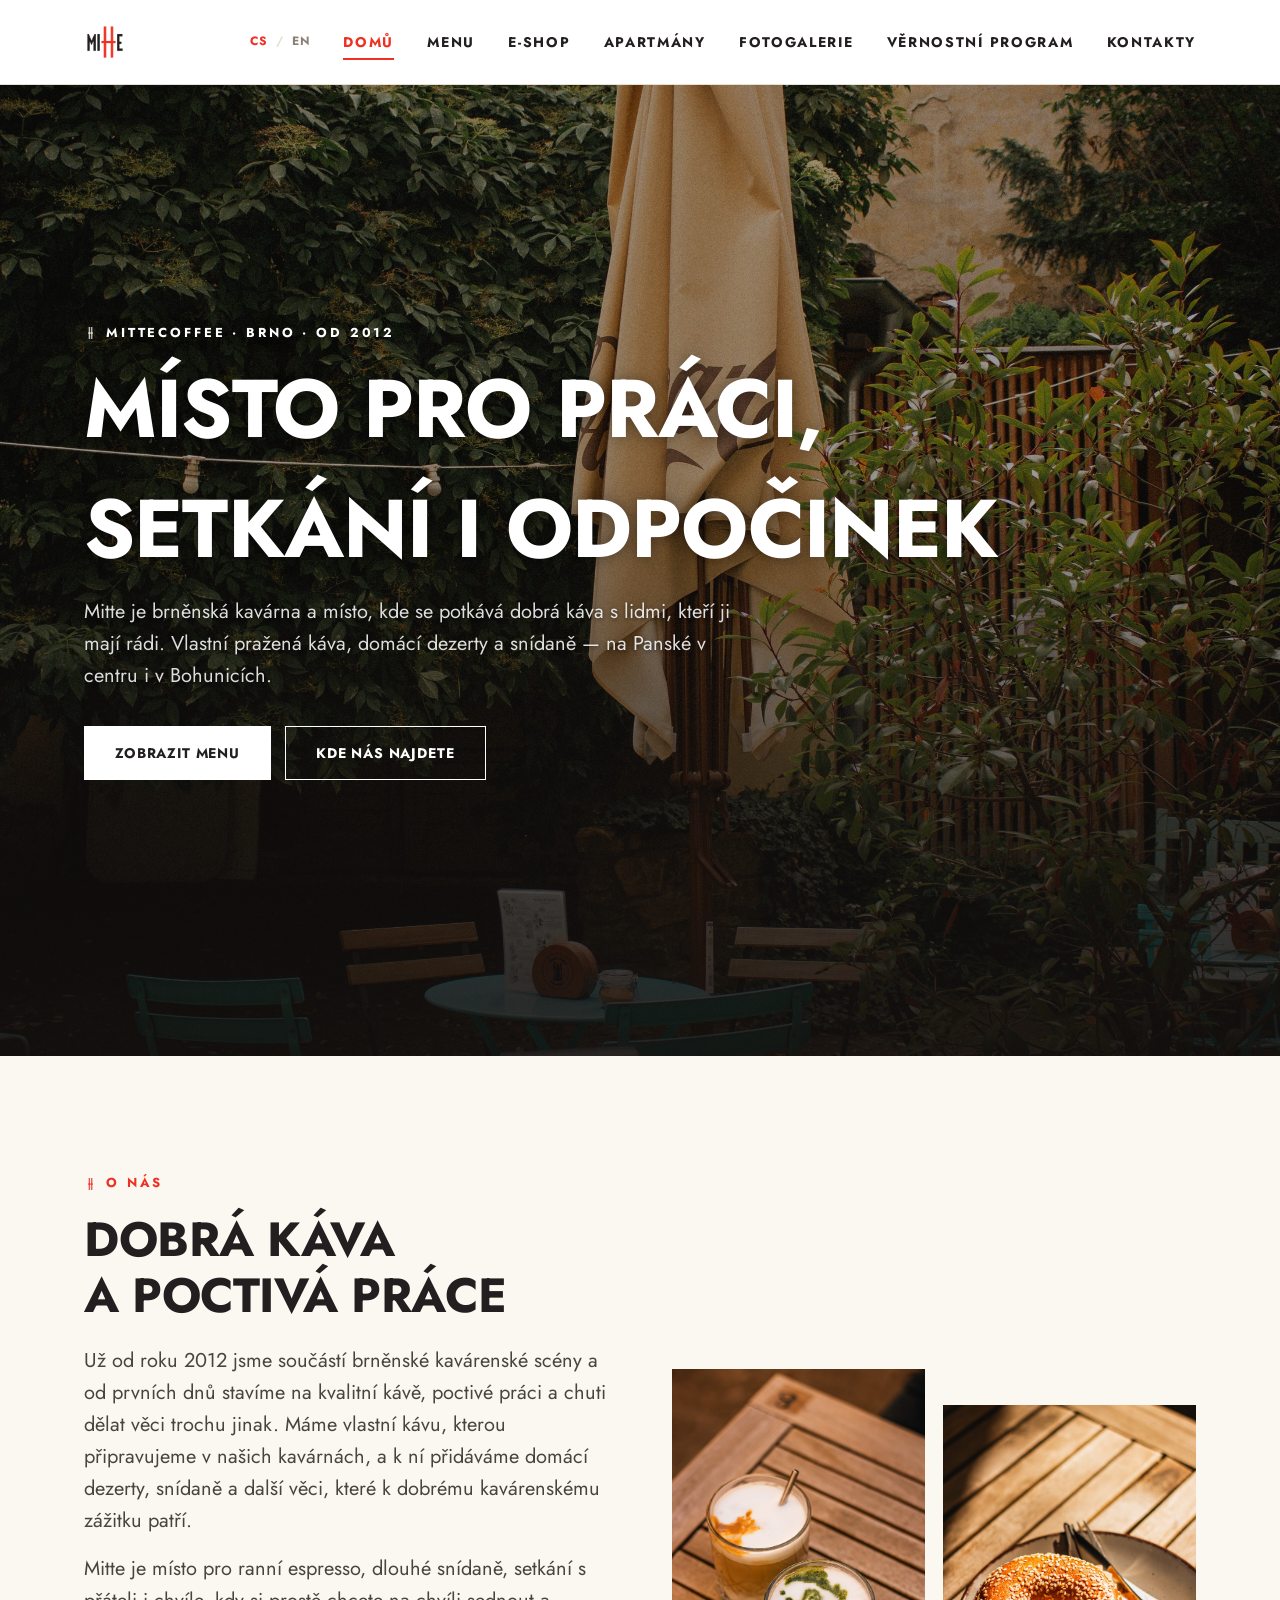
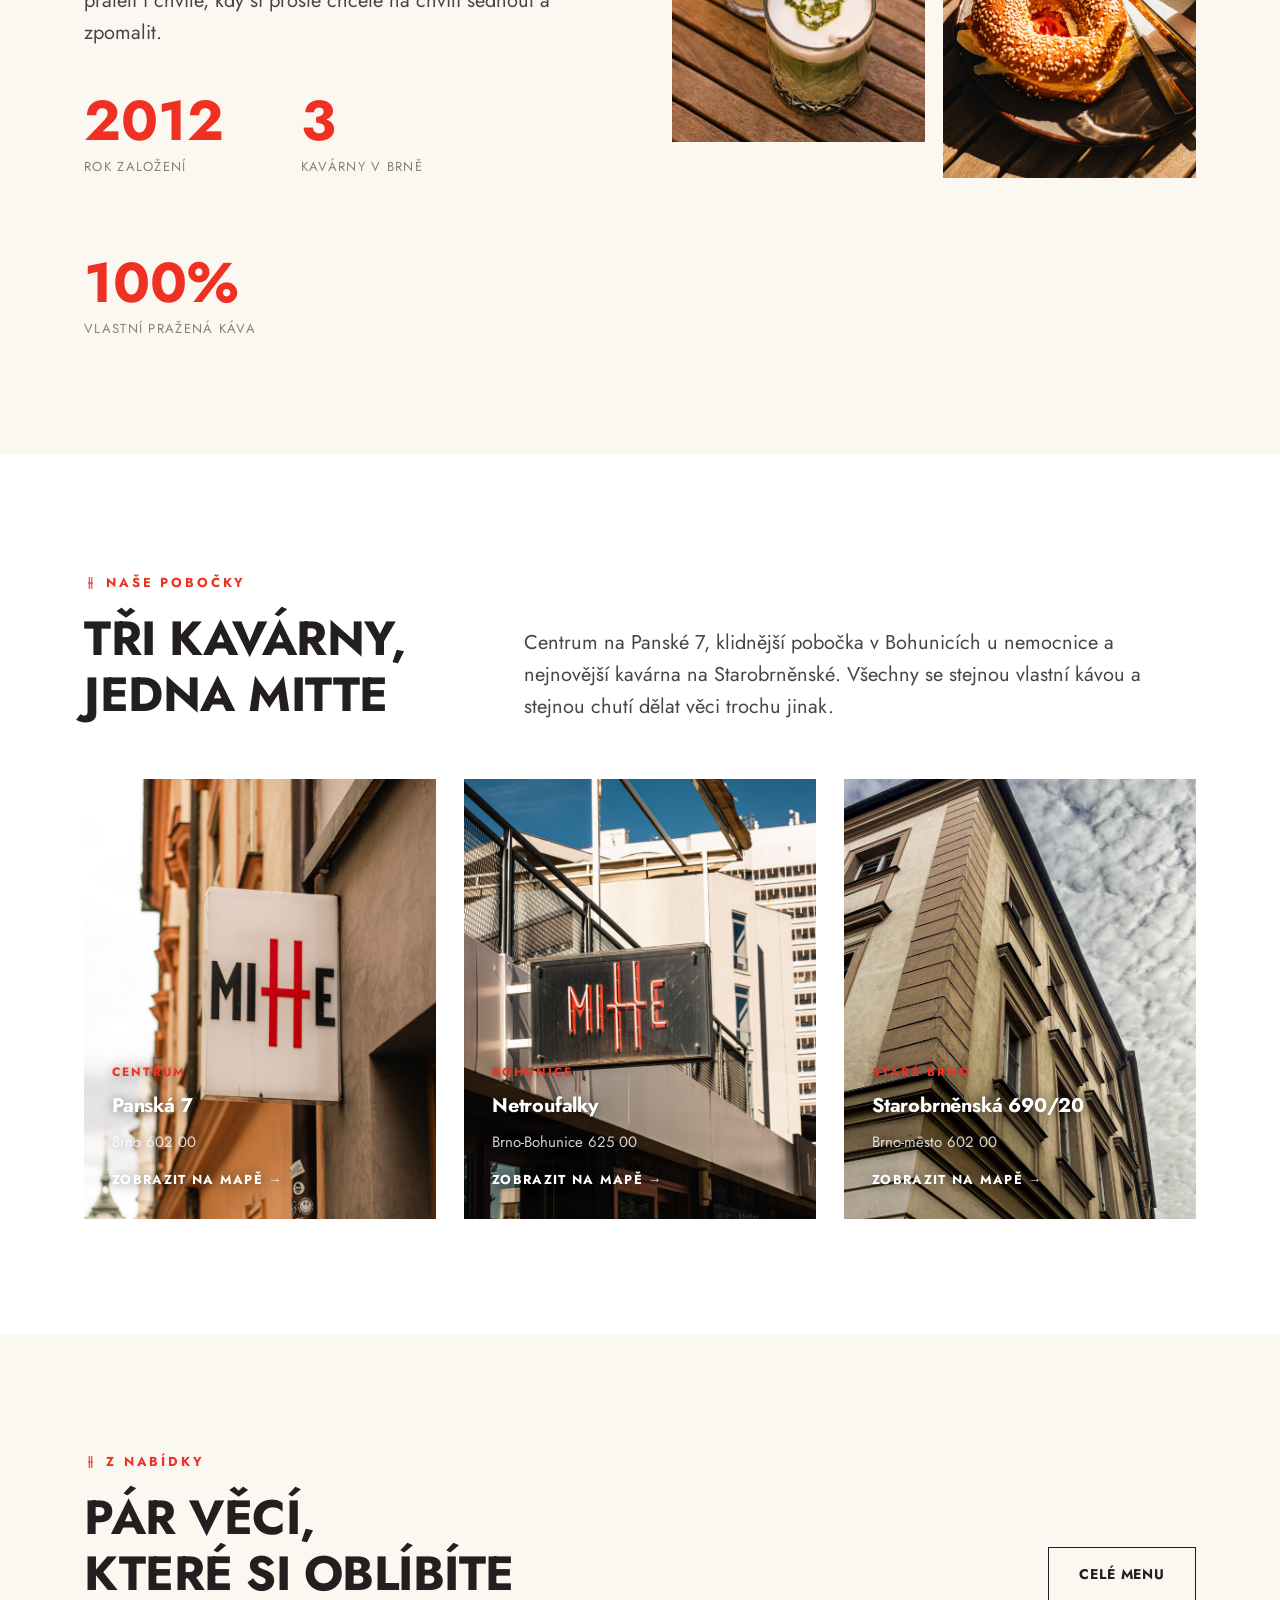
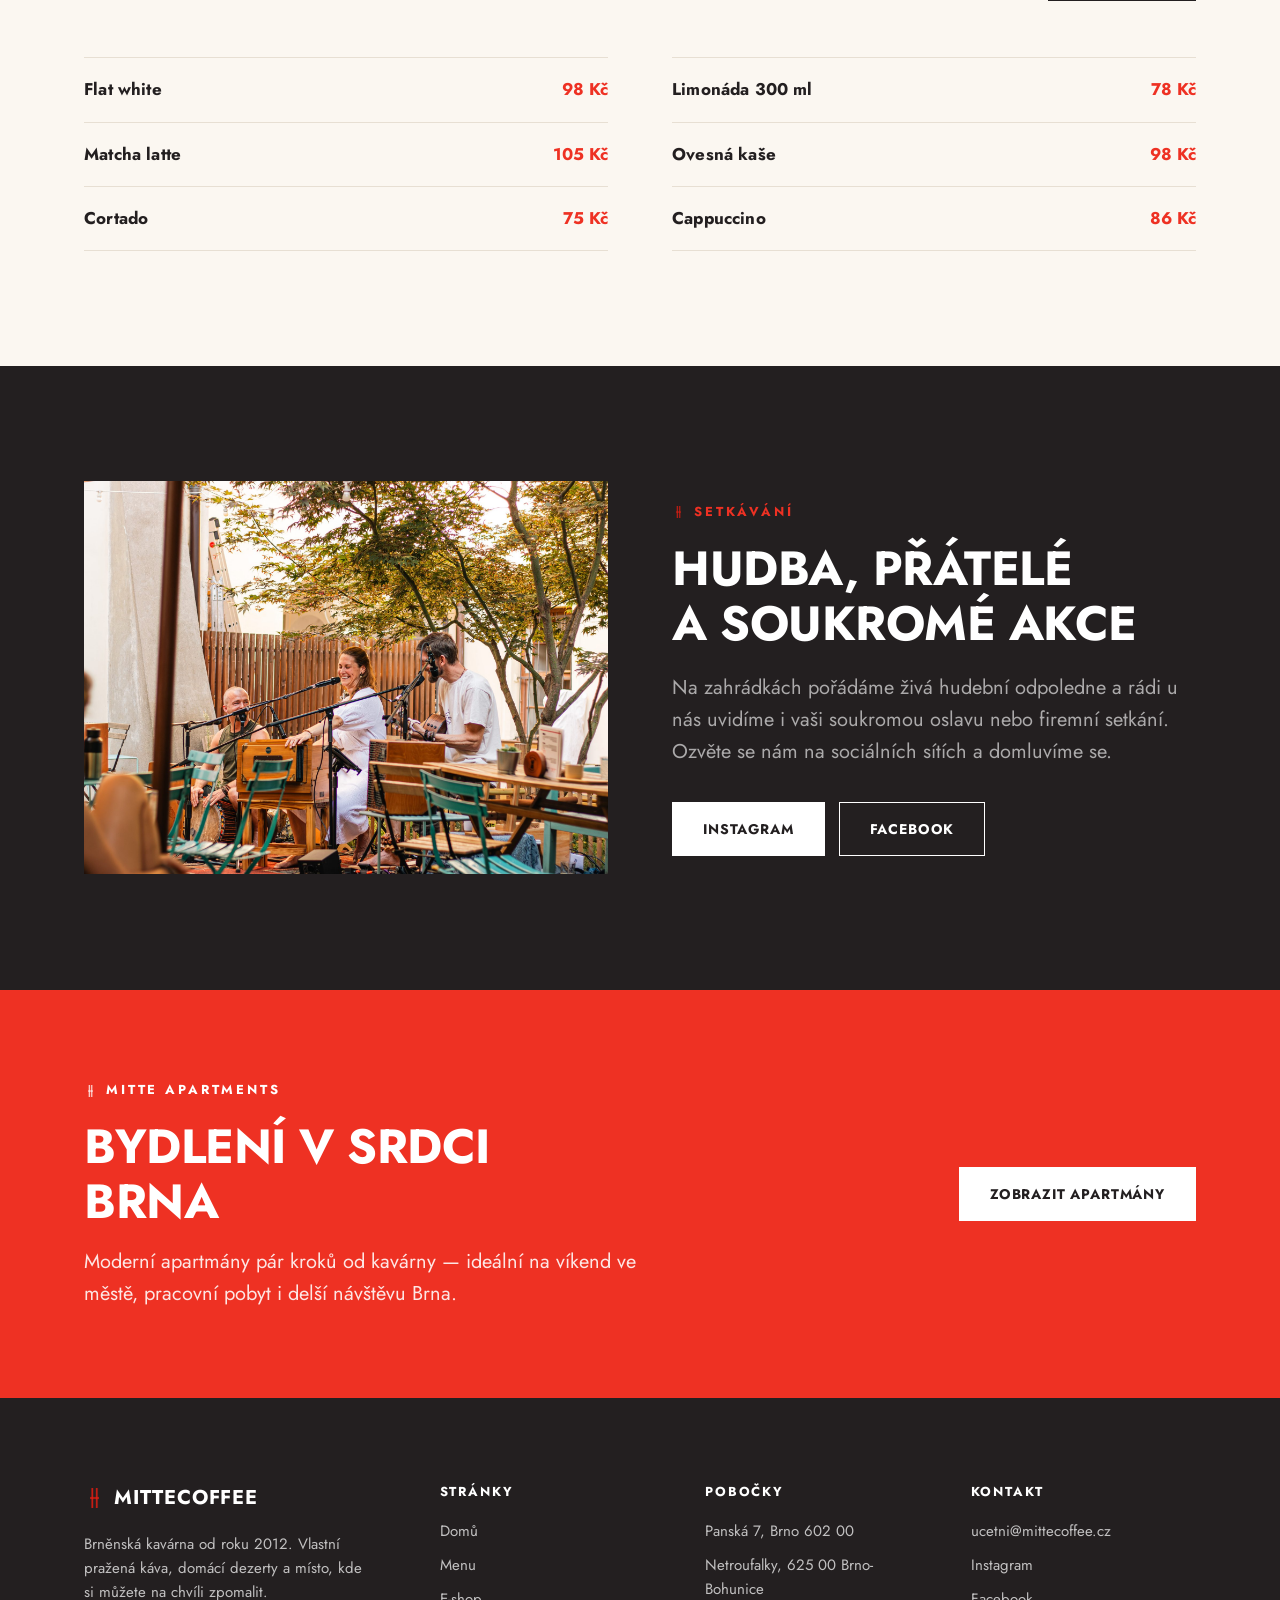
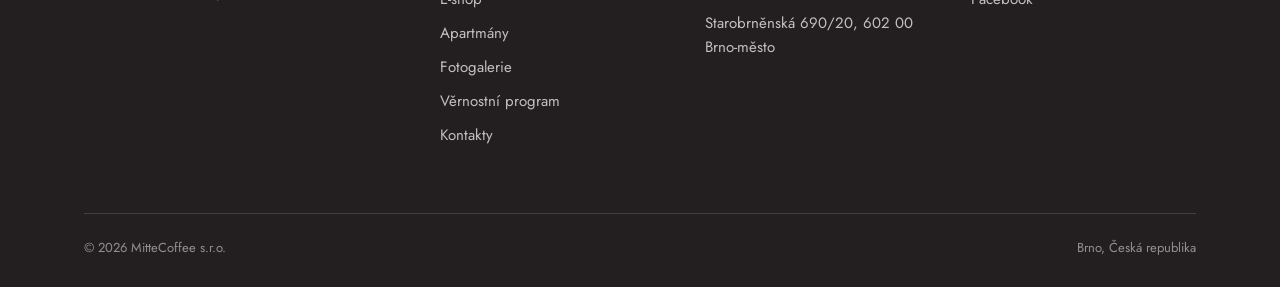
<file: index.html>
<!doctype html>
<html lang="cs">
<head>
<meta charset="UTF-8">
<meta name="viewport" content="width=device-width, initial-scale=1">
<title>MitteCoffee — kavárna v centru Brna | Panská 7 &amp; Bohunice</title>
<meta name="description" content="MitteCoffee je brněnská kavárna od roku 2012. Vlastní pražená káva, domácí dezerty a snídaně na Panské 7 v centru Brna, v Bohunicích u nemocnice a na Starobrněnské.">
<link rel="canonical" href="https://www.mitte.cz/">
<link rel="alternate" hreflang="cs" href="https://www.mitte.cz/">
<link rel="alternate" hreflang="en" href="https://www.mitte.cz/en/index.html">
<link rel="alternate" hreflang="x-default" href="https://www.mitte.cz/">
<link rel="preconnect" href="https://fonts.googleapis.com">
<link rel="preconnect" href="https://fonts.gstatic.com" crossorigin>
<link href="https://fonts.googleapis.com/css2?family=Jost:wght@400;700&display=swap" rel="stylesheet">
<link rel="stylesheet" href="assets/css/style.css">
</head>
<body>

<header class="site-header">
  <div class="wrap">
    <a href="index.html" class="logo"><img src="assets/img/brand/logo_mitte.png" alt="MitteCoffee"></a>
    <div class="nav-right">
      <div class="lang-switch"><a href="#" aria-current="true">CS</a><span class="sep">/</span><a href="en/index.html">EN</a></div>
      <button class="nav-toggle" aria-label="Otevřít menu" aria-expanded="false">
        <svg viewBox="0 0 24 24" fill="none" stroke="currentColor" stroke-width="2"><path d="M3 6h18M3 12h18M3 18h18"/></svg>
      </button>
      <nav class="main-nav">
        <ul>
          <li><a href="index.html" aria-current="page">Domů</a></li>
          <li><a href="menu.html">Menu</a></li>
          <li><a href="eshop.html">E-shop</a></li>
          <li><a href="apartments.html">Apartmány</a></li>
          <li><a href="gallery.html">Fotogalerie</a></li>
          <li><a href="club.html">Věrnostní program</a></li>
          <li><a href="contacts.html">Kontakty</a></li>
        </ul>
      </nav>
    </div>
  </div>
</header>

<main>

  <section class="hero">
    <img src="assets/img/hero/home-hero.jpg" alt="Zahrádka kavárny MitteCoffee v centru Brna, dřevěné stoly a tyrkysové židle mezi zelení">
    <div class="hero-inner wrap">
      <span class="eyebrow"><span class="mark"></span>MitteCoffee · Brno · od 2012</span>
      <h1 class="display hero-h1"><span class="line">Místo pro práci,</span><span class="line">setkání i odpočinek</span></h1>
      <p class="lede">Mitte je brněnská kavárna a místo, kde se potkává dobrá káva s lidmi, kteří ji mají rádi. Vlastní pražená káva, domácí dezerty a snídaně — na Panské v centru i v Bohunicích.</p>
      <div class="hero-cta">
        <a href="menu.html" class="btn on-dark">Zobrazit menu</a>
        <a href="contacts.html" class="btn ghost" style="border-color:#fff;color:#fff;">Kde nás najdete</a>
      </div>
    </div>
  </section>

  <section class="section-cream">
    <div class="wrap">
      <div class="grid grid-2" style="align-items:center; gap:64px;">
        <div data-reveal>
          <span class="eyebrow"><span class="mark"></span>O nás</span>
          <h2 class="display" style="margin-top:14px;">Dobrá káva<br>a poctivá práce</h2>
          <p class="lede" style="margin-top:22px;">Už od roku 2012 jsme součástí brněnské kavárenské scény a od prvních dnů stavíme na kvalitní kávě, poctivé práci a chuti dělat věci trochu jinak. Máme vlastní kávu, kterou připravujeme v našich kavárnách, a k ní přidáváme domácí dezerty, snídaně a další věci, které k dobrému kavárenskému zážitku patří.</p>
          <p class="lede" style="margin-top:16px;">Mitte je místo pro ranní espresso, dlouhé snídaně, setkání s přáteli i chvíle, kdy si prostě chcete na chvíli sednout a zpomalit.</p>
          <div class="stat-row" style="margin-top:44px;">
            <div class="stat"><div class="num">2012</div><div class="label">Rok založení</div></div>
            <div class="stat"><div class="num">3</div><div class="label">Kavárny v Brně</div></div>
            <div class="stat"><div class="num">100%</div><div class="label">Vlastní pražená káva</div></div>
          </div>
        </div>
        <div class="grid grid-2" style="gap:18px;" data-reveal>
          <img src="assets/img/hero/home-drink.jpg" alt="Matcha latte a další káva v MitteCoffee" style="aspect-ratio:3/4; object-fit:cover; height:100%;">
          <img src="assets/img/hero/home-food.jpg" alt="Snídaňový bagel v MitteCoffee" style="aspect-ratio:3/4; object-fit:cover; height:100%; margin-top:36px;">
        </div>
      </div>
    </div>
  </section>

  <section>
    <div class="wrap">
      <div class="section-head" data-reveal>
        <div>
          <span class="eyebrow"><span class="mark"></span>Naše pobočky</span>
          <h2 class="display" style="margin-top:14px;">Tři kavárny,<br>jedna Mitte</h2>
        </div>
        <p class="lede">Centrum na Panské 7, klidnější pobočka v Bohunicích u nemocnice a nejnovější kavárna na Starobrněnské. Všechny se stejnou vlastní kávou a stejnou chutí dělat věci trochu jinak.</p>
      </div>
      <div class="grid grid-3" data-reveal>
        <a href="contacts.html#centrum" class="loc-card">
          <img src="assets/img/gallery/centrum/IMG_9508.jpg" alt="Interiér kavárny MitteCoffee Centrum, Panská 7">
          <span class="tag">Centrum</span>
          <h3>Panská 7</h3>
          <span class="addr">Brno 602 00</span>
          <span class="go">Zobrazit na mapě →</span>
        </a>
        <a href="contacts.html#bohunice" class="loc-card">
          <img src="assets/img/gallery/spital/IMG_9941.jpg" alt="Cedule MITTE na budově kavárny Bohunice, Netroufalky, u Nemocnice Bohunice">
          <span class="tag">Bohunice</span>
          <h3>Netroufalky</h3>
          <span class="addr">Brno-Bohunice 625 00</span>
          <span class="go">Zobrazit na mapě →</span>
        </a>
        <a href="contacts.html#starobrnenska" class="loc-card">
          <img src="assets/img/gallery/starobrnenska/IMG_2099.jpg" alt="Budova kavárny MitteCoffee na Starobrněnské">
          <span class="tag">Staré Brno</span>
          <h3>Starobrněnská 690/20</h3>
          <span class="addr">Brno-město 602 00</span>
          <span class="go">Zobrazit na mapě →</span>
        </a>
      </div>
    </div>
  </section>

  <section class="section-cream">
    <div class="wrap">
      <div class="section-head" data-reveal>
        <div>
          <span class="eyebrow"><span class="mark"></span>Z nabídky</span>
          <h2 class="display" style="margin-top:14px;">Pár věcí,<br>které si oblíbíte</h2>
        </div>
        <a href="menu.html" class="btn ghost">Celé menu</a>
      </div>
      <div class="grid grid-2" style="column-gap:64px;" data-reveal>
        <ul class="item-list">
          <li class="item-card"><span class="name">Flat white</span><span class="price">98 Kč</span></li>
          <li class="item-card"><span class="name">Matcha latte</span><span class="price">105 Kč</span></li>
          <li class="item-card"><span class="name">Cortado</span><span class="price">75 Kč</span></li>
        </ul>
        <ul class="item-list">
          <li class="item-card"><span class="name">Limonáda 300 ml</span><span class="price">78 Kč</span></li>
          <li class="item-card"><span class="name">Ovesná kaše</span><span class="price">98 Kč</span></li>
          <li class="item-card"><span class="name">Cappuccino</span><span class="price">86 Kč</span></li>
        </ul>
      </div>
    </div>
  </section>

  <section class="section-ink">
    <div class="wrap">
      <div class="grid grid-2" style="align-items:center; gap:64px;">
        <img src="assets/img/hero/gallery-hero.jpg" alt="Živá hudba na zahrádce MitteCoffee" data-reveal style="aspect-ratio:4/3; object-fit:cover;">
        <div data-reveal>
          <span class="eyebrow"><span class="mark"></span>Setkávání</span>
          <h2 class="display" style="margin-top:14px; color:#fff;">Hudba, přátelé<br>a soukromé akce</h2>
          <p class="lede muted" style="margin-top:20px;">Na zahrádkách pořádáme živá hudební odpoledne a rádi u nás uvidíme i vaši soukromou oslavu nebo firemní setkání. Ozvěte se nám na sociálních sítích a domluvíme se.</p>
          <div class="hero-cta">
            <a href="https://www.instagram.com/mittecoffee.brno/" target="_blank" rel="noopener" class="btn on-dark">Instagram</a>
            <a href="https://www.facebook.com/profile.php?id=61590465910133" target="_blank" rel="noopener" class="btn ghost" style="border-color:#fff;color:#fff;">Facebook</a>
          </div>
        </div>
      </div>
    </div>
  </section>

  <section class="promo">
    <div class="wrap promo-inner">
      <div data-reveal>
        <span class="eyebrow" style="color:#fff;"><span class="mark" style="filter:brightness(0) invert(1);"></span>Mitte Apartments</span>
        <h2 class="display" style="margin-top:14px;">Bydlení v srdci<br>Brna</h2>
        <p class="lede" style="margin-top:16px; max-width:46ch;">Moderní apartmány pár kroků od kavárny — ideální na víkend ve městě, pracovní pobyt i delší návštěvu Brna.</p>
      </div>
      <a href="apartments.html" class="btn on-dark">Zobrazit apartmány</a>
    </div>
  </section>

</main>

<footer class="site-footer">
  <div class="wrap">
    <div class="footer-grid">
      <div>
        <div class="footer-brand"><span class="mark"></span>MitteCoffee</div>
        <p style="max-width:32ch; font-size:15px;">Brněnská kavárna od roku 2012. Vlastní pražená káva, domácí dezerty a místo, kde si můžete na chvíli zpomalit.</p>
      </div>
      <div>
        <h4>Stránky</h4>
        <ul class="footer-list">
          <li><a href="index.html">Domů</a></li>
          <li><a href="menu.html">Menu</a></li>
          <li><a href="eshop.html">E-shop</a></li>
          <li><a href="apartments.html">Apartmány</a></li>
          <li><a href="gallery.html">Fotogalerie</a></li>
          <li><a href="club.html">Věrnostní program</a></li>
          <li><a href="contacts.html">Kontakty</a></li>
        </ul>
      </div>
      <div>
        <h4>Pobočky</h4>
        <ul class="footer-list">
          <li>Panská 7, Brno 602 00</li>
          <li>Netroufalky, 625 00 Brno-Bohunice</li>
          <li>Starobrněnská 690/20, 602 00 Brno-město</li>
        </ul>
      </div>
      <div>
        <h4>Kontakt</h4>
        <ul class="footer-list">
          <li><a href="mailto:ucetni@mittecoffee.cz">ucetni@mittecoffee.cz</a></li>
          <li><a href="https://www.instagram.com/mittecoffee.brno/" target="_blank" rel="noopener">Instagram</a></li>
          <li><a href="https://www.facebook.com/profile.php?id=61590465910133" target="_blank" rel="noopener">Facebook</a></li>
        </ul>
      </div>
    </div>
    <div class="footer-bottom">
      <span>© <span data-year>2026</span> MitteCoffee s.r.o.</span>
      <span>Brno, Česká republika</span>
    </div>
  </div>
</footer>

<script src="assets/js/main.js"></script>
</body>
</html>
</file>
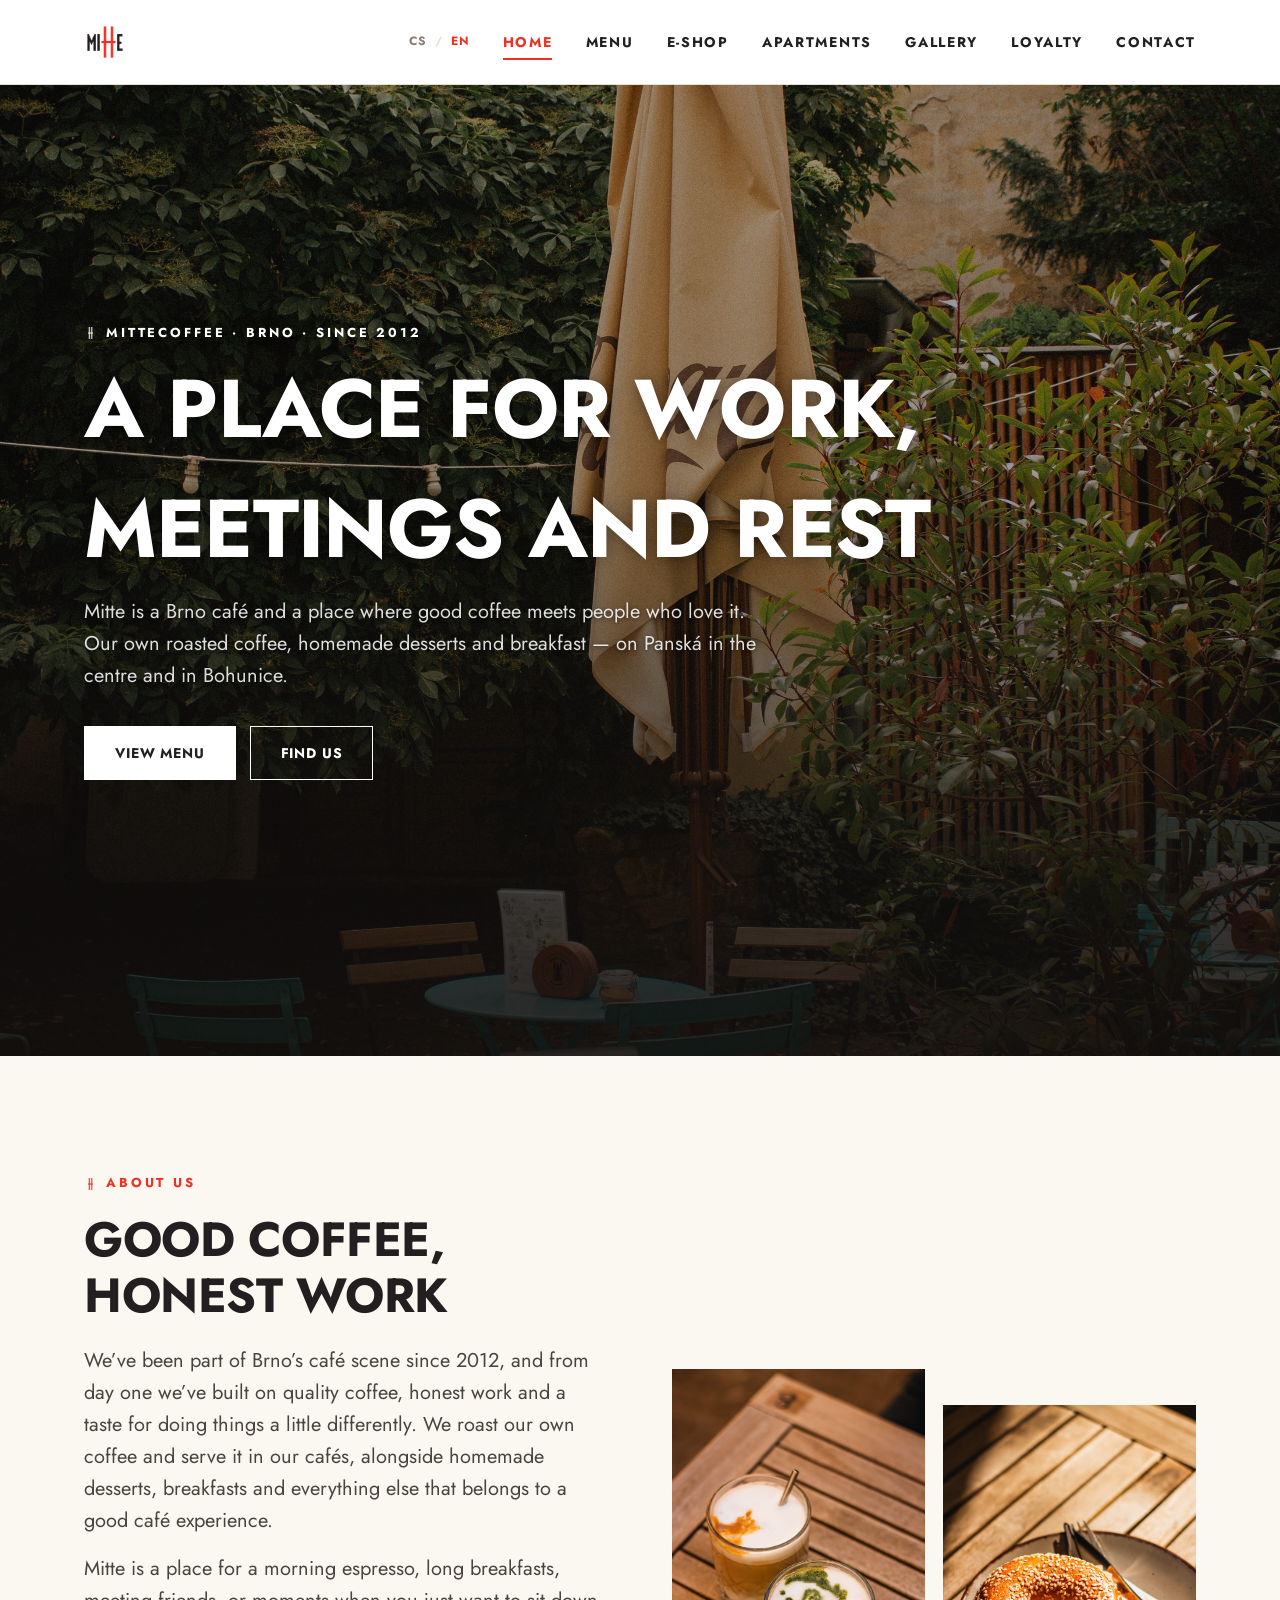
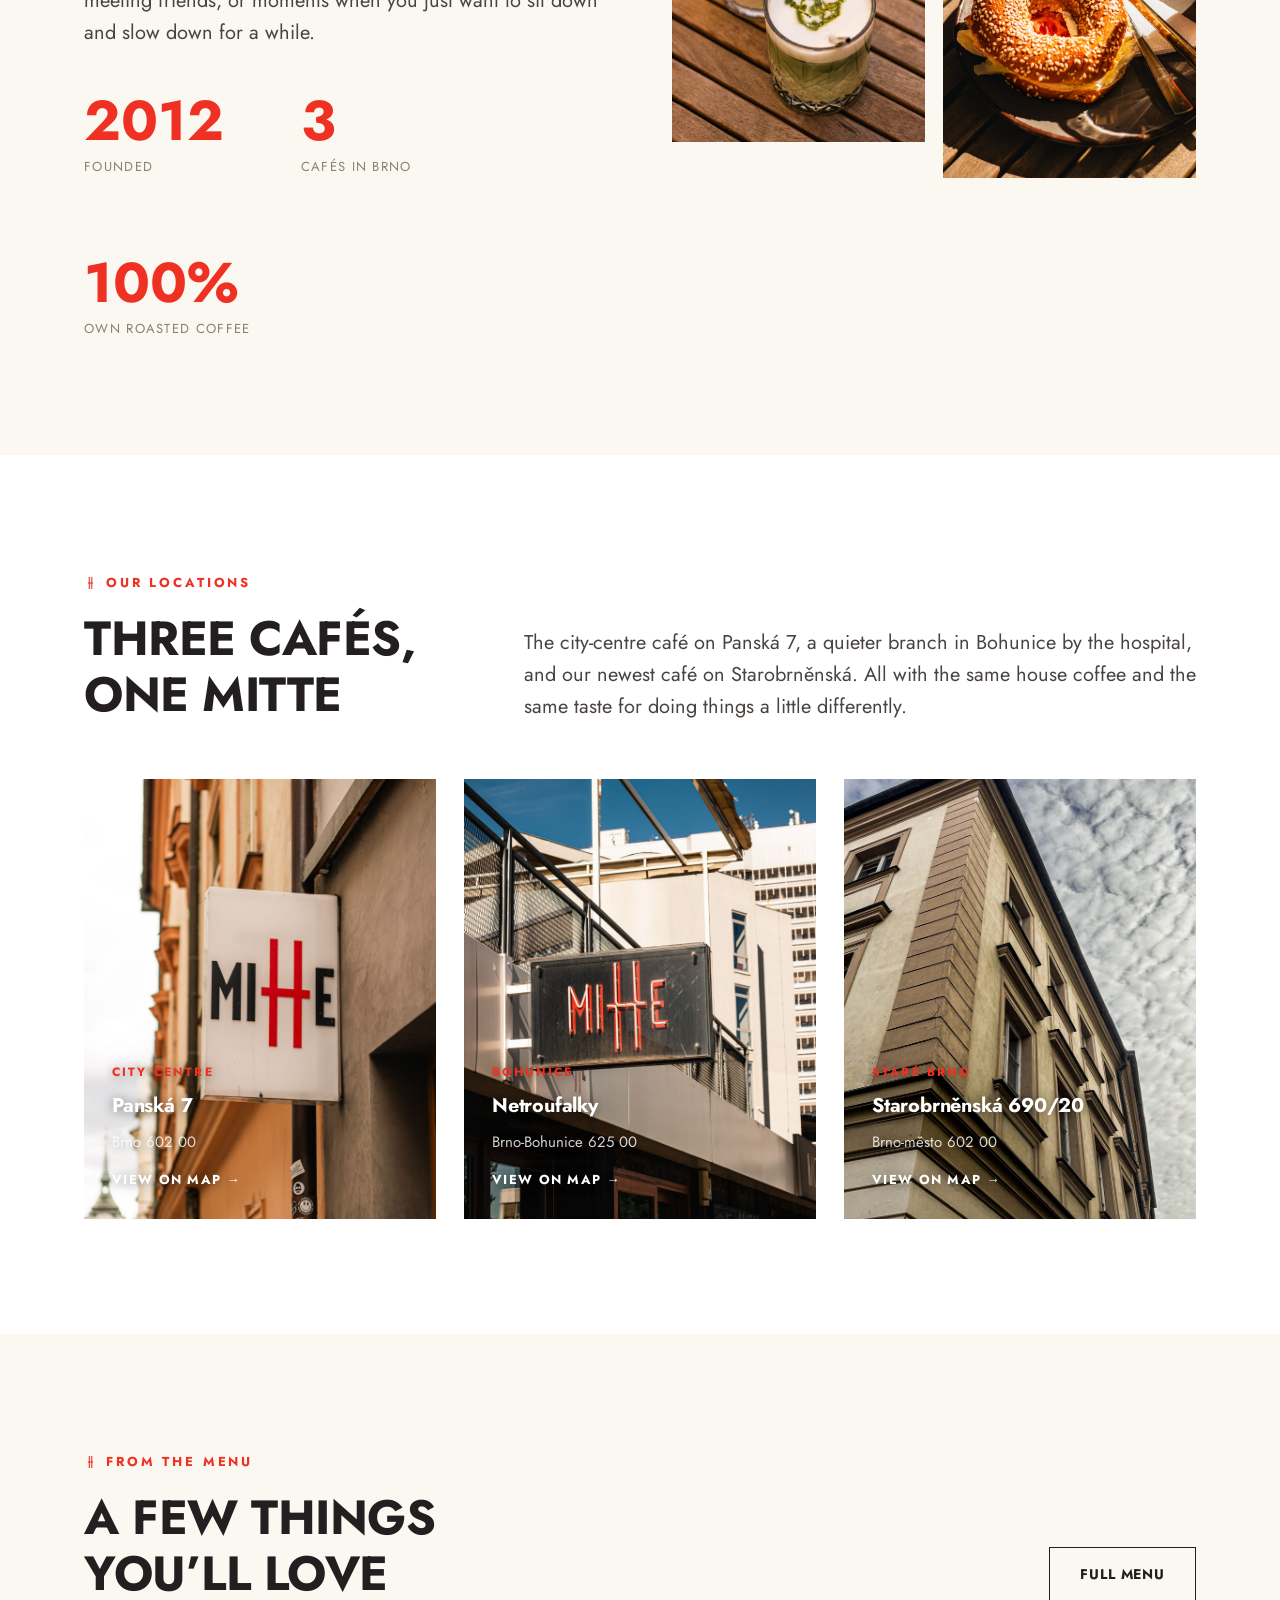
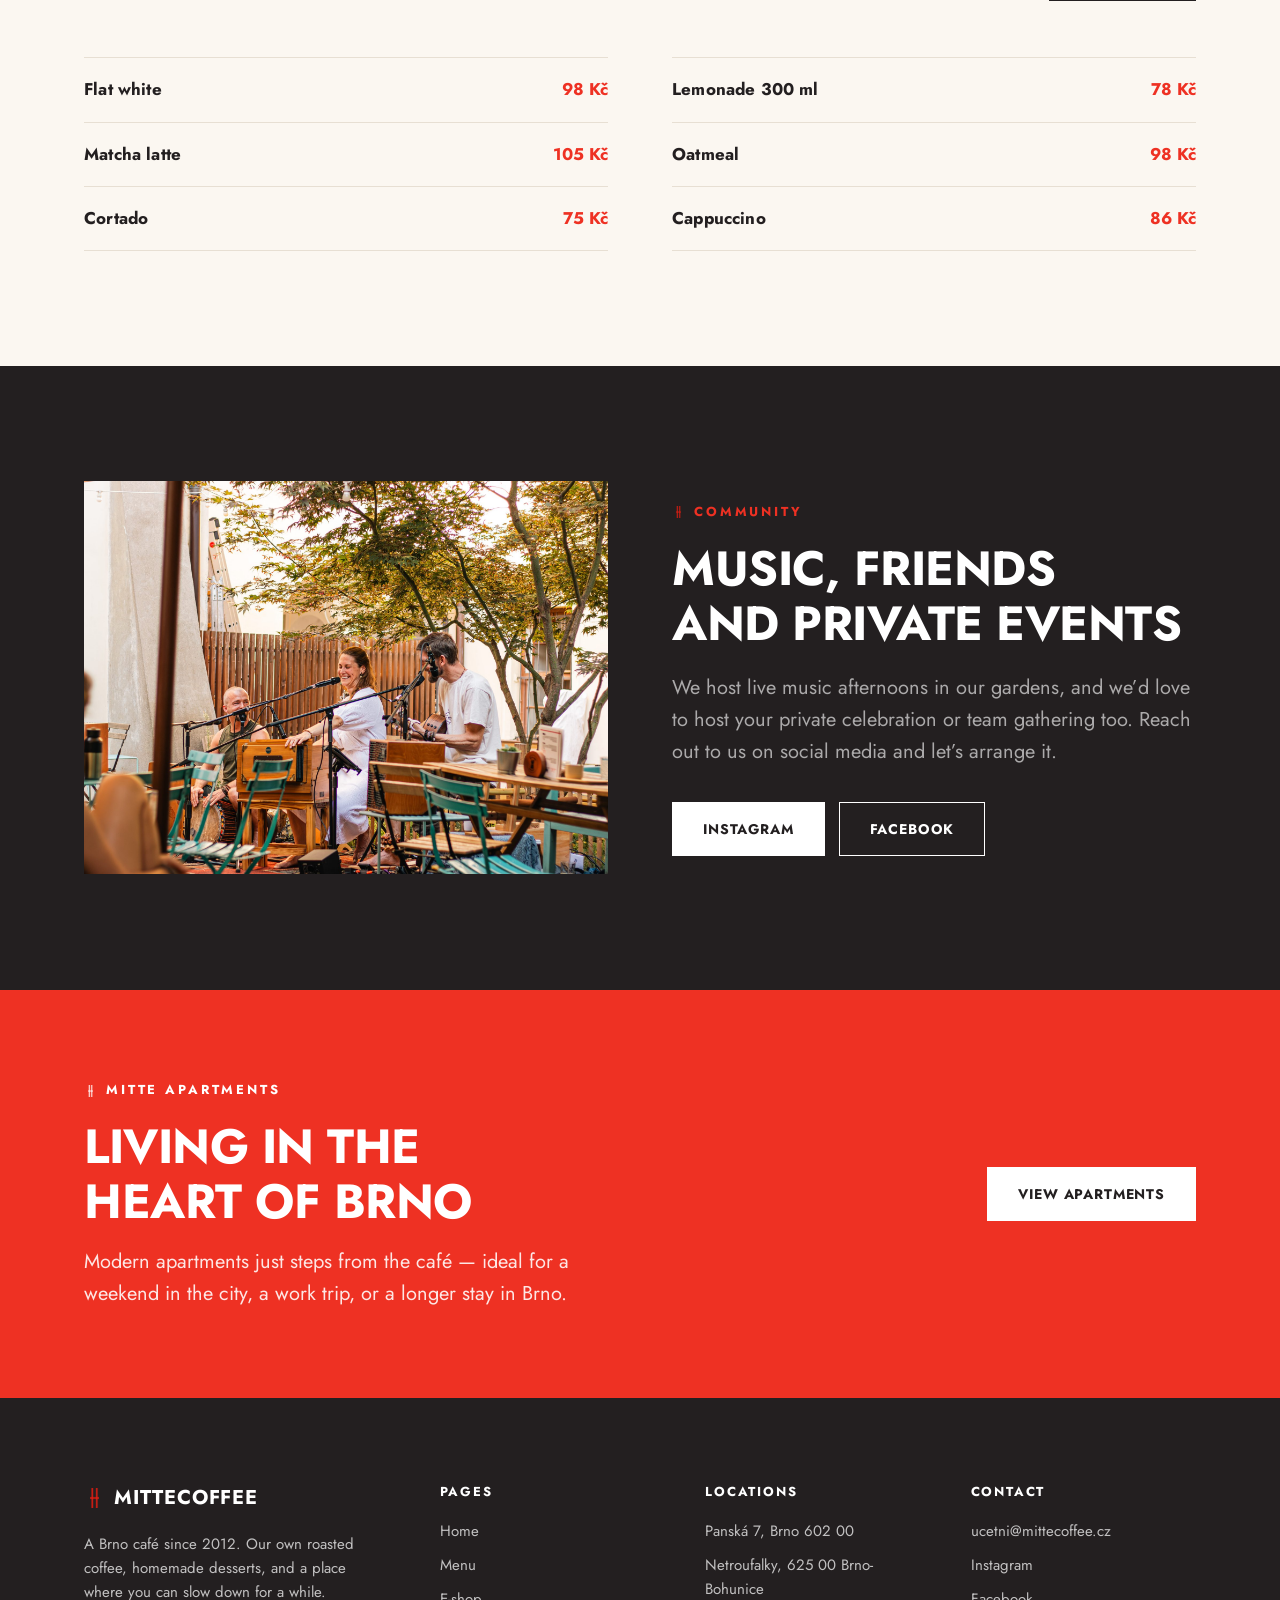
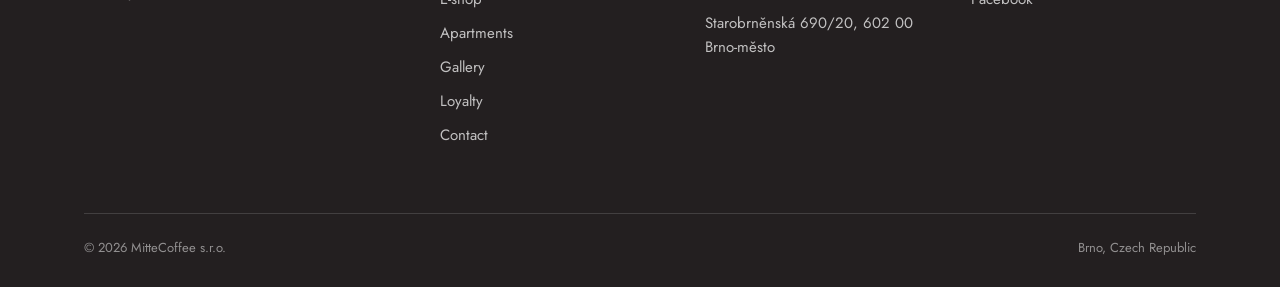
<file: en/index.html>
<!doctype html>
<html lang="en">
<head>
<meta charset="UTF-8">
<meta name="viewport" content="width=device-width, initial-scale=1">
<title>MitteCoffee — café in central Brno | Panská 7 &amp; Bohunice</title>
<meta name="description" content="MitteCoffee is a Brno café since 2012. Our own roasted coffee, homemade desserts and breakfast on Panská 7 in central Brno, in Bohunice by the hospital, and on Starobrněnská.">
<link rel="canonical" href="https://www.mitte.cz/en/index.html">
<link rel="alternate" hreflang="cs" href="https://www.mitte.cz/">
<link rel="alternate" hreflang="en" href="https://www.mitte.cz/en/index.html">
<link rel="alternate" hreflang="x-default" href="https://www.mitte.cz/">
<link rel="preconnect" href="https://fonts.googleapis.com">
<link rel="preconnect" href="https://fonts.gstatic.com" crossorigin>
<link href="https://fonts.googleapis.com/css2?family=Jost:wght@400;700&display=swap" rel="stylesheet">
<link rel="stylesheet" href="../assets/css/style.css">
</head>
<body>

<header class="site-header">
  <div class="wrap">
    <a href="index.html" class="logo"><img src="../assets/img/brand/logo_mitte.png" alt="MitteCoffee"></a>
    <div class="nav-right">
      <div class="lang-switch"><a href="../index.html">CS</a><span class="sep">/</span><a href="#" aria-current="true">EN</a></div>
      <button class="nav-toggle" aria-label="Open menu" aria-expanded="false">
        <svg viewBox="0 0 24 24" fill="none" stroke="currentColor" stroke-width="2"><path d="M3 6h18M3 12h18M3 18h18"/></svg>
      </button>
      <nav class="main-nav">
        <ul>
          <li><a href="index.html" aria-current="page">Home</a></li>
          <li><a href="menu.html">Menu</a></li>
          <li><a href="eshop.html">E-shop</a></li>
          <li><a href="apartments.html">Apartments</a></li>
          <li><a href="gallery.html">Gallery</a></li>
          <li><a href="club.html">Loyalty</a></li>
          <li><a href="contacts.html">Contact</a></li>
        </ul>
      </nav>
    </div>
  </div>
</header>

<main>

  <section class="hero">
    <img src="../assets/img/hero/home-hero.jpg" alt="Garden seating at MitteCoffee in central Brno, wooden tables and turquoise chairs among greenery">
    <div class="hero-inner wrap">
      <span class="eyebrow"><span class="mark"></span>MitteCoffee · Brno · since 2012</span>
      <h1 class="display hero-h1"><span class="line">A place for work,</span><span class="line">meetings and rest</span></h1>
      <p class="lede">Mitte is a Brno café and a place where good coffee meets people who love it. Our own roasted coffee, homemade desserts and breakfast — on Panská in the centre and in Bohunice.</p>
      <div class="hero-cta">
        <a href="menu.html" class="btn on-dark">View menu</a>
        <a href="contacts.html" class="btn ghost" style="border-color:#fff;color:#fff;">Find us</a>
      </div>
    </div>
  </section>

  <section class="section-cream">
    <div class="wrap">
      <div class="grid grid-2" style="align-items:center; gap:64px;">
        <div data-reveal>
          <span class="eyebrow"><span class="mark"></span>About us</span>
          <h2 class="display" style="margin-top:14px;">Good coffee,<br>honest work</h2>
          <p class="lede" style="margin-top:22px;">We&rsquo;ve been part of Brno&rsquo;s café scene since 2012, and from day one we&rsquo;ve built on quality coffee, honest work and a taste for doing things a little differently. We roast our own coffee and serve it in our cafés, alongside homemade desserts, breakfasts and everything else that belongs to a good café experience.</p>
          <p class="lede" style="margin-top:16px;">Mitte is a place for a morning espresso, long breakfasts, meeting friends, or moments when you just want to sit down and slow down for a while.</p>
          <div class="stat-row" style="margin-top:44px;">
            <div class="stat"><div class="num">2012</div><div class="label">Founded</div></div>
            <div class="stat"><div class="num">3</div><div class="label">Cafés in Brno</div></div>
            <div class="stat"><div class="num">100%</div><div class="label">Own roasted coffee</div></div>
          </div>
        </div>
        <div class="grid grid-2" style="gap:18px;" data-reveal>
          <img src="../assets/img/hero/home-drink.jpg" alt="Matcha latte and coffee at MitteCoffee" style="aspect-ratio:3/4; object-fit:cover; height:100%;">
          <img src="../assets/img/hero/home-food.jpg" alt="Breakfast bagel at MitteCoffee" style="aspect-ratio:3/4; object-fit:cover; height:100%; margin-top:36px;">
        </div>
      </div>
    </div>
  </section>

  <section>
    <div class="wrap">
      <div class="section-head" data-reveal>
        <div>
          <span class="eyebrow"><span class="mark"></span>Our locations</span>
          <h2 class="display" style="margin-top:14px;">Three cafés,<br>one Mitte</h2>
        </div>
        <p class="lede">The city-centre café on Panská 7, a quieter branch in Bohunice by the hospital, and our newest café on Starobrněnská. All with the same house coffee and the same taste for doing things a little differently.</p>
      </div>
      <div class="grid grid-3" data-reveal>
        <a href="contacts.html#centrum" class="loc-card">
          <img src="../assets/img/gallery/centrum/IMG_9508.jpg" alt="Interior of MitteCoffee city-centre café, Panská 7">
          <span class="tag">City centre</span>
          <h3>Panská 7</h3>
          <span class="addr">Brno 602 00</span>
          <span class="go">View on map →</span>
        </a>
        <a href="contacts.html#bohunice" class="loc-card">
          <img src="../assets/img/gallery/spital/IMG_9941.jpg" alt="Moss MITTE logo on the wall of the Bohunice café, Netroufalky">
          <span class="tag">Bohunice</span>
          <h3>Netroufalky</h3>
          <span class="addr">Brno-Bohunice 625 00</span>
          <span class="go">View on map →</span>
        </a>
        <a href="contacts.html#starobrnenska" class="loc-card">
          <img src="../assets/img/gallery/starobrnenska/IMG_2099.jpg" alt="Building front of the MitteCoffee café on Starobrněnská">
          <span class="tag">Staré Brno</span>
          <h3>Starobrněnská 690/20</h3>
          <span class="addr">Brno-město 602 00</span>
          <span class="go">View on map →</span>
        </a>
      </div>
    </div>
  </section>

  <section class="section-cream">
    <div class="wrap">
      <div class="section-head" data-reveal>
        <div>
          <span class="eyebrow"><span class="mark"></span>From the menu</span>
          <h2 class="display" style="margin-top:14px;">A few things<br>you&rsquo;ll love</h2>
        </div>
        <a href="menu.html" class="btn ghost">Full menu</a>
      </div>
      <div class="grid grid-2" style="column-gap:64px;" data-reveal>
        <ul class="item-list">
          <li class="item-card"><span class="name">Flat white</span><span class="price">98 Kč</span></li>
          <li class="item-card"><span class="name">Matcha latte</span><span class="price">105 Kč</span></li>
          <li class="item-card"><span class="name">Cortado</span><span class="price">75 Kč</span></li>
        </ul>
        <ul class="item-list">
          <li class="item-card"><span class="name">Lemonade 300 ml</span><span class="price">78 Kč</span></li>
          <li class="item-card"><span class="name">Oatmeal</span><span class="price">98 Kč</span></li>
          <li class="item-card"><span class="name">Cappuccino</span><span class="price">86 Kč</span></li>
        </ul>
      </div>
    </div>
  </section>

  <section class="section-ink">
    <div class="wrap">
      <div class="grid grid-2" style="align-items:center; gap:64px;">
        <img src="../assets/img/hero/gallery-hero.jpg" alt="Live music in the MitteCoffee garden" data-reveal style="aspect-ratio:4/3; object-fit:cover;">
        <div data-reveal>
          <span class="eyebrow"><span class="mark"></span>Community</span>
          <h2 class="display" style="margin-top:14px; color:#fff;">Music, friends<br>and private events</h2>
          <p class="lede muted" style="margin-top:20px;">We host live music afternoons in our gardens, and we&rsquo;d love to host your private celebration or team gathering too. Reach out to us on social media and let&rsquo;s arrange it.</p>
          <div class="hero-cta">
            <a href="https://www.instagram.com/mittecoffee.brno/" target="_blank" rel="noopener" class="btn on-dark">Instagram</a>
            <a href="https://www.facebook.com/profile.php?id=61590465910133" target="_blank" rel="noopener" class="btn ghost" style="border-color:#fff;color:#fff;">Facebook</a>
          </div>
        </div>
      </div>
    </div>
  </section>

  <section class="promo">
    <div class="wrap promo-inner">
      <div data-reveal>
        <span class="eyebrow" style="color:#fff;"><span class="mark" style="filter:brightness(0) invert(1);"></span>Mitte Apartments</span>
        <h2 class="display" style="margin-top:14px;">Living in the<br>heart of Brno</h2>
        <p class="lede" style="margin-top:16px; max-width:46ch;">Modern apartments just steps from the café — ideal for a weekend in the city, a work trip, or a longer stay in Brno.</p>
      </div>
      <a href="apartments.html" class="btn on-dark">View apartments</a>
    </div>
  </section>

</main>

<footer class="site-footer">
  <div class="wrap">
    <div class="footer-grid">
      <div>
        <div class="footer-brand"><span class="mark"></span>MitteCoffee</div>
        <p style="max-width:32ch; font-size:15px;">A Brno café since 2012. Our own roasted coffee, homemade desserts, and a place where you can slow down for a while.</p>
      </div>
      <div>
        <h4>Pages</h4>
        <ul class="footer-list">
          <li><a href="index.html">Home</a></li>
          <li><a href="menu.html">Menu</a></li>
          <li><a href="eshop.html">E-shop</a></li>
          <li><a href="apartments.html">Apartments</a></li>
          <li><a href="gallery.html">Gallery</a></li>
          <li><a href="club.html">Loyalty</a></li>
          <li><a href="contacts.html">Contact</a></li>
        </ul>
      </div>
      <div>
        <h4>Locations</h4>
        <ul class="footer-list">
          <li>Panská 7, Brno 602 00</li>
          <li>Netroufalky, 625 00 Brno-Bohunice</li>
          <li>Starobrněnská 690/20, 602 00 Brno-město</li>
        </ul>
      </div>
      <div>
        <h4>Contact</h4>
        <ul class="footer-list">
          <li><a href="mailto:ucetni@mittecoffee.cz">ucetni@mittecoffee.cz</a></li>
          <li><a href="https://www.instagram.com/mittecoffee.brno/" target="_blank" rel="noopener">Instagram</a></li>
          <li><a href="https://www.facebook.com/profile.php?id=61590465910133" target="_blank" rel="noopener">Facebook</a></li>
        </ul>
      </div>
    </div>
    <div class="footer-bottom">
      <span>© <span data-year>2026</span> MitteCoffee s.r.o.</span>
      <span>Brno, Czech Republic</span>
    </div>
  </div>
</footer>

<script src="../assets/js/main.js"></script>
</body>
</html>
</file>
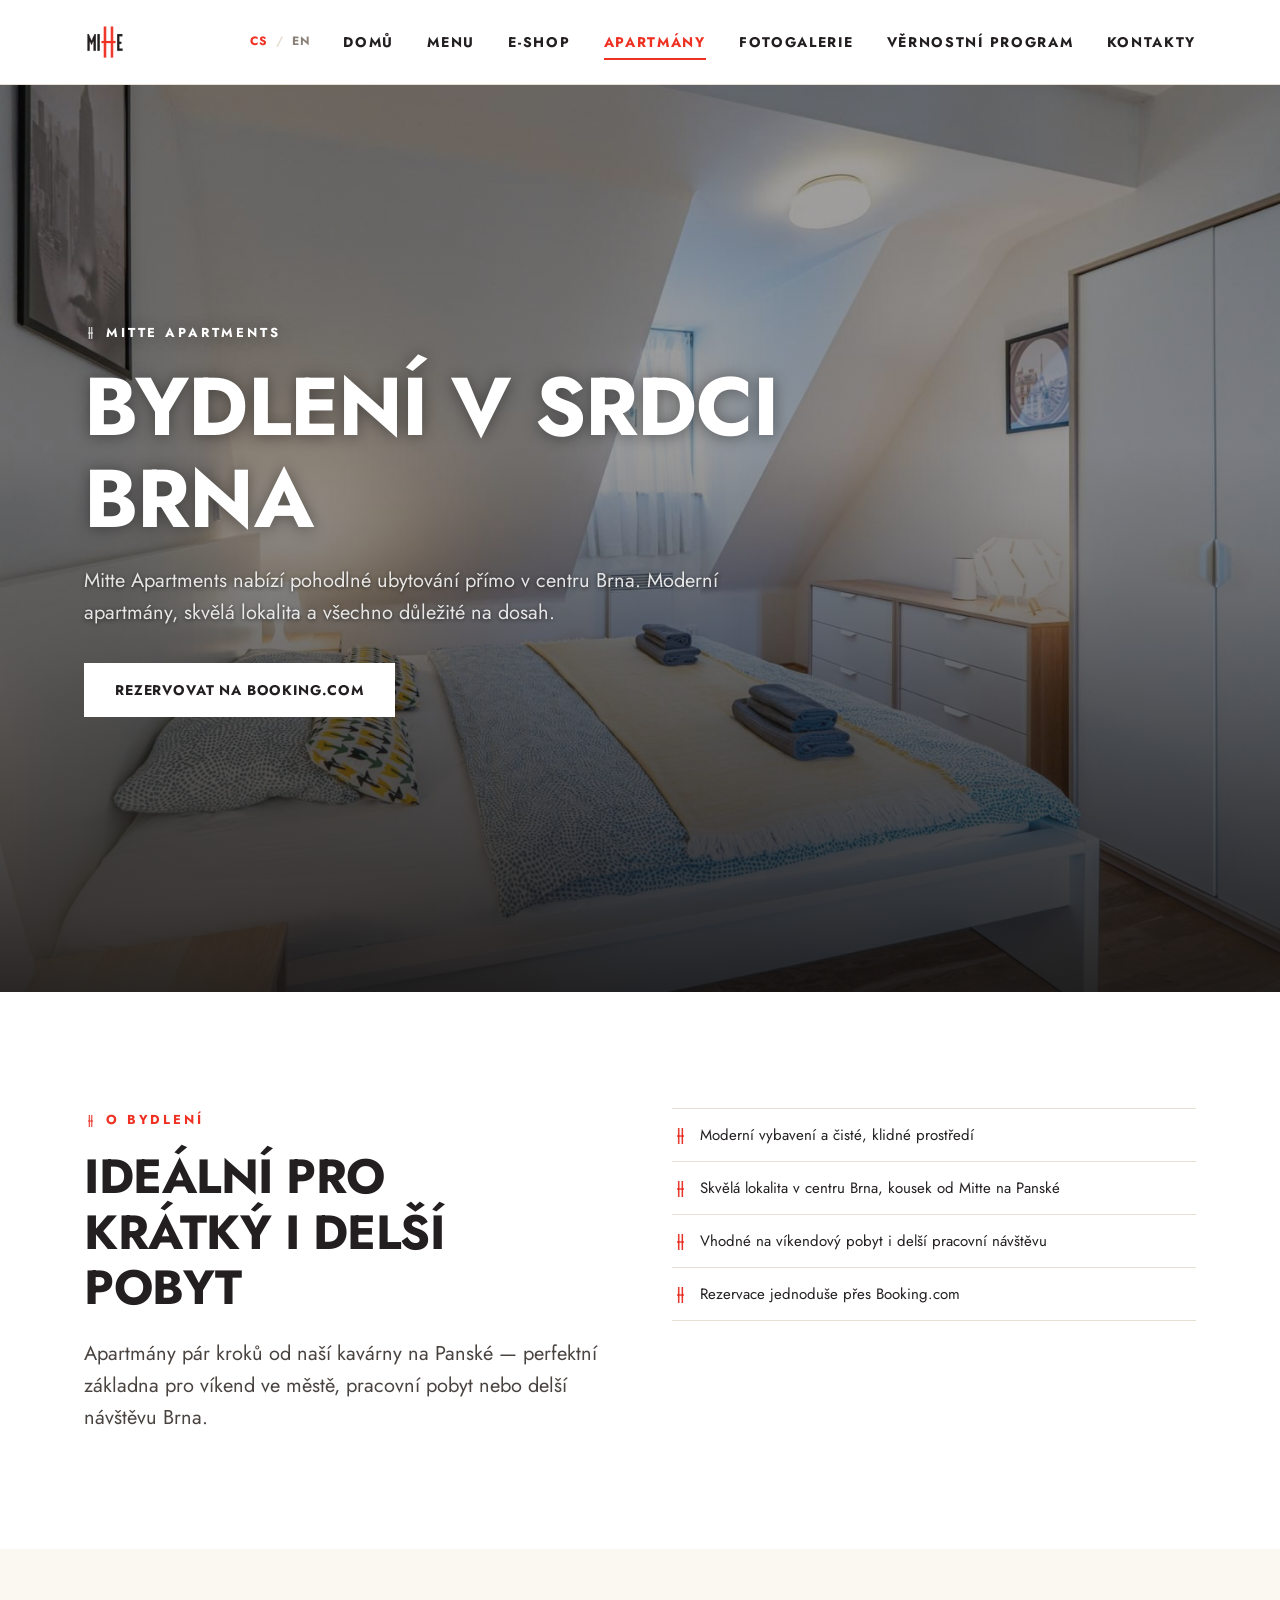
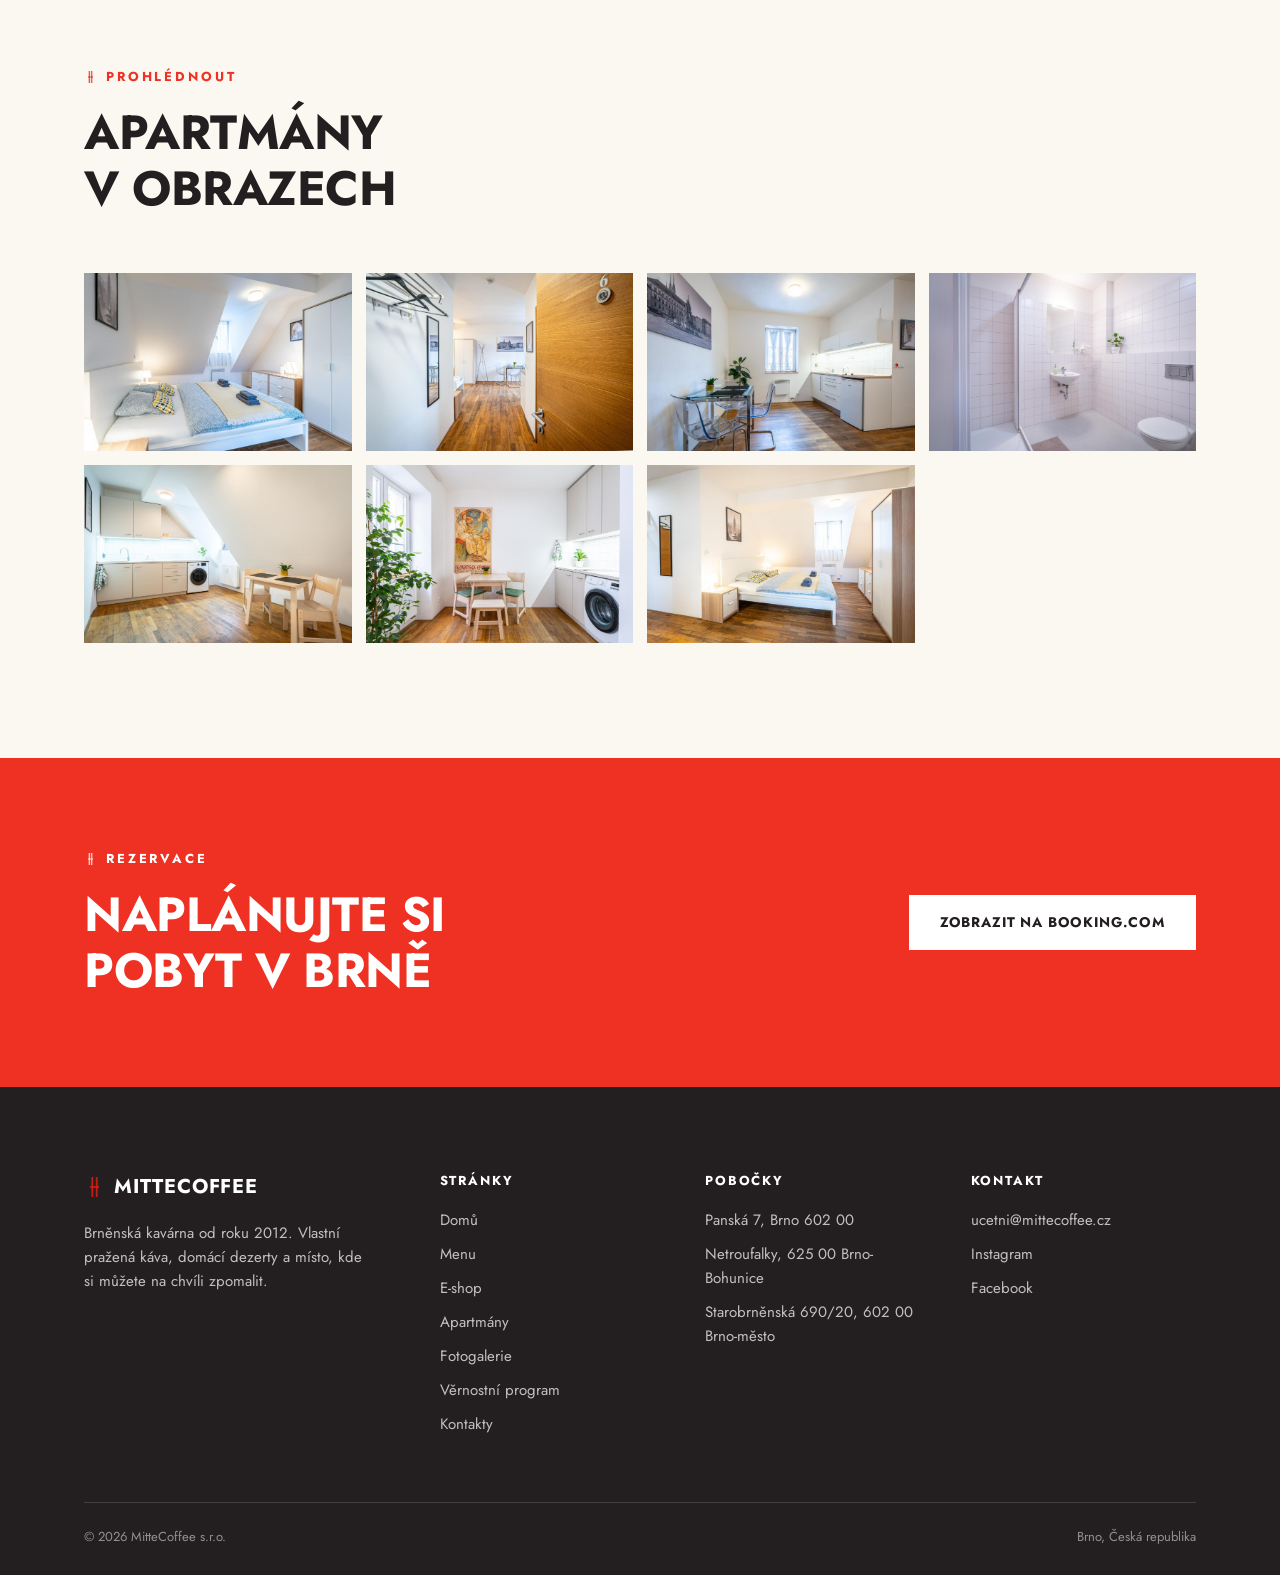
<file: apartments.html>
<!doctype html>
<html lang="cs">
<head>
<meta charset="UTF-8">
<meta name="viewport" content="width=device-width, initial-scale=1">
<title>Mitte Apartments — bydlení v srdci Brna</title>
<meta name="description" content="Mitte Apartments nabízí moderní ubytování v centru Brna. Ideální pro víkend ve městě, pracovní pobyt i delší návštěvu.">
<link rel="canonical" href="https://www.mitte.cz/apartments.html">
<link rel="alternate" hreflang="cs" href="https://www.mitte.cz/apartments.html">
<link rel="alternate" hreflang="en" href="https://www.mitte.cz/en/apartments.html">
<link rel="alternate" hreflang="x-default" href="https://www.mitte.cz/apartments.html">
<link rel="preconnect" href="https://fonts.googleapis.com">
<link rel="preconnect" href="https://fonts.gstatic.com" crossorigin>
<link href="https://fonts.googleapis.com/css2?family=Jost:wght@400;700&display=swap" rel="stylesheet">
<link rel="stylesheet" href="assets/css/style.css">
</head>
<body>

<header class="site-header">
  <div class="wrap">
    <a href="index.html" class="logo"><img src="assets/img/brand/logo_mitte.png" alt="MitteCoffee"></a>
    <div class="nav-right">
      <div class="lang-switch"><a href="#" aria-current="true">CS</a><span class="sep">/</span><a href="en/apartments.html">EN</a></div>
      <button class="nav-toggle" aria-label="Otevřít menu" aria-expanded="false">
        <svg viewBox="0 0 24 24" fill="none" stroke="currentColor" stroke-width="2"><path d="M3 6h18M3 12h18M3 18h18"/></svg>
      </button>
      <nav class="main-nav">
        <ul>
          <li><a href="index.html">Domů</a></li>
          <li><a href="menu.html">Menu</a></li>
          <li><a href="eshop.html">E-shop</a></li>
          <li><a href="apartments.html" aria-current="page">Apartmány</a></li>
          <li><a href="gallery.html">Fotogalerie</a></li>
          <li><a href="club.html">Věrnostní program</a></li>
          <li><a href="contacts.html">Kontakty</a></li>
        </ul>
      </nav>
    </div>
  </div>
</header>

<main>

  <section class="hero">
    <img src="assets/img/hero/apartments-hero.jpg" alt="Moderní ložnice v Mitte Apartments v Brně">
    <div class="hero-inner wrap">
      <span class="eyebrow"><span class="mark"></span>Mitte Apartments</span>
      <h1 class="display">Bydlení v srdci<br>Brna</h1>
      <p class="lede">Mitte Apartments nabízí pohodlné ubytování přímo v centru Brna. Moderní apartmány, skvělá lokalita a všechno důležité na dosah.</p>
      <div class="hero-cta">
        <a href="https://www.booking.com/hotel/cz/mitte-apartments.cs.html?aid=304142" target="_blank" rel="noopener" class="btn on-dark">Rezervovat na Booking.com</a>
      </div>
    </div>
  </section>

  <section>
    <div class="wrap">
      <div class="grid grid-2" style="align-items:flex-start; gap:64px;">
        <div data-reveal>
          <span class="eyebrow"><span class="mark"></span>O bydlení</span>
          <h2 class="display" style="margin-top:14px;">Ideální pro<br>krátký i delší pobyt</h2>
          <p class="lede" style="margin-top:22px;">Apartmány pár kroků od naší kavárny na Panské — perfektní základna pro víkend ve městě, pracovní pobyt nebo delší návštěvu Brna.</p>
        </div>
        <ul class="amenity-list" data-reveal>
          <li><span class="mark"></span><span>Moderní vybavení a čisté, klidné prostředí</span></li>
          <li><span class="mark"></span><span>Skvělá lokalita v centru Brna, kousek od Mitte na Panské</span></li>
          <li><span class="mark"></span><span>Vhodné na víkendový pobyt i delší pracovní návštěvu</span></li>
          <li><span class="mark"></span><span>Rezervace jednoduše přes Booking.com</span></li>
        </ul>
      </div>
    </div>
  </section>

  <section class="section-cream">
    <div class="wrap">
      <div class="section-head" data-reveal>
        <div>
          <span class="eyebrow"><span class="mark"></span>Prohlédnout</span>
          <h2 class="display" style="margin-top:14px;">Apartmány<br>v obrazech</h2>
        </div>
      </div>
      <div class="photo-grid" data-reveal>
        <figure><img src="assets/img/apartments/PHOTO-2026-04-15-15-03-56-10.jpg" alt="Ložnice v Mitte Apartments"></figure>
        <figure><img src="assets/img/apartments/PHOTO-2026-04-15-15-03-56-11.jpg" alt="Interiér Mitte Apartments"></figure>
        <figure><img src="assets/img/apartments/PHOTO-2026-04-15-15-03-56-12.jpg" alt="Obytný prostor Mitte Apartments"></figure>
        <figure><img src="assets/img/apartments/PHOTO-2026-04-15-15-03-56-14.jpg" alt="Detail zařízení Mitte Apartments"></figure>
        <figure><img src="assets/img/apartments/PHOTO-2026-04-15-15-03-57-10.jpg" alt="Koupelna Mitte Apartments"></figure>
        <figure><img src="assets/img/apartments/PHOTO-2026-04-15-15-03-57-3.jpg" alt="Kuchyňský kout Mitte Apartments"></figure>
        <figure><img src="assets/img/apartments/PHOTO-2026-04-15-15-03-57-6.jpg" alt="Koupelna s umyvadlem, Mitte Apartments"></figure>
      </div>
    </div>
  </section>

  <section class="promo">
    <div class="wrap promo-inner">
      <div data-reveal>
        <span class="eyebrow" style="color:#fff;"><span class="mark" style="filter:brightness(0) invert(1);"></span>Rezervace</span>
        <h2 class="display" style="margin-top:14px;">Naplánujte si<br>pobyt v Brně</h2>
      </div>
      <a href="https://www.booking.com/hotel/cz/mitte-apartments.cs.html?aid=304142" target="_blank" rel="noopener" class="btn on-dark">Zobrazit na Booking.com</a>
    </div>
  </section>

</main>

<footer class="site-footer">
  <div class="wrap">
    <div class="footer-grid">
      <div>
        <div class="footer-brand"><span class="mark"></span>MitteCoffee</div>
        <p style="max-width:32ch; font-size:15px;">Brněnská kavárna od roku 2012. Vlastní pražená káva, domácí dezerty a místo, kde si můžete na chvíli zpomalit.</p>
      </div>
      <div>
        <h4>Stránky</h4>
        <ul class="footer-list">
          <li><a href="index.html">Domů</a></li>
          <li><a href="menu.html">Menu</a></li>
          <li><a href="eshop.html">E-shop</a></li>
          <li><a href="apartments.html">Apartmány</a></li>
          <li><a href="gallery.html">Fotogalerie</a></li>
          <li><a href="club.html">Věrnostní program</a></li>
          <li><a href="contacts.html">Kontakty</a></li>
        </ul>
      </div>
      <div>
        <h4>Pobočky</h4>
        <ul class="footer-list">
          <li>Panská 7, Brno 602 00</li>
          <li>Netroufalky, 625 00 Brno-Bohunice</li>
          <li>Starobrněnská 690/20, 602 00 Brno-město</li>
        </ul>
      </div>
      <div>
        <h4>Kontakt</h4>
        <ul class="footer-list">
          <li><a href="mailto:ucetni@mittecoffee.cz">ucetni@mittecoffee.cz</a></li>
          <li><a href="https://www.instagram.com/mittecoffee.brno/" target="_blank" rel="noopener">Instagram</a></li>
          <li><a href="https://www.facebook.com/profile.php?id=61590465910133" target="_blank" rel="noopener">Facebook</a></li>
        </ul>
      </div>
    </div>
    <div class="footer-bottom">
      <span>© <span data-year>2026</span> MitteCoffee s.r.o.</span>
      <span>Brno, Česká republika</span>
    </div>
  </div>
</footer>

<script src="assets/js/main.js"></script>
</body>
</html>
</file>
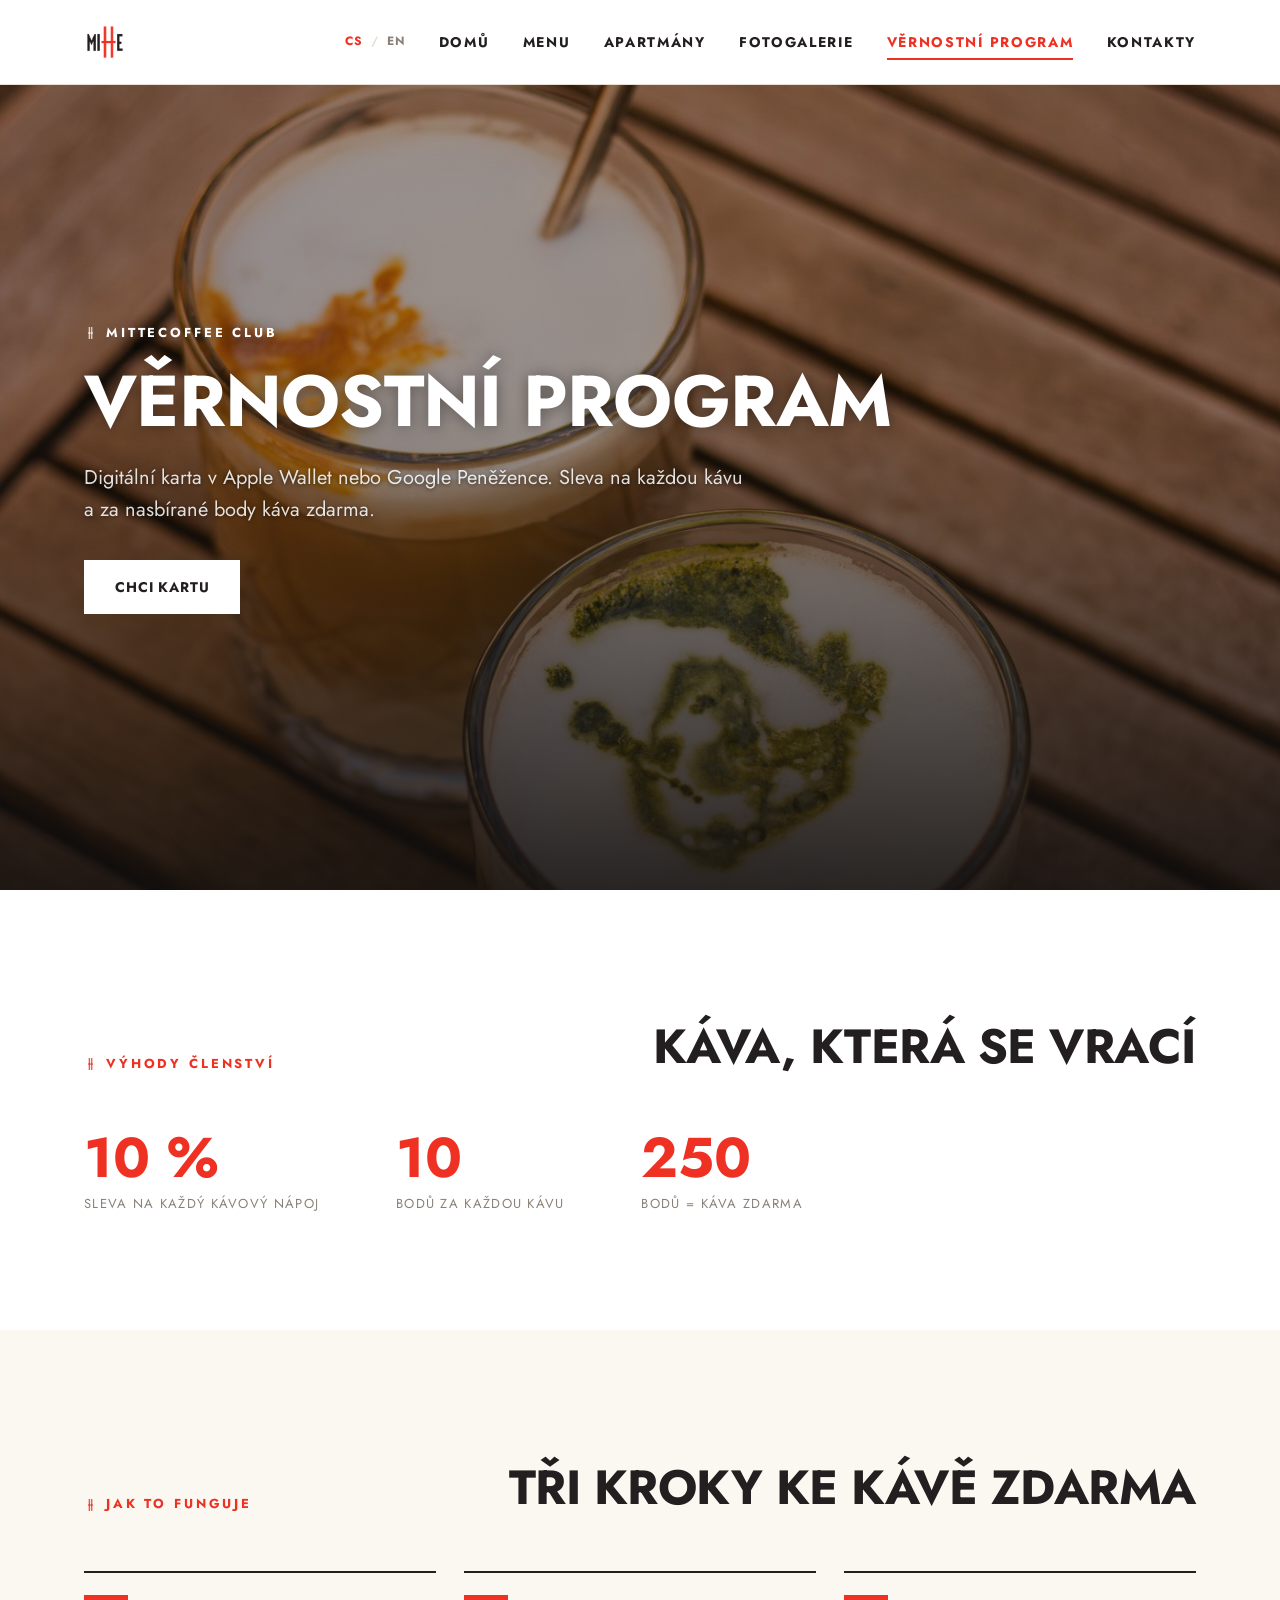
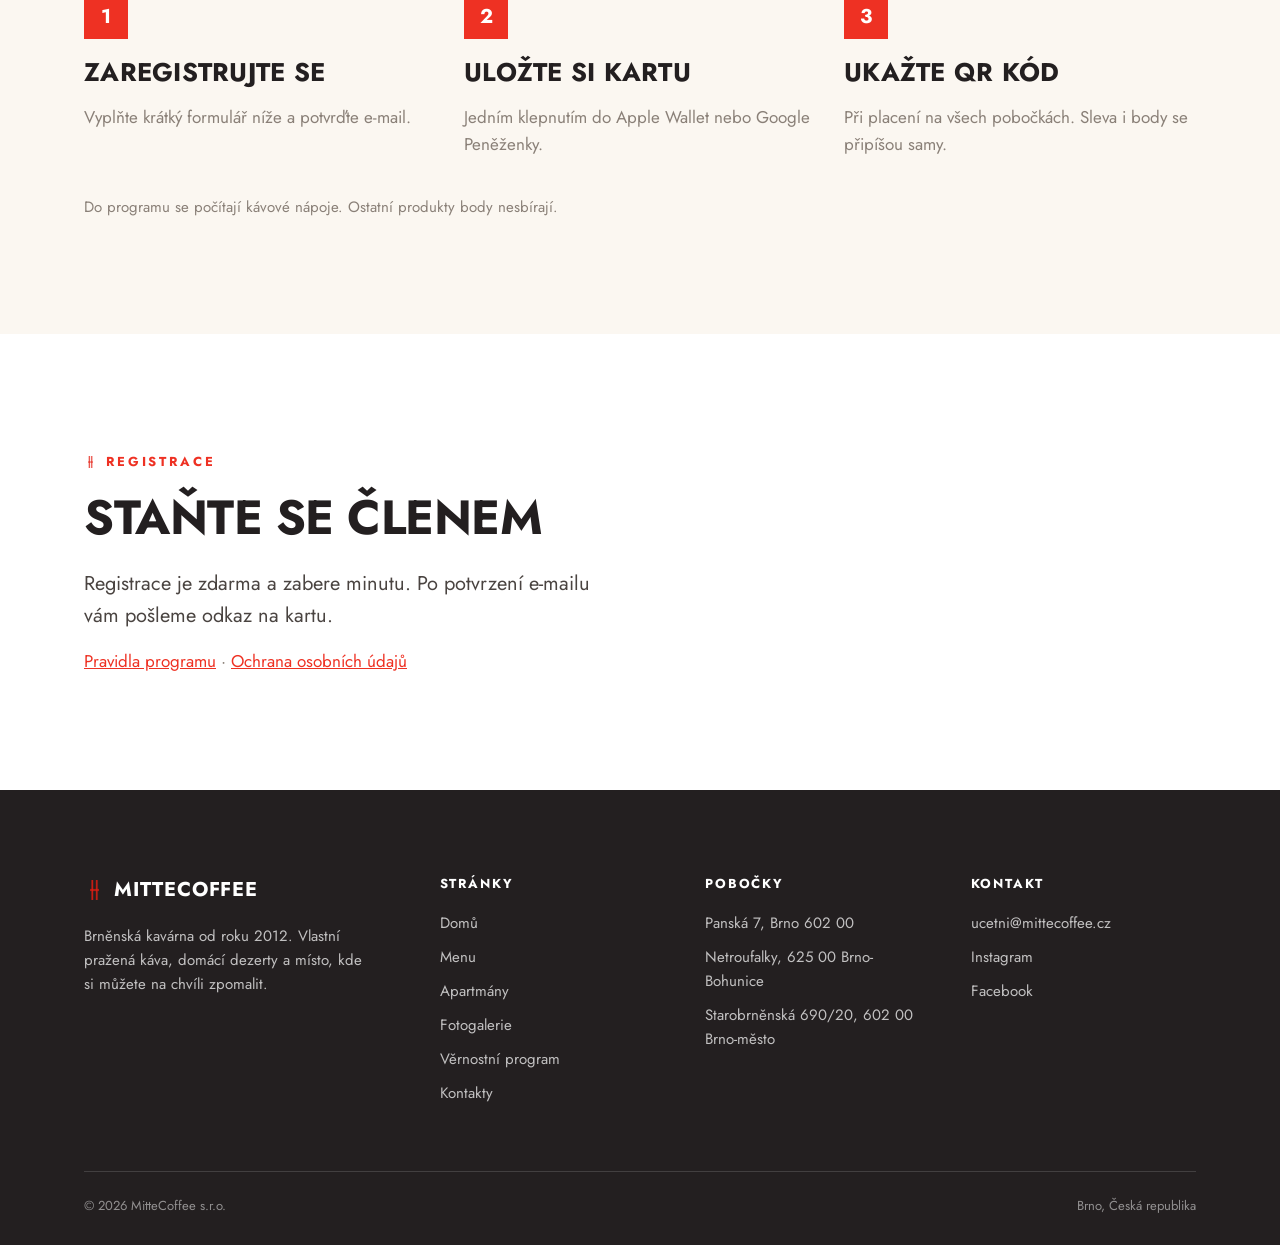
<file: club.html>
<!doctype html>
<html lang="cs">
<head>
<meta charset="UTF-8">
<meta name="viewport" content="width=device-width, initial-scale=1">
<title>Věrnostní program — MitteCoffee Brno</title>
<meta name="description" content="MitteCoffee Club: 10 % sleva na každou kávu, 10 bodů za každý kávový nápoj a za 250 bodů káva zdarma. Karta v Apple Wallet i Google Peněžence.">
<link rel="canonical" href="https://www.mitte.cz/club.html">
<link rel="alternate" hreflang="cs" href="https://www.mitte.cz/club.html">
<link rel="alternate" hreflang="en" href="https://www.mitte.cz/en/club.html">
<link rel="alternate" hreflang="x-default" href="https://www.mitte.cz/club.html">
<link rel="preconnect" href="https://fonts.googleapis.com">
<link rel="preconnect" href="https://fonts.gstatic.com" crossorigin>
<link href="https://fonts.googleapis.com/css2?family=Jost:wght@400;700&display=swap" rel="stylesheet">
<link rel="stylesheet" href="assets/css/style.css">
</head>
<body>

<header class="site-header">
  <div class="wrap">
    <a href="index.html" class="logo"><img src="assets/img/brand/logo_mitte.png" alt="MitteCoffee"></a>
    <div class="nav-right">
      <div class="lang-switch"><a href="#" aria-current="true">CS</a><span class="sep">/</span><a href="en/club.html">EN</a></div>
      <button class="nav-toggle" aria-label="Otevřít menu" aria-expanded="false">
        <svg viewBox="0 0 24 24" fill="none" stroke="currentColor" stroke-width="2"><path d="M3 6h18M3 12h18M3 18h18"/></svg>
      </button>
      <nav class="main-nav">
        <ul>
          <li><a href="index.html">Domů</a></li>
          <li><a href="menu.html">Menu</a></li>
          <li><a href="apartments.html">Apartmány</a></li>
          <li><a href="gallery.html">Fotogalerie</a></li>
          <li><a href="club.html" aria-current="page">Věrnostní program</a></li>
          <li><a href="contacts.html">Kontakty</a></li>
        </ul>
      </nav>
    </div>
  </div>
</header>

<main>

  <section class="hero" style="min-height: 52vh;">
    <img src="assets/img/hero/home-drink.jpg" alt="Káva a matcha latte v kavárně MitteCoffee">
    <div class="hero-inner wrap">
      <span class="eyebrow"><span class="mark"></span>MitteCoffee Club</span>
      <h1 class="display" style="font-size:clamp(40px,7vw,72px);">Věrnostní program</h1>
      <p class="lede">Digitální karta v Apple Wallet nebo Google Peněžence. Sleva na každou kávu a za nasbírané body káva zdarma.</p>
      <div class="hero-cta"><a href="#registrace" class="btn on-dark">Chci kartu</a></div>
    </div>
  </section>

  <section>
    <div class="wrap">
      <div class="section-head" data-reveal>
        <span class="eyebrow"><span class="mark"></span>Výhody členství</span>
        <h2 class="display" style="margin-top:14px;">Káva, která se vrací</h2>
      </div>
      <div class="stat-row club-stats" data-reveal>
        <div class="stat"><div class="num">10 %</div><div class="label">Sleva na každý kávový nápoj</div></div>
        <div class="stat"><div class="num">10</div><div class="label">Bodů za každou kávu</div></div>
        <div class="stat"><div class="num">250</div><div class="label">Bodů = káva zdarma</div></div>
      </div>
    </div>
  </section>

  <section class="section-cream">
    <div class="wrap">
      <div class="section-head" data-reveal>
        <span class="eyebrow"><span class="mark"></span>Jak to funguje</span>
        <h2 class="display" style="margin-top:14px;">Tři kroky ke kávě zdarma</h2>
      </div>
      <ol class="grid grid-3 club-steps" data-reveal>
        <li><span class="club-step-num">1</span><h3 class="display">Zaregistrujte se</h3><p class="muted">Vyplňte krátký formulář níže a potvrďte e-mail.</p></li>
        <li><span class="club-step-num">2</span><h3 class="display">Uložte si kartu</h3><p class="muted">Jedním klepnutím do Apple Wallet nebo Google Peněženky.</p></li>
        <li><span class="club-step-num">3</span><h3 class="display">Ukažte QR kód</h3><p class="muted">Při placení na všech pobočkách. Sleva i body se připíšou samy.</p></li>
      </ol>
      <p class="muted club-note">Do programu se počítají kávové nápoje. Ostatní produkty body nesbírají.</p>
    </div>
  </section>

  <section id="registrace" style="scroll-margin-top:100px;">
    <div class="wrap">
      <div class="grid grid-2 club-register" style="gap:64px; align-items:start;">
        <div data-reveal>
          <span class="eyebrow"><span class="mark"></span>Registrace</span>
          <h2 class="display" style="margin-top:14px;">Staňte se členem</h2>
          <p class="lede" style="margin-top:22px;">Registrace je zdarma a zabere minutu. Po potvrzení e-mailu vám pošleme odkaz na kartu.</p>
          <p class="muted" style="margin-top:16px;"><a href="https://club.mitte.cz/podminky" target="_blank" rel="noopener">Pravidla programu</a> · <a href="https://club.mitte.cz/ochrana-osobnich-udaju" target="_blank" rel="noopener">Ochrana osobních údajů</a></p>
        </div>
        <div>
          <div id="mitte-club" data-lang="cs"></div>
          <noscript><a class="btn" href="https://club.mitte.cz/registrace">Otevřít registraci</a></noscript>
        </div>
      </div>
    </div>
  </section>

</main>

<footer class="site-footer">
  <div class="wrap">
    <div class="footer-grid">
      <div>
        <div class="footer-brand"><span class="mark"></span>MitteCoffee</div>
        <p style="max-width:32ch; font-size:15px;">Brněnská kavárna od roku 2012. Vlastní pražená káva, domácí dezerty a místo, kde si můžete na chvíli zpomalit.</p>
      </div>
      <div>
        <h4>Stránky</h4>
        <ul class="footer-list">
          <li><a href="index.html">Domů</a></li>
          <li><a href="menu.html">Menu</a></li>
          <li><a href="apartments.html">Apartmány</a></li>
          <li><a href="gallery.html">Fotogalerie</a></li>
          <li><a href="club.html">Věrnostní program</a></li>
          <li><a href="contacts.html">Kontakty</a></li>
        </ul>
      </div>
      <div>
        <h4>Pobočky</h4>
        <ul class="footer-list">
          <li>Panská 7, Brno 602 00</li>
          <li>Netroufalky, 625 00 Brno-Bohunice</li>
          <li>Starobrněnská 690/20, 602 00 Brno-město</li>
        </ul>
      </div>
      <div>
        <h4>Kontakt</h4>
        <ul class="footer-list">
          <li><a href="mailto:ucetni@mittecoffee.cz">ucetni@mittecoffee.cz</a></li>
          <li><a href="https://www.instagram.com/mittecoffee.brno/" target="_blank" rel="noopener">Instagram</a></li>
          <li><a href="https://www.facebook.com/profile.php?id=61590465910133" target="_blank" rel="noopener">Facebook</a></li>
        </ul>
      </div>
    </div>
    <div class="footer-bottom">
      <span>© <span data-year>2026</span> MitteCoffee s.r.o.</span>
      <span>Brno, Česká republika</span>
    </div>
  </div>
</footer>

<script src="assets/js/main.js"></script>
<script src="https://club.mitte.cz/embed.js" async></script>
</body>
</html>
</file>
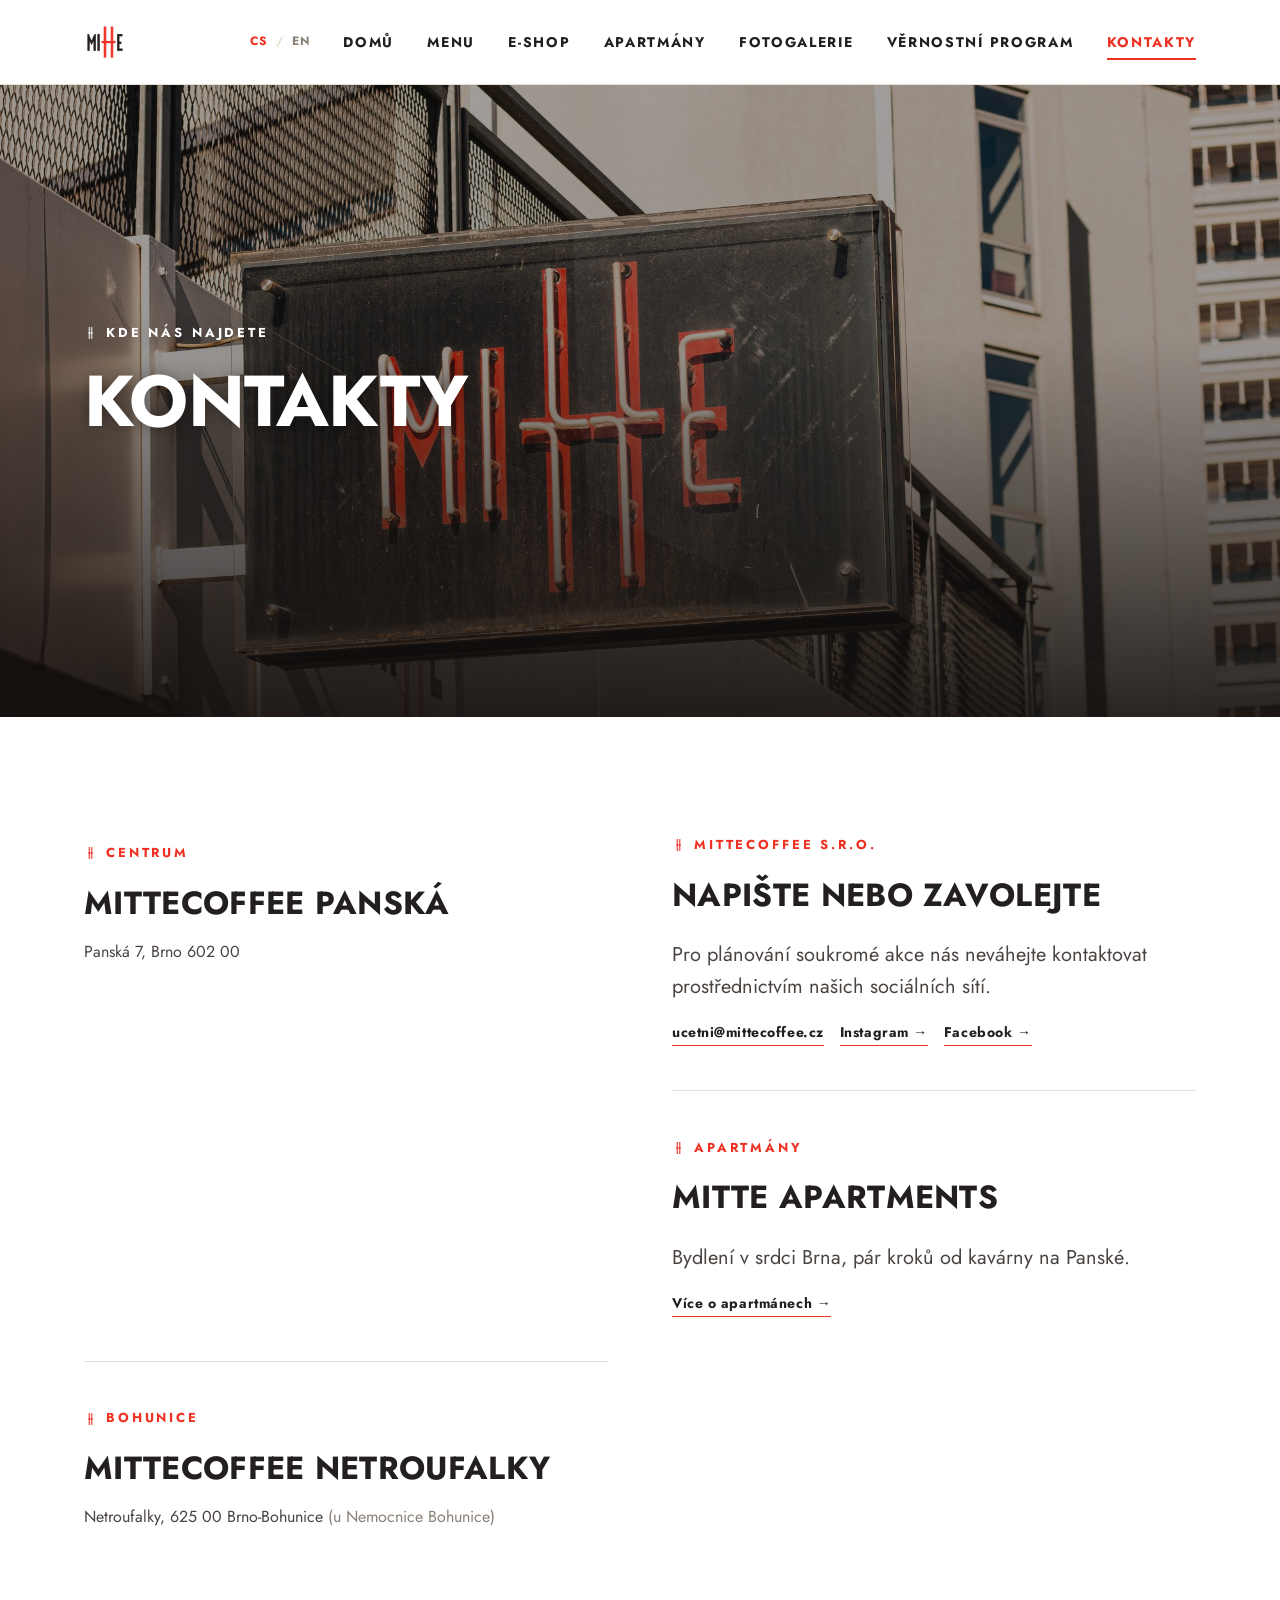
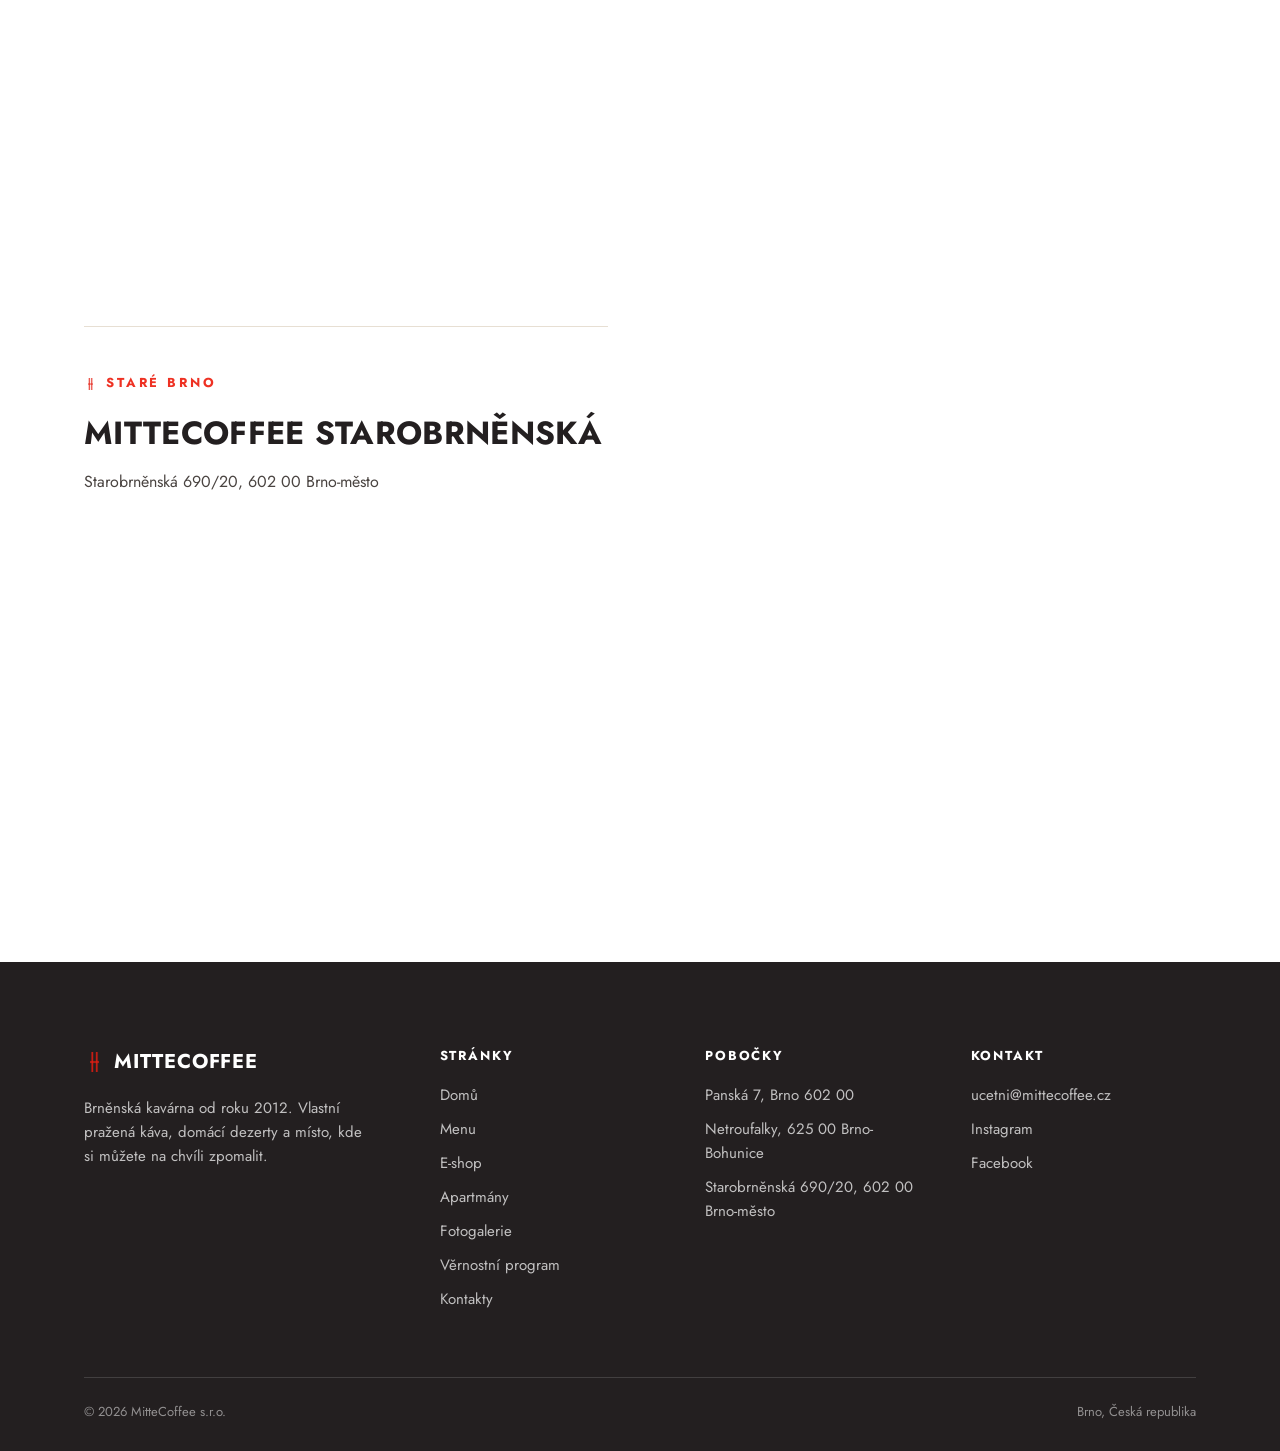
<file: contacts.html>
<!doctype html>
<html lang="cs">
<head>
<meta charset="UTF-8">
<meta name="viewport" content="width=device-width, initial-scale=1">
<title>Kontakty — MitteCoffee Brno</title>
<meta name="description" content="MitteCoffee s.r.o. — pobočky na Panské 7 v centru Brna, v Bohunicích u nemocnice a na Starobrněnské. Kontakt, mapa a odkazy na sociální sítě.">
<link rel="canonical" href="https://www.mitte.cz/contacts.html">
<link rel="alternate" hreflang="cs" href="https://www.mitte.cz/contacts.html">
<link rel="alternate" hreflang="en" href="https://www.mitte.cz/en/contacts.html">
<link rel="alternate" hreflang="x-default" href="https://www.mitte.cz/contacts.html">
<link rel="preconnect" href="https://fonts.googleapis.com">
<link rel="preconnect" href="https://fonts.gstatic.com" crossorigin>
<link href="https://fonts.googleapis.com/css2?family=Jost:wght@400;700&display=swap" rel="stylesheet">
<link rel="stylesheet" href="assets/css/style.css">
</head>
<body>

<header class="site-header">
  <div class="wrap">
    <a href="index.html" class="logo"><img src="assets/img/brand/logo_mitte.png" alt="MitteCoffee"></a>
    <div class="nav-right">
      <div class="lang-switch"><a href="#" aria-current="true">CS</a><span class="sep">/</span><a href="en/contacts.html">EN</a></div>
      <button class="nav-toggle" aria-label="Otevřít menu" aria-expanded="false">
        <svg viewBox="0 0 24 24" fill="none" stroke="currentColor" stroke-width="2"><path d="M3 6h18M3 12h18M3 18h18"/></svg>
      </button>
      <nav class="main-nav">
        <ul>
          <li><a href="index.html">Domů</a></li>
          <li><a href="menu.html">Menu</a></li>
          <li><a href="eshop.html">E-shop</a></li>
          <li><a href="apartments.html">Apartmány</a></li>
          <li><a href="gallery.html">Fotogalerie</a></li>
          <li><a href="club.html">Věrnostní program</a></li>
          <li><a href="contacts.html" aria-current="page">Kontakty</a></li>
        </ul>
      </nav>
    </div>
  </div>
</header>

<main>

  <section class="hero" style="min-height: 46vh;">
    <img src="assets/img/hero/contacts-hero.jpg" alt="Nabídková tabule v kavárně MitteCoffee Bohunice">
    <div class="hero-inner wrap">
      <span class="eyebrow"><span class="mark"></span>Kde nás najdete</span>
      <h1 class="display" style="font-size:clamp(40px,7vw,72px);">Kontakty</h1>
    </div>
  </section>

  <section>
    <div class="wrap">
      <div class="grid grid-2" style="gap:64px; align-items:start;">

        <div>
          <div class="contact-card" id="centrum" style="scroll-margin-top:120px;">
            <span class="eyebrow"><span class="mark"></span>Centrum</span>
            <h3 class="display" style="margin-top:10px; font-size:clamp(24px,2.6vw,32px);">MitteCoffee Panská</h3>
            <p class="addr">Panská 7, Brno 602 00</p>
            <iframe src="https://www.google.com/maps?q=Pansk%C3%A1%207%2C%20602%2000%20Brno&output=embed" loading="lazy" title="Mapa — MitteCoffee Panská 7"></iframe>
          </div>

          <div class="contact-card" id="bohunice" style="scroll-margin-top:120px;">
            <span class="eyebrow"><span class="mark"></span>Bohunice</span>
            <h3 class="display" style="margin-top:10px; font-size:clamp(24px,2.6vw,32px);">MitteCoffee Netroufalky</h3>
            <p class="addr">Netroufalky, 625 00 Brno-Bohunice <span class="muted">(u Nemocnice Bohunice)</span></p>
            <iframe src="https://www.google.com/maps?q=Netroufalky%2C%20625%2000%20Brno-Bohunice&output=embed" loading="lazy" title="Mapa — MitteCoffee Netroufalky"></iframe>
          </div>

          <div class="contact-card" id="starobrnenska" style="scroll-margin-top:120px;">
            <span class="eyebrow"><span class="mark"></span>Staré Brno</span>
            <h3 class="display" style="margin-top:10px; font-size:clamp(24px,2.6vw,32px);">MitteCoffee Starobrněnská</h3>
            <p class="addr">Starobrněnská 690/20, 602 00 Brno-město</p>
            <iframe src="https://www.google.com/maps?q=Starobrn%C4%9Bnsk%C3%A1%20690%2F20%2C%20602%2000%20Brno&output=embed" loading="lazy" title="Mapa — MitteCoffee Starobrněnská"></iframe>
          </div>
        </div>

        <div>
          <div class="contact-card" style="margin-top:0; padding-top:0; border-top:none;">
            <span class="eyebrow"><span class="mark"></span>MitteCoffee s.r.o.</span>
            <h3 class="display" style="margin-top:10px; font-size:clamp(24px,2.6vw,32px);">Napište nebo zavolejte</h3>
            <p class="lede" style="margin-top:18px;">Pro plánování soukromé akce nás neváhejte kontaktovat prostřednictvím našich sociálních sítí.</p>
            <div class="contact-links">
              <a href="mailto:ucetni@mittecoffee.cz">ucetni@mittecoffee.cz</a>
              <a href="https://www.instagram.com/mittecoffee.brno/" target="_blank" rel="noopener">Instagram →</a>
              <a href="https://www.facebook.com/profile.php?id=61590465910133" target="_blank" rel="noopener">Facebook →</a>
            </div>
          </div>

          <div class="contact-card">
            <span class="eyebrow"><span class="mark"></span>Apartmány</span>
            <h3 class="display" style="margin-top:10px; font-size:clamp(24px,2.6vw,32px);">Mitte Apartments</h3>
            <p class="lede" style="margin-top:18px;">Bydlení v srdci Brna, pár kroků od kavárny na Panské.</p>
            <div class="contact-links">
              <a href="apartments.html">Více o apartmánech →</a>
            </div>
          </div>
        </div>

      </div>
    </div>
  </section>

</main>

<footer class="site-footer">
  <div class="wrap">
    <div class="footer-grid">
      <div>
        <div class="footer-brand"><span class="mark"></span>MitteCoffee</div>
        <p style="max-width:32ch; font-size:15px;">Brněnská kavárna od roku 2012. Vlastní pražená káva, domácí dezerty a místo, kde si můžete na chvíli zpomalit.</p>
      </div>
      <div>
        <h4>Stránky</h4>
        <ul class="footer-list">
          <li><a href="index.html">Domů</a></li>
          <li><a href="menu.html">Menu</a></li>
          <li><a href="eshop.html">E-shop</a></li>
          <li><a href="apartments.html">Apartmány</a></li>
          <li><a href="gallery.html">Fotogalerie</a></li>
          <li><a href="club.html">Věrnostní program</a></li>
          <li><a href="contacts.html">Kontakty</a></li>
        </ul>
      </div>
      <div>
        <h4>Pobočky</h4>
        <ul class="footer-list">
          <li>Panská 7, Brno 602 00</li>
          <li>Netroufalky, 625 00 Brno-Bohunice</li>
          <li>Starobrněnská 690/20, 602 00 Brno-město</li>
        </ul>
      </div>
      <div>
        <h4>Kontakt</h4>
        <ul class="footer-list">
          <li><a href="mailto:ucetni@mittecoffee.cz">ucetni@mittecoffee.cz</a></li>
          <li><a href="https://www.instagram.com/mittecoffee.brno/" target="_blank" rel="noopener">Instagram</a></li>
          <li><a href="https://www.facebook.com/profile.php?id=61590465910133" target="_blank" rel="noopener">Facebook</a></li>
        </ul>
      </div>
    </div>
    <div class="footer-bottom">
      <span>© <span data-year>2026</span> MitteCoffee s.r.o.</span>
      <span>Brno, Česká republika</span>
    </div>
  </div>
</footer>

<script src="assets/js/main.js"></script>
</body>
</html>
</file>
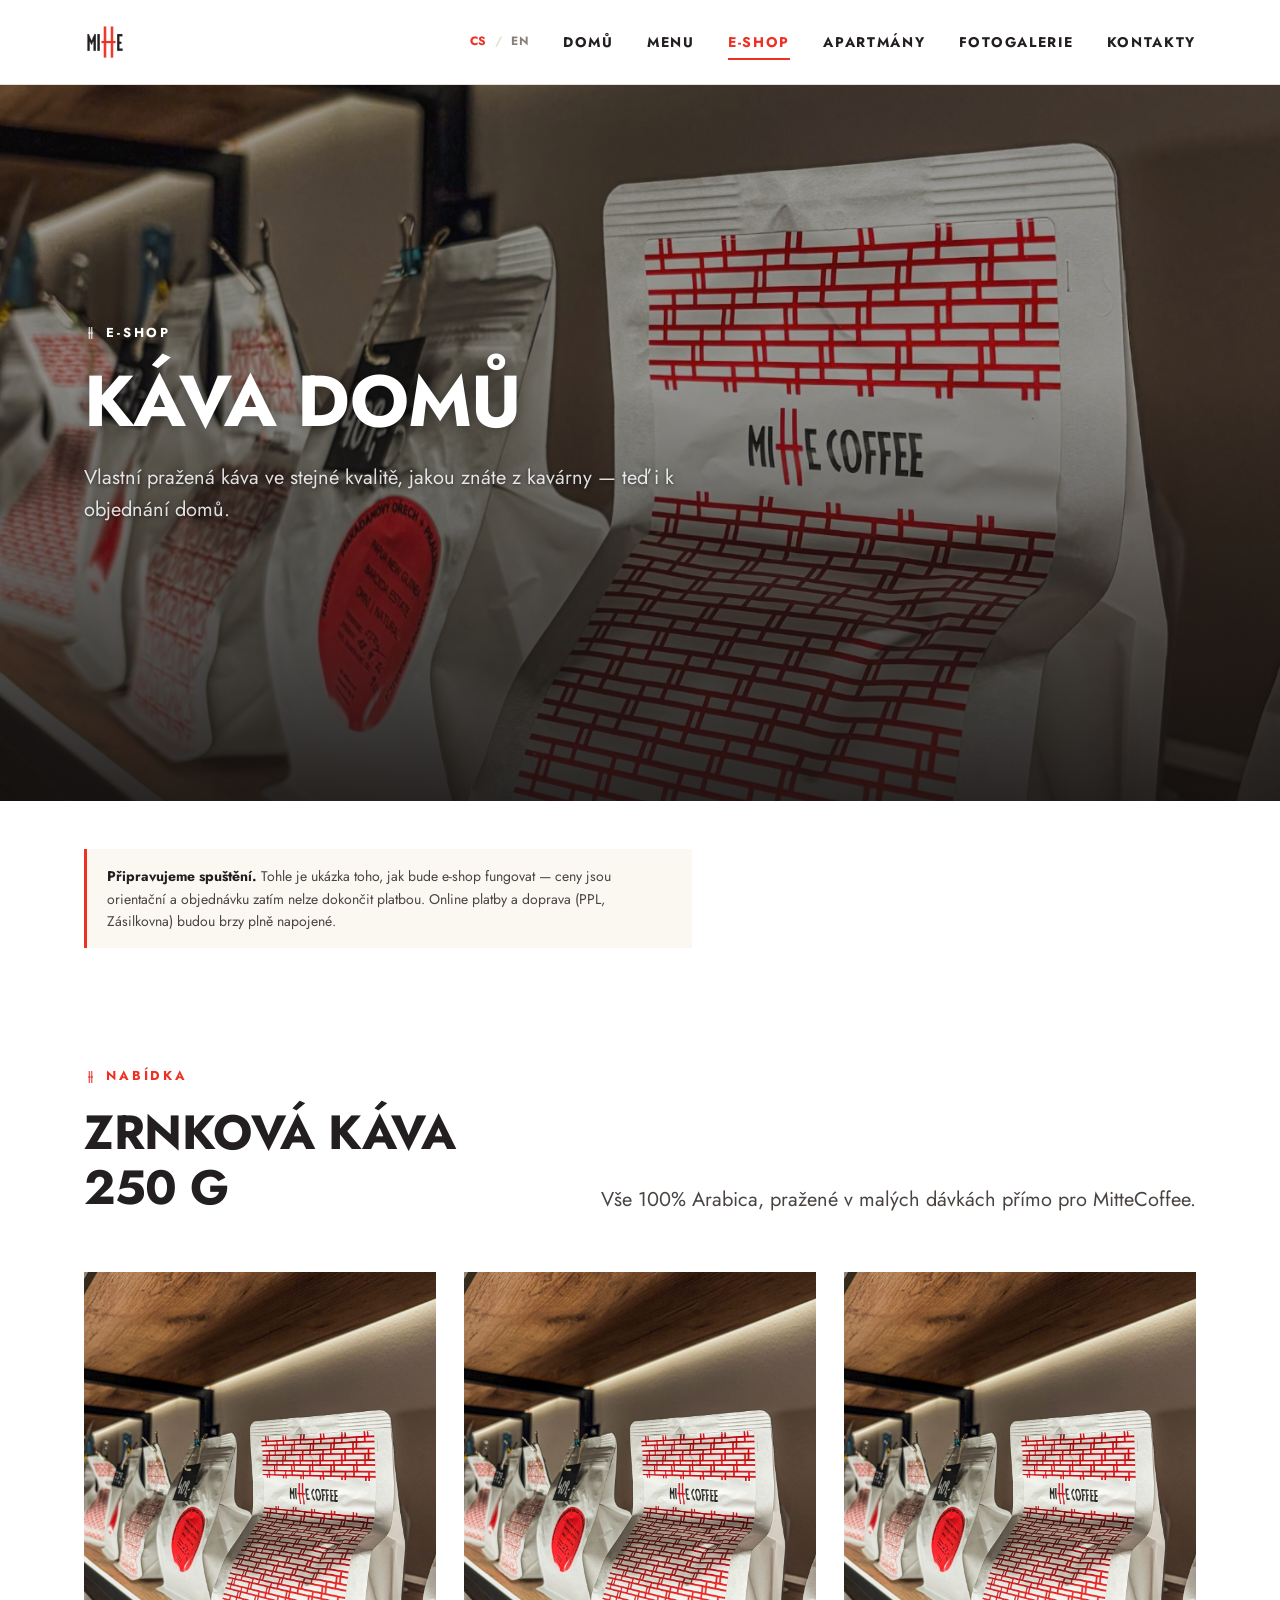
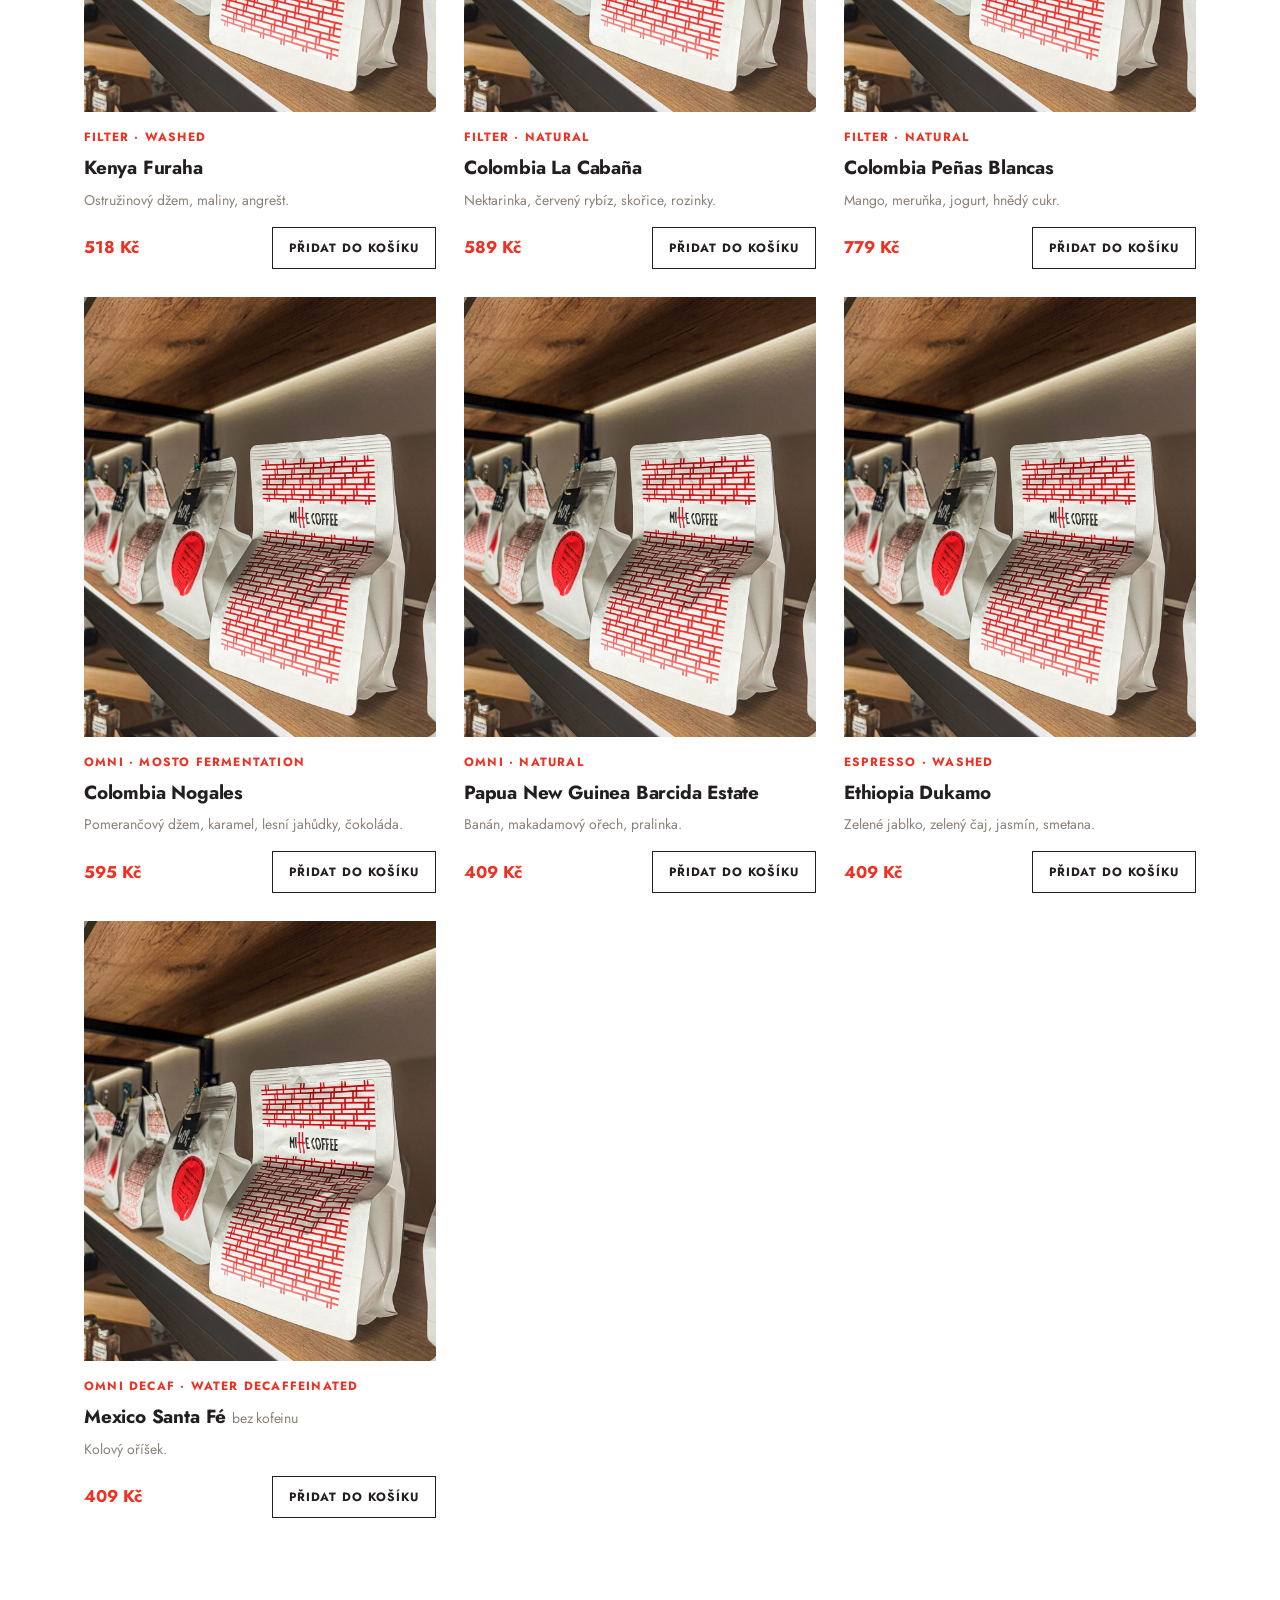
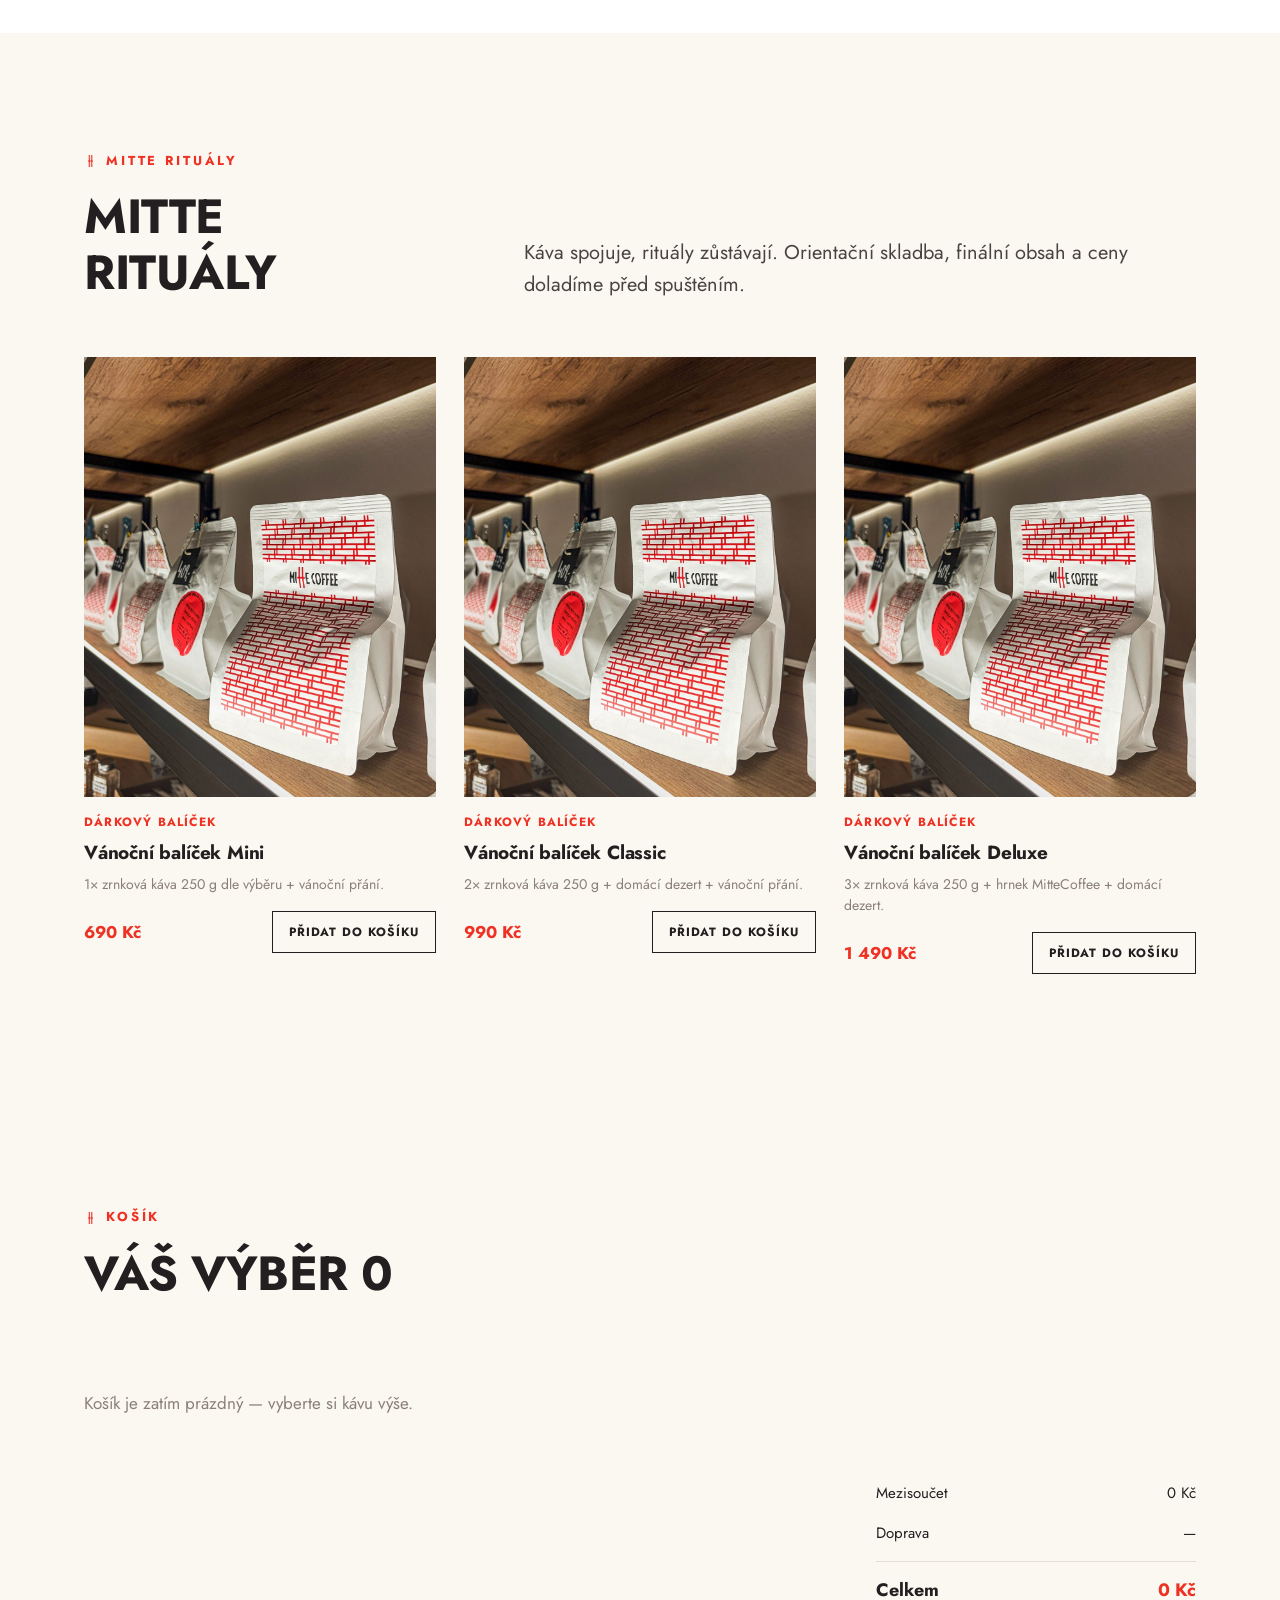
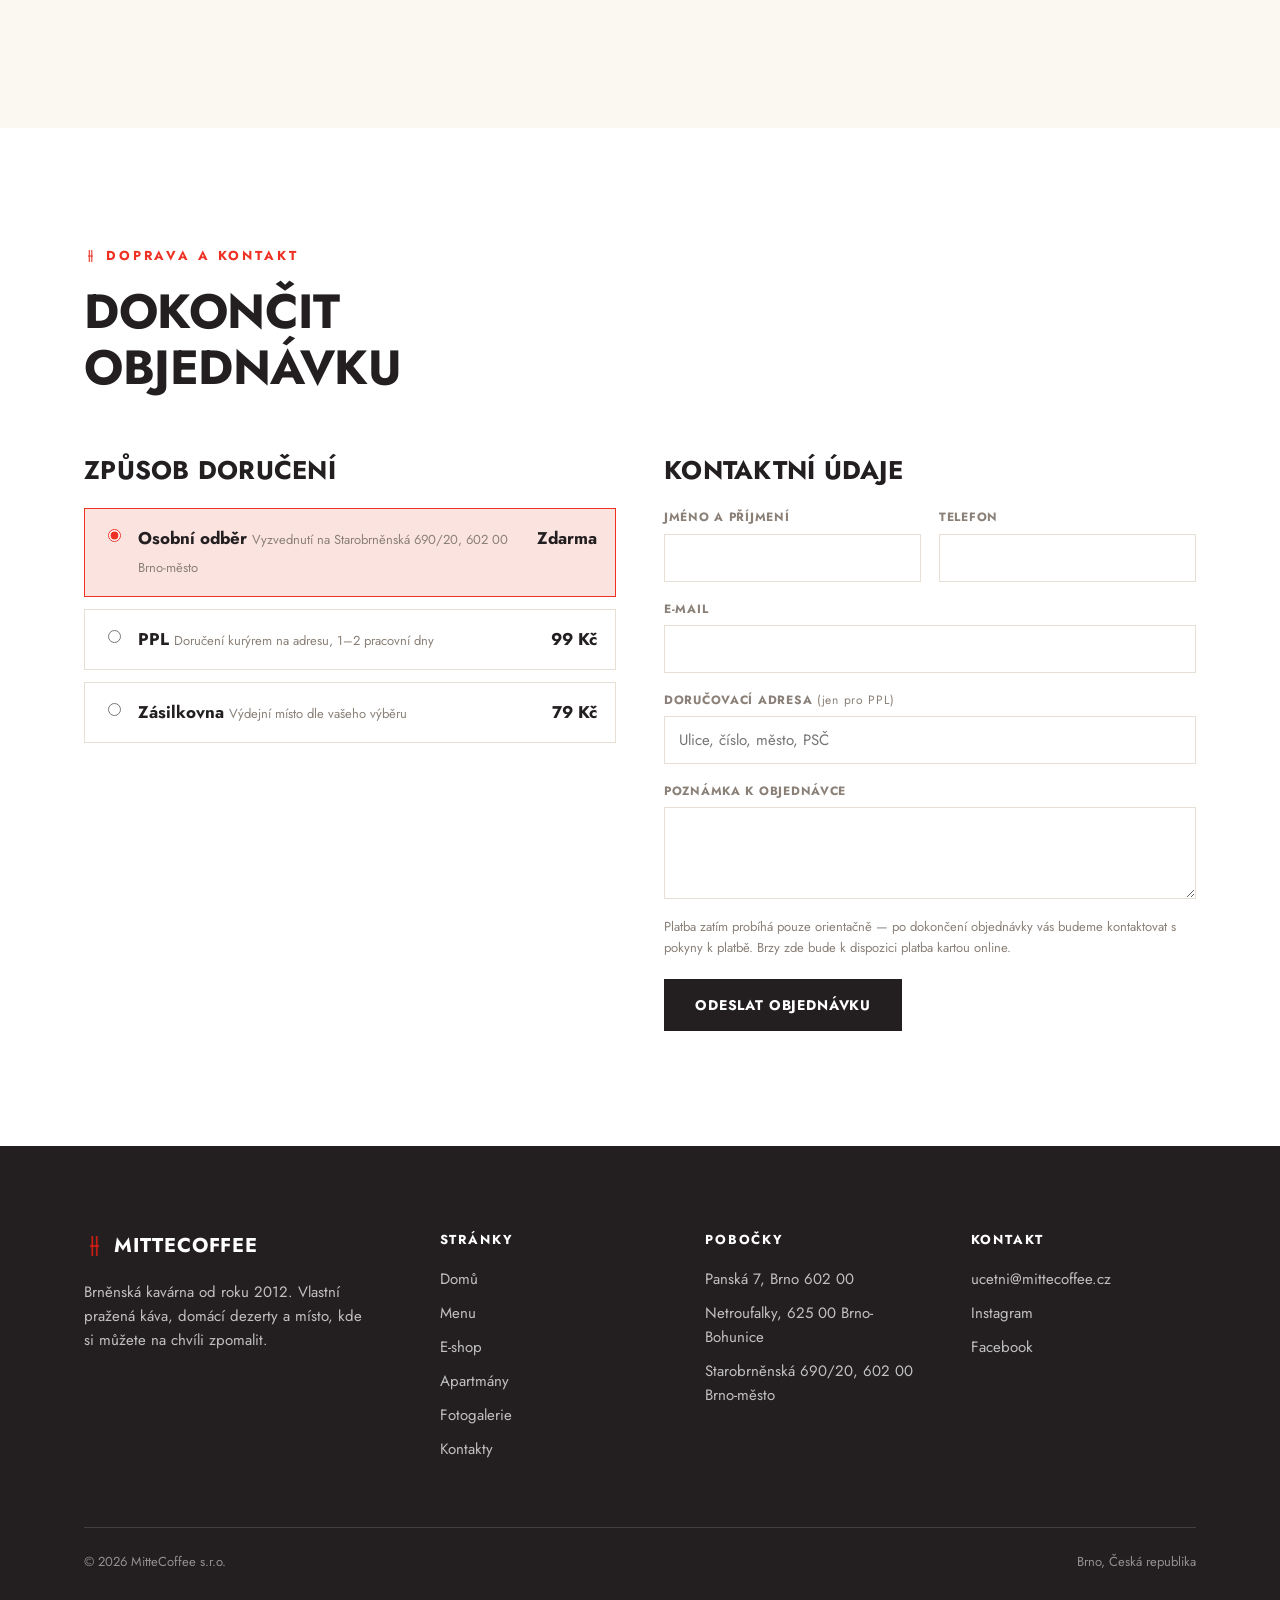
<file: eshop.html>
<!doctype html>
<html lang="cs">
<head>
<meta charset="UTF-8">
<meta name="viewport" content="width=device-width, initial-scale=1">
<title>E-shop — MitteCoffee Brno</title>
<meta name="description" content="Vlastní pražená káva MitteCoffee domů. Vyberte si z naší aktuální nabídky a objednejte si zrnkovou kávu s rozvozem nebo osobním odběrem.">
<link rel="canonical" href="https://www.mitte.cz/eshop.html">
<link rel="alternate" hreflang="cs" href="https://www.mitte.cz/eshop.html">
<link rel="alternate" hreflang="en" href="https://www.mitte.cz/en/eshop.html">
<link rel="alternate" hreflang="x-default" href="https://www.mitte.cz/eshop.html">
<link rel="preconnect" href="https://fonts.googleapis.com">
<link rel="preconnect" href="https://fonts.gstatic.com" crossorigin>
<link href="https://fonts.googleapis.com/css2?family=Jost:wght@400;700&display=swap" rel="stylesheet">
<link rel="stylesheet" href="assets/css/style.css">
</head>
<body>

<header class="site-header">
  <div class="wrap">
    <a href="index.html" class="logo"><img src="assets/img/brand/logo_mitte.png" alt="MitteCoffee"></a>
    <div class="nav-right">
      <div class="lang-switch"><a href="#" aria-current="true">CS</a><span class="sep">/</span><a href="en/eshop.html">EN</a></div>
      <button class="nav-toggle" aria-label="Otevřít menu" aria-expanded="false">
        <svg viewBox="0 0 24 24" fill="none" stroke="currentColor" stroke-width="2"><path d="M3 6h18M3 12h18M3 18h18"/></svg>
      </button>
      <nav class="main-nav">
        <ul>
          <li><a href="index.html">Domů</a></li>
          <li><a href="menu.html">Menu</a></li>
          <li><a href="eshop.html" aria-current="page">E-shop</a></li>
          <li><a href="apartments.html">Apartmány</a></li>
          <li><a href="gallery.html">Fotogalerie</a></li>
          <li><a href="contacts.html">Kontakty</a></li>
        </ul>
      </nav>
    </div>
  </div>
</header>

<main>

  <section class="hero" style="min-height: 46vh;">
    <img src="assets/img/eshop/coffee-hero.jpg" alt="Sáčky vlastní pražené kávy MitteCoffee na polici">
    <div class="hero-inner wrap">
      <span class="eyebrow"><span class="mark"></span>E-shop</span>
      <h1 class="display" style="font-size:clamp(40px,7vw,72px);">Káva domů</h1>
      <p class="lede">Vlastní pražená káva ve stejné kvalitě, jakou znáte z kavárny — teď i k objednání domů.</p>
    </div>
  </section>

  <section style="padding-top:48px; padding-bottom:0;">
    <div class="wrap">
      <div class="eshop-banner">
        <strong>Připravujeme spuštění.</strong> Tohle je ukázka toho, jak bude e-shop fungovat — ceny jsou orientační a objednávku zatím nelze dokončit platbou. Online platby a doprava (PPL, Zásilkovna) budou brzy plně napojené.
      </div>
    </div>
  </section>

  <!-- ================= PRODUKTY ================= -->
  <section>
    <div class="wrap">
      <div class="section-head" data-reveal>
        <div>
          <span class="eyebrow"><span class="mark"></span>Nabídka</span>
          <h2 class="display" style="margin-top:14px;">Zrnková káva<br>250 g</h2>
        </div>
        <p class="lede">Vše 100% Arabica, pražené v malých dávkách přímo pro MitteCoffee.</p>
      </div>

      <div class="product-grid" data-reveal>

        <div class="product-card" data-id="kenya-furaha" data-name="Kenya Furaha" data-origin="Filter · Washed" data-price="518">
          <div class="shot"><img src="assets/img/eshop/coffee-placeholder.jpg" alt="Kenya Furaha — zrnková káva MitteCoffee" loading="lazy"></div>
          <span class="origin">Filter · Washed</span>
          <h3 class="pname">Kenya Furaha</h3>
          <p class="notes">Ostružinový džem, maliny, angrešt.</p>
          <div class="row">
            <span class="price">518 Kč</span>
            <button type="button" class="add-to-cart" data-added="false">Přidat do košíku</button>
          </div>
        </div>

        <div class="product-card" data-id="colombia-la-cabana" data-name="Colombia La Cabaña" data-origin="Filter · Natural" data-price="589">
          <div class="shot"><img src="assets/img/eshop/coffee-placeholder.jpg" alt="Colombia La Cabaña — zrnková káva MitteCoffee" loading="lazy"></div>
          <span class="origin">Filter · Natural</span>
          <h3 class="pname">Colombia La Cabaña</h3>
          <p class="notes">Nektarinka, červený rybíz, skořice, rozinky.</p>
          <div class="row">
            <span class="price">589 Kč</span>
            <button type="button" class="add-to-cart" data-added="false">Přidat do košíku</button>
          </div>
        </div>

        <div class="product-card" data-id="colombia-penas-blancas" data-name="Colombia Peñas Blancas" data-origin="Filter · Natural" data-price="779">
          <div class="shot"><img src="assets/img/eshop/coffee-placeholder.jpg" alt="Colombia Peñas Blancas — zrnková káva MitteCoffee" loading="lazy"></div>
          <span class="origin">Filter · Natural</span>
          <h3 class="pname">Colombia Peñas Blancas</h3>
          <p class="notes">Mango, meruňka, jogurt, hnědý cukr.</p>
          <div class="row">
            <span class="price">779 Kč</span>
            <button type="button" class="add-to-cart" data-added="false">Přidat do košíku</button>
          </div>
        </div>

        <div class="product-card" data-id="colombia-nogales" data-name="Colombia Nogales" data-origin="Omni · Mosto Fermentation" data-price="595">
          <div class="shot"><img src="assets/img/eshop/coffee-placeholder.jpg" alt="Colombia Nogales — zrnková káva MitteCoffee" loading="lazy"></div>
          <span class="origin">Omni · Mosto Fermentation</span>
          <h3 class="pname">Colombia Nogales</h3>
          <p class="notes">Pomerančový džem, karamel, lesní jahůdky, čokoláda.</p>
          <div class="row">
            <span class="price">595 Kč</span>
            <button type="button" class="add-to-cart" data-added="false">Přidat do košíku</button>
          </div>
        </div>

        <div class="product-card" data-id="png-barcida-estate" data-name="Papua New Guinea Barcida Estate" data-origin="Omni · Natural" data-price="409">
          <div class="shot"><img src="assets/img/eshop/coffee-placeholder.jpg" alt="Papua New Guinea Barcida Estate — zrnková káva MitteCoffee" loading="lazy"></div>
          <span class="origin">Omni · Natural</span>
          <h3 class="pname">Papua New Guinea Barcida Estate</h3>
          <p class="notes">Banán, makadamový ořech, pralinka.</p>
          <div class="row">
            <span class="price">409 Kč</span>
            <button type="button" class="add-to-cart" data-added="false">Přidat do košíku</button>
          </div>
        </div>

        <div class="product-card" data-id="ethiopia-dukamo" data-name="Ethiopia Dukamo" data-origin="Espresso · Washed" data-price="409">
          <div class="shot"><img src="assets/img/eshop/coffee-placeholder.jpg" alt="Ethiopia Dukamo — zrnková káva MitteCoffee" loading="lazy"></div>
          <span class="origin">Espresso · Washed</span>
          <h3 class="pname">Ethiopia Dukamo</h3>
          <p class="notes">Zelené jablko, zelený čaj, jasmín, smetana.</p>
          <div class="row">
            <span class="price">409 Kč</span>
            <button type="button" class="add-to-cart" data-added="false">Přidat do košíku</button>
          </div>
        </div>

        <div class="product-card" data-id="mexico-santa-fe" data-name="Mexico Santa Fé (bez kofeinu)" data-origin="Omni decaf · Water Decaffeinated" data-price="409">
          <div class="shot"><img src="assets/img/eshop/coffee-placeholder.jpg" alt="Mexico Santa Fé — zrnková káva MitteCoffee bez kofeinu" loading="lazy"></div>
          <span class="origin">Omni decaf · Water Decaffeinated</span>
          <h3 class="pname">Mexico Santa Fé <span class="muted" style="font-weight:400; font-size:14px;">bez kofeinu</span></h3>
          <p class="notes">Kolový oříšek.</p>
          <div class="row">
            <span class="price">409 Kč</span>
            <button type="button" class="add-to-cart" data-added="false">Přidat do košíku</button>
          </div>
        </div>

      </div>
    </div>
  </section>

  <!-- ================= VÁNOČNÍ BALÍČKY ================= -->
  <section class="section-cream">
    <div class="wrap">
      <div class="section-head" data-reveal>
        <div>
          <span class="eyebrow"><span class="mark"></span>Mitte Rituály</span>
          <h2 class="display" style="margin-top:14px;">Mitte<br>Rituály</h2>
        </div>
        <p class="lede">Káva spojuje, rituály zůstávají. Orientační skladba, finální obsah a ceny doladíme před spuštěním.</p>
      </div>

      <div class="product-grid" data-reveal>

        <div class="product-card" data-id="vanoce-mini" data-name="Vánoční balíček Mini" data-origin="Dárkový balíček" data-price="690">
          <div class="shot"><img src="assets/img/eshop/coffee-placeholder.jpg" alt="Vánoční balíček Mini — MitteCoffee" loading="lazy"></div>
          <span class="origin">Dárkový balíček</span>
          <h3 class="pname">Vánoční balíček Mini</h3>
          <p class="notes">1× zrnková káva 250 g dle výběru + vánoční přání.</p>
          <div class="row">
            <span class="price">690 Kč</span>
            <button type="button" class="add-to-cart" data-added="false">Přidat do košíku</button>
          </div>
        </div>

        <div class="product-card" data-id="vanoce-classic" data-name="Vánoční balíček Classic" data-origin="Dárkový balíček" data-price="990">
          <div class="shot"><img src="assets/img/eshop/coffee-placeholder.jpg" alt="Vánoční balíček Classic — MitteCoffee" loading="lazy"></div>
          <span class="origin">Dárkový balíček</span>
          <h3 class="pname">Vánoční balíček Classic</h3>
          <p class="notes">2× zrnková káva 250 g + domácí dezert + vánoční přání.</p>
          <div class="row">
            <span class="price">990 Kč</span>
            <button type="button" class="add-to-cart" data-added="false">Přidat do košíku</button>
          </div>
        </div>

        <div class="product-card" data-id="vanoce-deluxe" data-name="Vánoční balíček Deluxe" data-origin="Dárkový balíček" data-price="1490">
          <div class="shot"><img src="assets/img/eshop/coffee-placeholder.jpg" alt="Vánoční balíček Deluxe — MitteCoffee" loading="lazy"></div>
          <span class="origin">Dárkový balíček</span>
          <h3 class="pname">Vánoční balíček Deluxe</h3>
          <p class="notes">3× zrnková káva 250 g + hrnek MitteCoffee + domácí dezert.</p>
          <div class="row">
            <span class="price">1 490 Kč</span>
            <button type="button" class="add-to-cart" data-added="false">Přidat do košíku</button>
          </div>
        </div>

      </div>
    </div>
  </section>

  <!-- ================= KOŠÍK ================= -->
  <section class="section-cream">
    <div class="wrap">
      <div class="section-head" data-reveal>
        <div>
          <span class="eyebrow"><span class="mark"></span>Košík</span>
          <h2 class="display" style="margin-top:14px;">Váš výběr <span data-cart-count>0</span></h2>
        </div>
      </div>

      <p class="cart-empty" data-cart-empty>Košík je zatím prázdný — vyberte si kávu výše.</p>
      <table class="cart-table" data-cart-table style="display:none;">
        <thead>
          <tr><th>Káva</th><th>Množství</th><th>Cena</th><th></th></tr>
        </thead>
        <tbody data-cart-body></tbody>
      </table>

      <div class="cart-summary">
        <div class="cart-summary-box">
          <div class="cart-summary-row"><span>Mezisoučet</span><span data-cart-subtotal>0 Kč</span></div>
          <div class="cart-summary-row"><span>Doprava</span><span data-cart-delivery>—</span></div>
          <div class="cart-summary-row total"><span>Celkem</span><span class="amount" data-cart-total>0 Kč</span></div>
        </div>
      </div>
    </div>
  </section>

  <!-- ================= DOPRAVA + OBJEDNÁVKA ================= -->
  <section>
    <div class="wrap">
      <div class="section-head" data-reveal>
        <div>
          <span class="eyebrow"><span class="mark"></span>Doprava a kontakt</span>
          <h2 class="display" style="margin-top:14px;">Dokončit<br>objednávku</h2>
        </div>
      </div>

      <form data-checkout-form>
        <div class="grid grid-2" style="gap:48px; align-items:start;">
          <div>
            <h3 class="h3" style="margin-bottom:16px;">Způsob doručení</h3>
            <div class="delivery-options">
              <label class="delivery-option">
                <input type="radio" name="delivery" value="osobni" data-price="0" checked>
                <span>
                  <span class="dname">Osobní odběr</span>
                  <span class="ddesc">Vyzvednutí na Starobrněnská 690/20, 602 00 Brno-město</span>
                </span>
                <span class="dprice">Zdarma</span>
              </label>
              <label class="delivery-option">
                <input type="radio" name="delivery" value="ppl" data-price="99">
                <span>
                  <span class="dname">PPL</span>
                  <span class="ddesc">Doručení kurýrem na adresu, 1–2 pracovní dny</span>
                </span>
                <span class="dprice">99 Kč</span>
              </label>
              <label class="delivery-option">
                <input type="radio" name="delivery" value="zasilkovna" data-price="79">
                <span>
                  <span class="dname">Zásilkovna</span>
                  <span class="ddesc">Výdejní místo dle vašeho výběru</span>
                </span>
                <span class="dprice">79 Kč</span>
              </label>
            </div>

            <div class="form-field hidden" data-pickup-field style="margin-top:16px;">
              <label for="pickup-point">Vybrané výdejní místo</label>
              <input type="text" id="pickup-point" name="pickup-point" placeholder="Např. Zásilkovna Brno, Panská 7">
            </div>
          </div>

          <div>
            <h3 class="h3" style="margin-bottom:16px;">Kontaktní údaje</h3>
            <div class="form-grid">
              <div class="form-field">
                <label for="customer-name">Jméno a příjmení</label>
                <input type="text" id="customer-name" name="customer-name" required>
              </div>
              <div class="form-field">
                <label for="customer-phone">Telefon</label>
                <input type="tel" id="customer-phone" name="customer-phone" required>
              </div>
              <div class="form-field full">
                <label for="customer-email">E-mail</label>
                <input type="email" id="customer-email" name="customer-email" required>
              </div>
              <div class="form-field full">
                <label for="customer-address">Doručovací adresa <span class="muted" style="text-transform:none; font-weight:400;">(jen pro PPL)</span></label>
                <input type="text" id="customer-address" name="customer-address" placeholder="Ulice, číslo, město, PSČ">
              </div>
              <div class="form-field full">
                <label for="customer-note">Poznámka k objednávce</label>
                <textarea id="customer-note" name="customer-note" rows="3"></textarea>
              </div>
            </div>

            <p class="checkout-note">Platba zatím probíhá pouze orientačně — po dokončení objednávky vás budeme kontaktovat s pokyny k platbě. Brzy zde bude k dispozici platba kartou online.</p>
            <button type="submit" class="btn" style="margin-top:20px;">Odeslat objednávku</button>
          </div>
        </div>
      </form>

      <div class="order-confirm" data-order-confirm>
        <h3 class="h3">Děkujeme za objednávku!</h3>
        <p class="muted">Tohle je ukázková verze e-shopu — objednávka se nikam neodeslala. Jakmile bude napojená platba a doprava, bude tu fungovat naostro.</p>
        <div data-confirm-summary style="margin-top:16px;"></div>
      </div>
    </div>
  </section>

</main>

<footer class="site-footer">
  <div class="wrap">
    <div class="footer-grid">
      <div>
        <div class="footer-brand"><span class="mark"></span>MitteCoffee</div>
        <p style="max-width:32ch; font-size:15px;">Brněnská kavárna od roku 2012. Vlastní pražená káva, domácí dezerty a místo, kde si můžete na chvíli zpomalit.</p>
      </div>
      <div>
        <h4>Stránky</h4>
        <ul class="footer-list">
          <li><a href="index.html">Domů</a></li>
          <li><a href="menu.html">Menu</a></li>
          <li><a href="eshop.html">E-shop</a></li>
          <li><a href="apartments.html">Apartmány</a></li>
          <li><a href="gallery.html">Fotogalerie</a></li>
          <li><a href="contacts.html">Kontakty</a></li>
        </ul>
      </div>
      <div>
        <h4>Pobočky</h4>
        <ul class="footer-list">
          <li>Panská 7, Brno 602 00</li>
          <li>Netroufalky, 625 00 Brno-Bohunice</li>
          <li>Starobrněnská 690/20, 602 00 Brno-město</li>
        </ul>
      </div>
      <div>
        <h4>Kontakt</h4>
        <ul class="footer-list">
          <li><a href="mailto:ucetni@mittecoffee.cz">ucetni@mittecoffee.cz</a></li>
          <li><a href="https://www.instagram.com/mittecoffee.brno/" target="_blank" rel="noopener">Instagram</a></li>
          <li><a href="https://www.facebook.com/profile.php?id=61590465910133" target="_blank" rel="noopener">Facebook</a></li>
        </ul>
      </div>
    </div>
    <div class="footer-bottom">
      <span>© <span data-year>2026</span> MitteCoffee s.r.o.</span>
      <span>Brno, Česká republika</span>
    </div>
  </div>
</footer>

<script src="assets/js/main.js"></script>
</body>
</html>
</file>
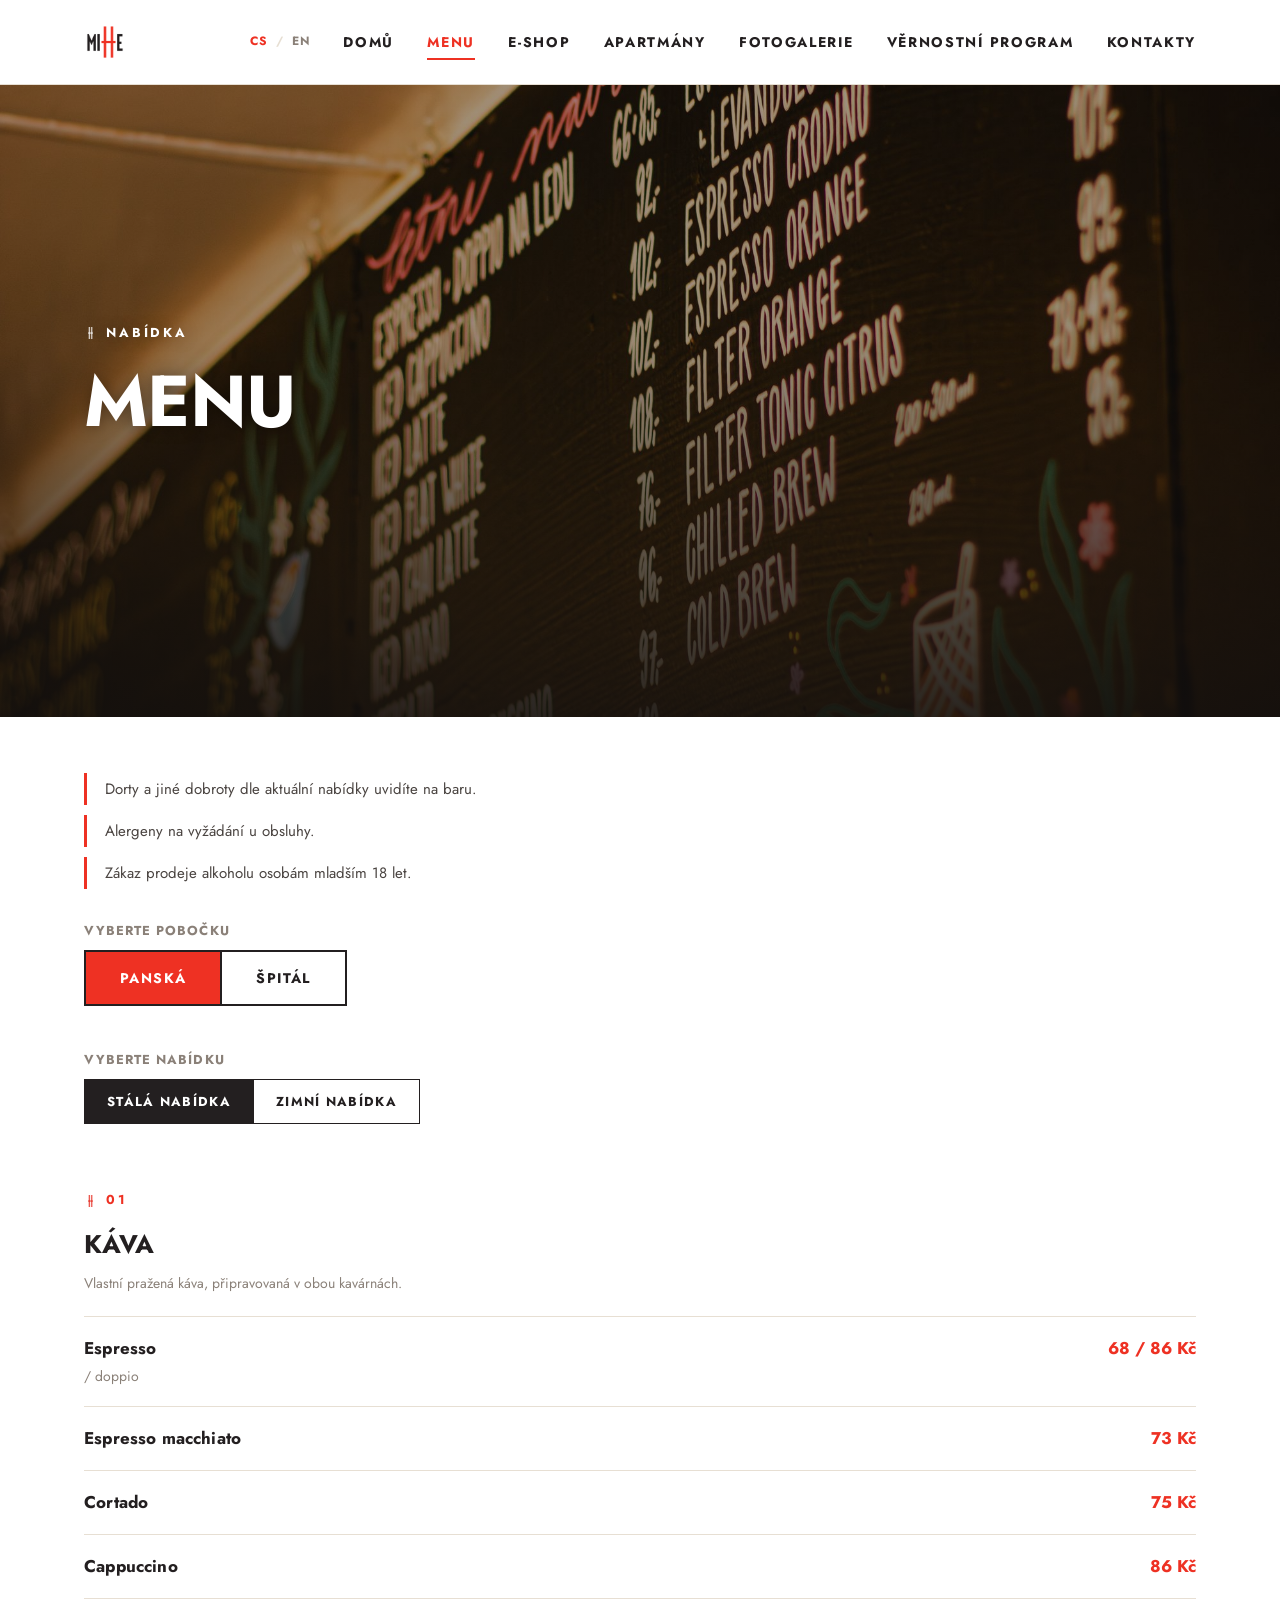
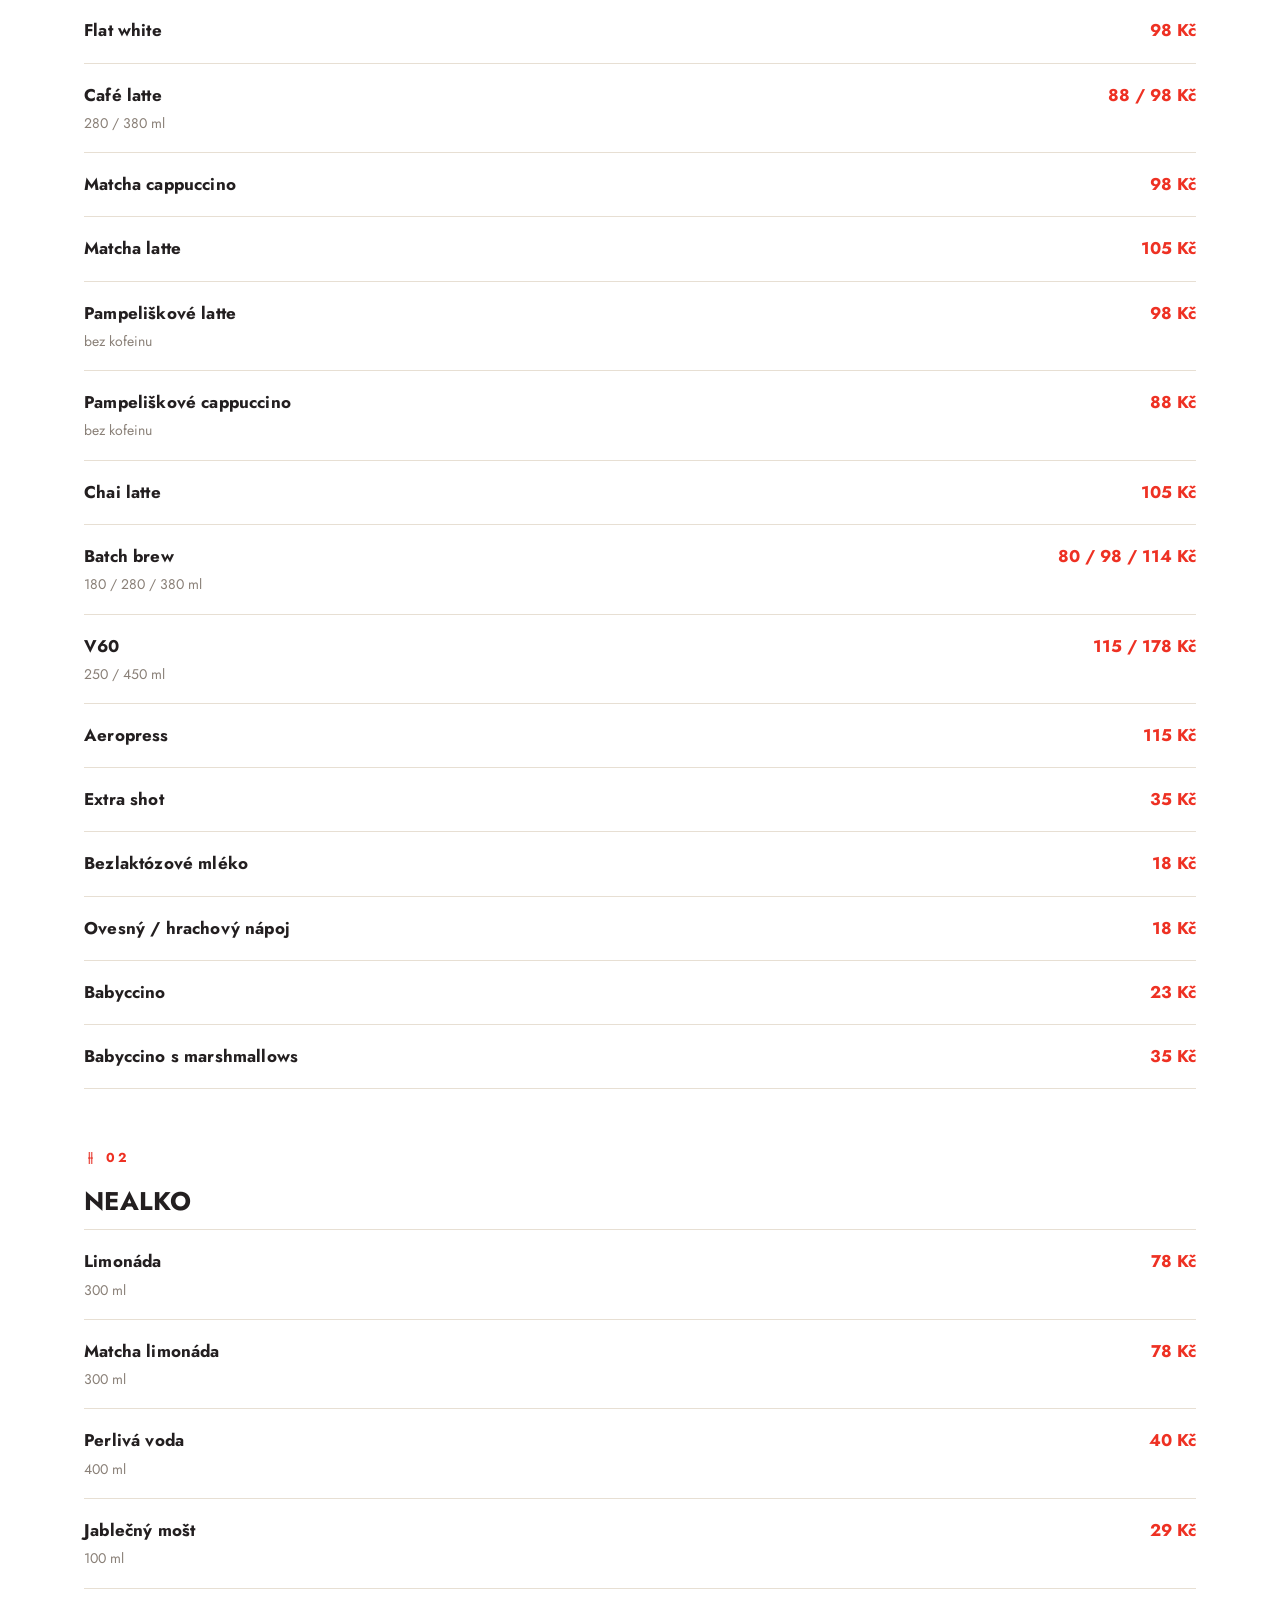
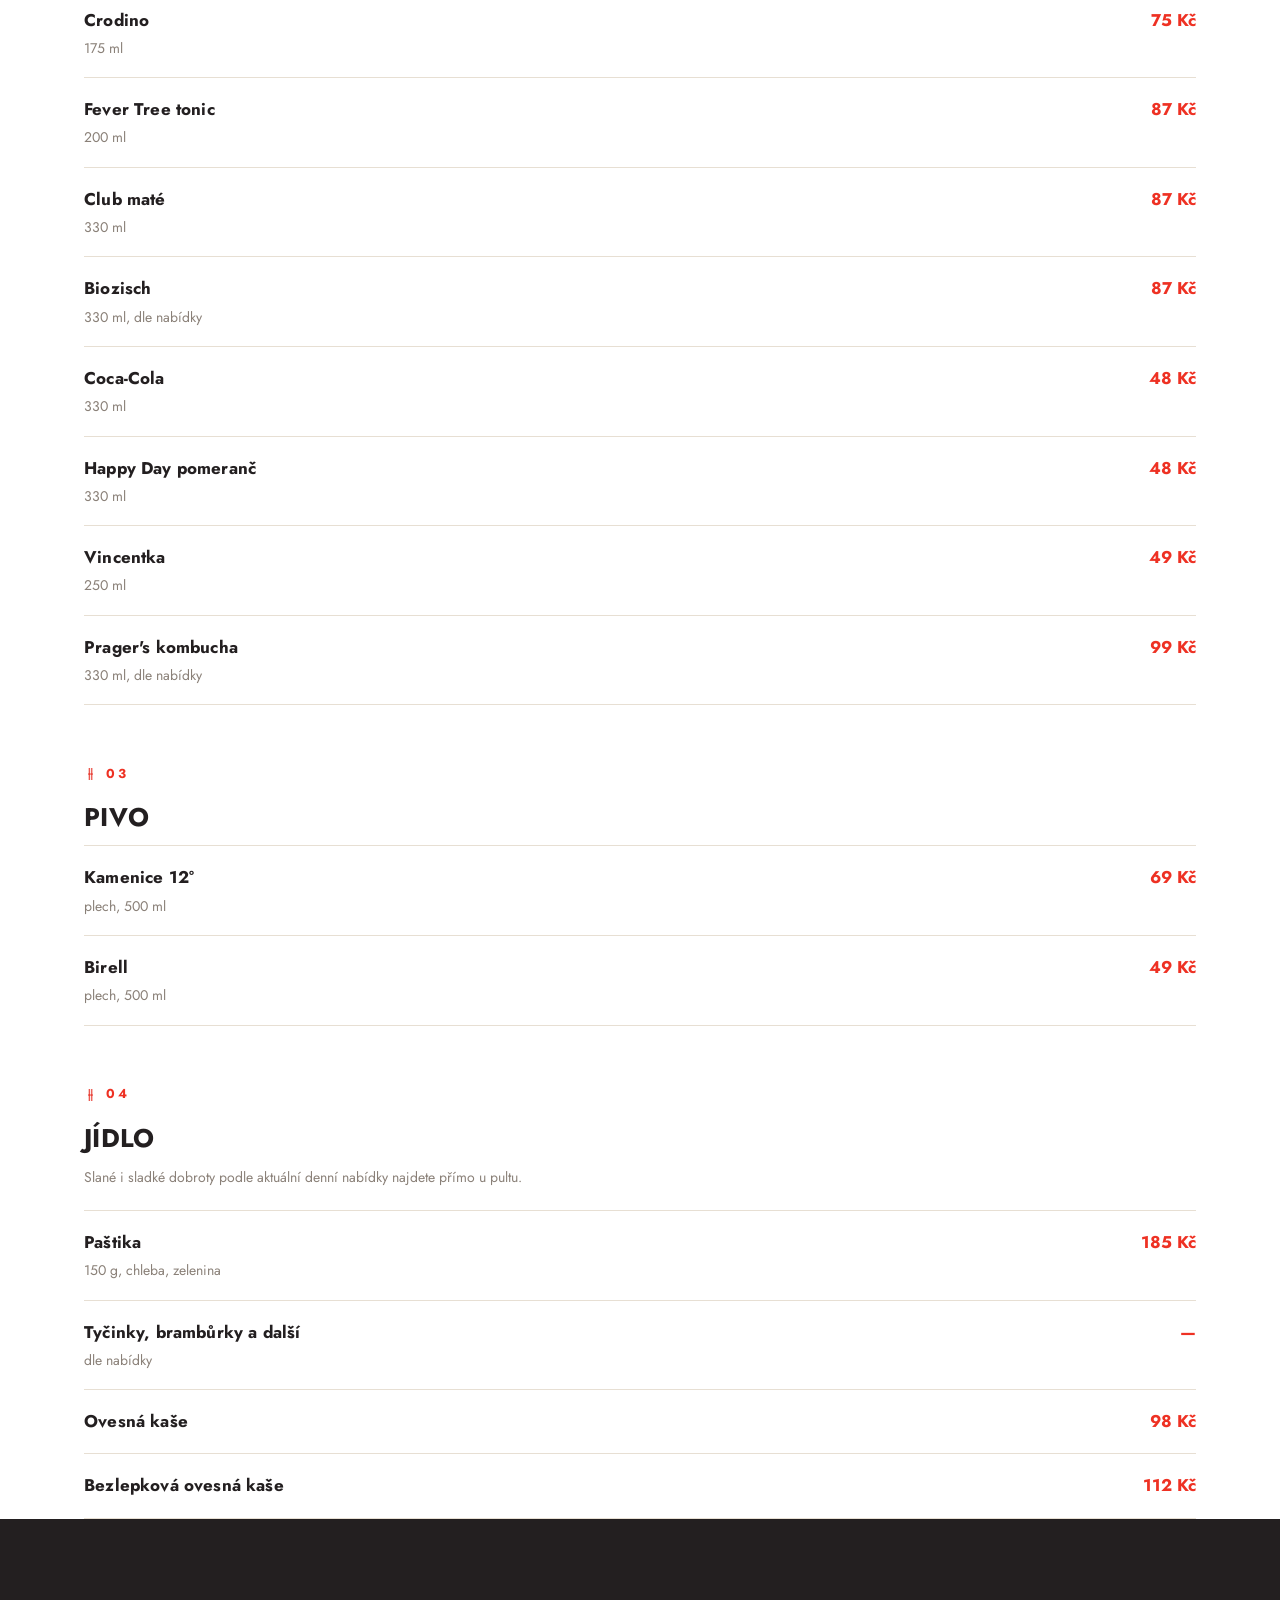
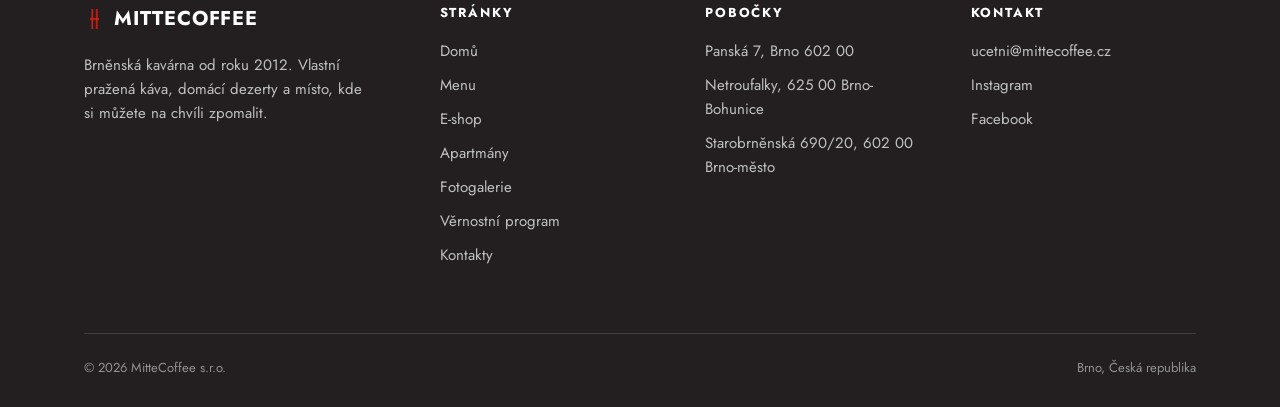
<file: menu.html>
<!doctype html>
<html lang="cs">
<head>
<meta charset="UTF-8">
<meta name="viewport" content="width=device-width, initial-scale=1">
<title>Menu — MitteCoffee Brno</title>
<meta name="description" content="Nabídka MitteCoffee podle pobočky: Panská i Špitál, stálá i zimní nabídka. Vlastní pražená káva a poctivé suroviny.">
<link rel="canonical" href="https://www.mitte.cz/menu.html">
<link rel="alternate" hreflang="cs" href="https://www.mitte.cz/menu.html">
<link rel="alternate" hreflang="en" href="https://www.mitte.cz/en/menu.html">
<link rel="alternate" hreflang="x-default" href="https://www.mitte.cz/menu.html">
<link rel="preconnect" href="https://fonts.googleapis.com">
<link rel="preconnect" href="https://fonts.gstatic.com" crossorigin>
<link href="https://fonts.googleapis.com/css2?family=Jost:wght@400;700&display=swap" rel="stylesheet">
<link rel="stylesheet" href="assets/css/style.css">
</head>
<body>

<header class="site-header">
  <div class="wrap">
    <a href="index.html" class="logo"><img src="assets/img/brand/logo_mitte.png" alt="MitteCoffee"></a>
    <div class="nav-right">
      <div class="lang-switch"><a href="#" aria-current="true">CS</a><span class="sep">/</span><a href="en/menu.html">EN</a></div>
      <button class="nav-toggle" aria-label="Otevřít menu" aria-expanded="false">
        <svg viewBox="0 0 24 24" fill="none" stroke="currentColor" stroke-width="2"><path d="M3 6h18M3 12h18M3 18h18"/></svg>
      </button>
      <nav class="main-nav">
        <ul>
          <li><a href="index.html">Domů</a></li>
          <li><a href="menu.html" aria-current="page">Menu</a></li>
          <li><a href="eshop.html">E-shop</a></li>
          <li><a href="apartments.html">Apartmány</a></li>
          <li><a href="gallery.html">Fotogalerie</a></li>
          <li><a href="club.html">Věrnostní program</a></li>
          <li><a href="contacts.html">Kontakty</a></li>
        </ul>
      </nav>
    </div>
  </div>
</header>

<main>

  <section class="hero" style="min-height: 52vh;">
    <img src="assets/img/hero/menu-hero.jpg" alt="Ručně malovaná nabídková tabule v MitteCoffee">
    <div class="hero-inner wrap">
      <span class="eyebrow"><span class="mark"></span>Nabídka</span>
      <h1 class="display" style="font-size:clamp(40px,7vw,72px);">Menu</h1>
    </div>
  </section>

  <section style="padding-top:56px; padding-bottom:0;">
    <div class="wrap">
      <div class="menu-note">Dorty a jiné dobroty dle aktuální nabídky uvidíte na baru.</div>
      <div class="menu-note">Alergeny na vyžádání u obsluhy.</div>
      <div class="menu-note">Zákaz prodeje alkoholu osobám mladším 18 let.</div>

      <span class="tab-label" style="margin-top:32px;">Vyberte pobočku</span>
      <div class="menu-tabs menu-tabs--primary" role="tablist" data-group="location" style="margin-top:8px;">
        <button role="tab" aria-selected="true" data-target="loc-panska">Panská</button>
        <button role="tab" aria-selected="false" data-target="loc-spital">Špitál</button>
      </div>
    </div>
  </section>

  <!-- ================= PANSKÁ ================= -->
  <div class="menu-season is-active" data-group="location" id="loc-panska">
    <div class="wrap" style="padding-top:36px;">
      <span class="tab-label">Vyberte nabídku</span>
      <div class="menu-tabs" role="tablist" data-group="panska-season" style="margin-top:8px;">
        <button role="tab" aria-selected="true" data-target="panska-stala">Stálá nabídka</button>
        <button role="tab" aria-selected="false" data-target="panska-zimni">Zimní nabídka</button>
      </div>
    </div>

    <div class="menu-season is-active" data-group="panska-season" id="panska-stala">
      <div class="wrap">
        <div class="menu-group" id="panska-kava">
          <span class="eyebrow"><span class="mark"></span>01</span>
          <h3 class="h3" style="margin-top:10px;">Káva</h3>
          <span class="group-sub">Vlastní pražená káva, připravovaná v obou kavárnách.</span>
          <ul class="item-list">
            <li class="item-card"><span class="name">Espresso <span class="desc">/ doppio</span></span><span class="price">68 / 86 Kč</span></li>
            <li class="item-card"><span class="name">Espresso macchiato</span><span class="price">73 Kč</span></li>
            <li class="item-card"><span class="name">Cortado</span><span class="price">75 Kč</span></li>
            <li class="item-card"><span class="name">Cappuccino</span><span class="price">86 Kč</span></li>
            <li class="item-card"><span class="name">Flat white</span><span class="price">98 Kč</span></li>
            <li class="item-card"><span class="name">Café latte <span class="desc">280 / 380 ml</span></span><span class="price">88 / 98 Kč</span></li>
            <li class="item-card"><span class="name">Matcha cappuccino</span><span class="price">98 Kč</span></li>
            <li class="item-card"><span class="name">Matcha latte</span><span class="price">105 Kč</span></li>
            <li class="item-card"><span class="name">Pampeliškové latte <span class="desc">bez kofeinu</span></span><span class="price">98 Kč</span></li>
            <li class="item-card"><span class="name">Pampeliškové cappuccino <span class="desc">bez kofeinu</span></span><span class="price">88 Kč</span></li>
            <li class="item-card"><span class="name">Chai latte</span><span class="price">105 Kč</span></li>
            <li class="item-card"><span class="name">Batch brew <span class="desc">180 / 280 / 380 ml</span></span><span class="price">80 / 98 / 114 Kč</span></li>
            <li class="item-card"><span class="name">V60 <span class="desc">250 / 450 ml</span></span><span class="price">115 / 178 Kč</span></li>
            <li class="item-card"><span class="name">Aeropress</span><span class="price">115 Kč</span></li>
            <li class="item-card"><span class="name">Extra shot</span><span class="price">35 Kč</span></li>
            <li class="item-card"><span class="name">Bezlaktózové mléko</span><span class="price">18 Kč</span></li>
            <li class="item-card"><span class="name">Ovesný / hrachový nápoj</span><span class="price">18 Kč</span></li>
            <li class="item-card"><span class="name">Babyccino</span><span class="price">23 Kč</span></li>
            <li class="item-card"><span class="name">Babyccino s marshmallows</span><span class="price">35 Kč</span></li>
          </ul>
        </div>

        <div class="menu-group" id="panska-nealko">
          <span class="eyebrow"><span class="mark"></span>02</span>
          <h3 class="h3" style="margin-top:10px;">Nealko</h3>
          <ul class="item-list">
            <li class="item-card"><span class="name">Limonáda <span class="desc">300 ml</span></span><span class="price">78 Kč</span></li>
            <li class="item-card"><span class="name">Matcha limonáda <span class="desc">300 ml</span></span><span class="price">78 Kč</span></li>
            <li class="item-card"><span class="name">Perlivá voda <span class="desc">400 ml</span></span><span class="price">40 Kč</span></li>
            <li class="item-card"><span class="name">Jablečný mošt <span class="desc">100 ml</span></span><span class="price">29 Kč</span></li>
            <li class="item-card"><span class="name">Crodino <span class="desc">175 ml</span></span><span class="price">75 Kč</span></li>
            <li class="item-card"><span class="name">Fever Tree tonic <span class="desc">200 ml</span></span><span class="price">87 Kč</span></li>
            <li class="item-card"><span class="name">Club maté <span class="desc">330 ml</span></span><span class="price">87 Kč</span></li>
            <li class="item-card"><span class="name">Biozisch <span class="desc">330 ml, dle nabídky</span></span><span class="price">87 Kč</span></li>
            <li class="item-card"><span class="name">Coca-Cola <span class="desc">330 ml</span></span><span class="price">48 Kč</span></li>
            <li class="item-card"><span class="name">Happy Day pomeranč <span class="desc">330 ml</span></span><span class="price">48 Kč</span></li>
            <li class="item-card"><span class="name">Vincentka <span class="desc">250 ml</span></span><span class="price">49 Kč</span></li>
            <li class="item-card"><span class="name">Prager's kombucha <span class="desc">330 ml, dle nabídky</span></span><span class="price">99 Kč</span></li>
          </ul>
        </div>

        <div class="menu-group" id="panska-pivo">
          <span class="eyebrow"><span class="mark"></span>03</span>
          <h3 class="h3" style="margin-top:10px;">Pivo</h3>
          <ul class="item-list">
            <li class="item-card"><span class="name">Kamenice 12° <span class="desc">plech, 500 ml</span></span><span class="price">69 Kč</span></li>
            <li class="item-card"><span class="name">Birell <span class="desc">plech, 500 ml</span></span><span class="price">49 Kč</span></li>
          </ul>
        </div>

        <div class="menu-group" id="panska-jidlo">
          <span class="eyebrow"><span class="mark"></span>04</span>
          <h3 class="h3" style="margin-top:10px;">Jídlo</h3>
          <span class="group-sub">Slané i sladké dobroty podle aktuální denní nabídky najdete přímo u pultu.</span>
          <ul class="item-list">
            <li class="item-card"><span class="name">Paštika <span class="desc">150 g, chleba, zelenina</span></span><span class="price">185 Kč</span></li>
            <li class="item-card"><span class="name">Tyčinky, brambůrky a další <span class="desc">dle nabídky</span></span><span class="price">—</span></li>
            <li class="item-card"><span class="name">Ovesná kaše</span><span class="price">98 Kč</span></li>
            <li class="item-card"><span class="name">Bezlepková ovesná kaše</span><span class="price">112 Kč</span></li>
          </ul>
        </div>
      </div>
    </div>

    <div class="menu-season" data-group="panska-season" id="panska-zimni">
      <div class="wrap">
        <div class="menu-group" style="padding-top:0;">
          <span class="eyebrow"><span class="mark"></span>01</span>
          <h3 class="h3" style="margin-top:10px;">Teplé nápoje</h3>
          <span class="group-sub">Zimní sezónní nabídka.</span>
          <ul class="item-list">
            <li class="item-card"><span class="name">Moccacino</span><span class="price">95 Kč</span></li>
            <li class="item-card"><span class="name">Chai matcha latte</span><span class="price">119 Kč</span></li>
            <li class="item-card"><span class="name">Raspberry chai latte</span><span class="price">105 Kč</span></li>
            <li class="item-card"><span class="name">Javorové latte</span><span class="price">105 Kč</span></li>
            <li class="item-card"><span class="name">Javorové matcha latte</span><span class="price">129 Kč</span></li>
            <li class="item-card"><span class="name">Honey cinnamon coffee</span><span class="price">99 Kč</span></li>
            <li class="item-card"><span class="name">Pumpkin spice latte</span><span class="price">119 Kč</span></li>
            <li class="item-card"><span class="name">Yuzu maracuja tea</span><span class="price">89 Kč</span></li>
            <li class="item-card"><span class="name">Yuzu maracuja matcha tea</span><span class="price">119 Kč</span></li>
            <li class="item-card"><span class="name">Horká čokoláda</span><span class="price">95 Kč</span></li>
            <li class="item-card"><span class="name">Svařený mošt</span><span class="price">89 Kč</span></li>
            <li class="item-card"><span class="name">Čaj ze zázvoru</span><span class="price">79 Kč</span></li>
            <li class="item-card"><span class="name">Čerstvý zázvorový čaj s jahodami</span><span class="price">99 Kč</span></li>
          </ul>
        </div>

        <div class="menu-group">
          <span class="eyebrow"><span class="mark"></span>02</span>
          <h3 class="h3" style="margin-top:10px;">Alkoholické nápoje</h3>
          <ul class="item-list">
            <li class="item-card"><span class="name">Svařák</span><span class="price">109 Kč</span></li>
            <li class="item-card"><span class="name">Horká čokoláda s baileys</span><span class="price">149 Kč</span></li>
            <li class="item-card"><span class="name">Baileys <span class="desc">0,04 l</span></span><span class="price">90 Kč</span></li>
            <li class="item-card"><span class="name">Medový baron <span class="desc">0,04 l</span></span><span class="price">90 Kč</span></li>
          </ul>
        </div>
      </div>
    </div>
  </div>

  <!-- ================= ŠPITÁL ================= -->
  <div class="menu-season" data-group="location" id="loc-spital">
    <div class="wrap" style="padding-top:36px;">
      <span class="tab-label">Vyberte nabídku</span>
      <div class="menu-tabs" role="tablist" data-group="spital-season" style="margin-top:8px;">
        <button role="tab" aria-selected="true" data-target="spital-stala">Stálá nabídka</button>
        <button role="tab" aria-selected="false" data-target="spital-zimni">Zimní nabídka</button>
      </div>
    </div>

    <div class="menu-season is-active" data-group="spital-season" id="spital-stala">
      <div class="wrap">
        <div class="menu-group" id="spital-kava">
          <span class="eyebrow"><span class="mark"></span>01</span>
          <h3 class="h3" style="margin-top:10px;">Káva</h3>
          <span class="group-sub">Vlastní pražená káva, připravovaná v obou kavárnách.</span>
          <ul class="item-list">
            <li class="item-card"><span class="name">Espresso <span class="desc">/ doppio</span></span><span class="price">68 / 86 Kč</span></li>
            <li class="item-card"><span class="name">Espresso macchiato</span><span class="price">73 Kč</span></li>
            <li class="item-card"><span class="name">Cortado</span><span class="price">75 Kč</span></li>
            <li class="item-card"><span class="name">Cappuccino</span><span class="price">86 Kč</span></li>
            <li class="item-card"><span class="name">Flat white</span><span class="price">98 Kč</span></li>
            <li class="item-card"><span class="name">Café latte <span class="desc">280 / 380 ml</span></span><span class="price">88 / 98 Kč</span></li>
            <li class="item-card"><span class="name">Matcha cappuccino</span><span class="price">98 Kč</span></li>
            <li class="item-card"><span class="name">Matcha latte</span><span class="price">105 Kč</span></li>
            <li class="item-card"><span class="name">Pampeliškové latte <span class="desc">bez kofeinu</span></span><span class="price">98 Kč</span></li>
            <li class="item-card"><span class="name">Pampeliškové cappuccino <span class="desc">bez kofeinu</span></span><span class="price">88 Kč</span></li>
            <li class="item-card"><span class="name">Chai latte</span><span class="price">105 Kč</span></li>
            <li class="item-card"><span class="name">Batch brew <span class="desc">180 / 280 / 380 ml</span></span><span class="price">80 / 98 / 114 Kč</span></li>
            <li class="item-card"><span class="name">V60 <span class="desc">250 / 450 ml</span></span><span class="price">115 / 178 Kč</span></li>
            <li class="item-card"><span class="name">Aeropress</span><span class="price">115 Kč</span></li>
            <li class="item-card"><span class="name">Extra shot</span><span class="price">35 Kč</span></li>
            <li class="item-card"><span class="name">Bezlaktózové mléko</span><span class="price">18 Kč</span></li>
            <li class="item-card"><span class="name">Ovesný / hrachový nápoj</span><span class="price">18 Kč</span></li>
            <li class="item-card"><span class="name">Babyccino</span><span class="price">23 Kč</span></li>
            <li class="item-card"><span class="name">Babyccino s marshmallows</span><span class="price">35 Kč</span></li>
          </ul>
        </div>

        <div class="menu-group" id="spital-nealko">
          <span class="eyebrow"><span class="mark"></span>02</span>
          <h3 class="h3" style="margin-top:10px;">Nealko</h3>
          <ul class="item-list">
            <li class="item-card"><span class="name">Limonáda <span class="desc">300 ml</span></span><span class="price">78 Kč</span></li>
            <li class="item-card"><span class="name">Matcha limonáda <span class="desc">300 ml</span></span><span class="price">78 Kč</span></li>
            <li class="item-card"><span class="name">Perlivá voda <span class="desc">400 ml</span></span><span class="price">40 Kč</span></li>
            <li class="item-card"><span class="name">Jablečný mošt <span class="desc">100 ml</span></span><span class="price">29 Kč</span></li>
            <li class="item-card"><span class="name">Crodino <span class="desc">175 ml</span></span><span class="price">75 Kč</span></li>
            <li class="item-card"><span class="name">Fever Tree tonic <span class="desc">200 ml</span></span><span class="price">87 Kč</span></li>
            <li class="item-card"><span class="name">Club maté <span class="desc">330 ml</span></span><span class="price">87 Kč</span></li>
            <li class="item-card"><span class="name">Biozisch <span class="desc">330 ml, dle nabídky</span></span><span class="price">87 Kč</span></li>
            <li class="item-card"><span class="name">Coca-Cola <span class="desc">330 ml</span></span><span class="price">48 Kč</span></li>
            <li class="item-card"><span class="name">Happy Day pomeranč <span class="desc">330 ml</span></span><span class="price">48 Kč</span></li>
            <li class="item-card"><span class="name">Vincentka <span class="desc">250 ml</span></span><span class="price">49 Kč</span></li>
            <li class="item-card"><span class="name">Prager's kombucha <span class="desc">330 ml, dle nabídky</span></span><span class="price">99 Kč</span></li>
          </ul>
        </div>

        <div class="menu-group" id="spital-jidlo">
          <span class="eyebrow"><span class="mark"></span>03</span>
          <h3 class="h3" style="margin-top:10px;">Jídlo</h3>
          <span class="group-sub">Slané i sladké dobroty podle aktuální denní nabídky najdete přímo u pultu.</span>
          <ul class="item-list">
            <li class="item-card"><span class="name">Paštika <span class="desc">150 g, chleba, zelenina</span></span><span class="price">185 Kč</span></li>
            <li class="item-card"><span class="name">Tyčinky, brambůrky a další <span class="desc">dle nabídky</span></span><span class="price">—</span></li>
            <li class="item-card"><span class="name">Ovesná kaše</span><span class="price">98 Kč</span></li>
            <li class="item-card"><span class="name">Bezlepková ovesná kaše</span><span class="price">112 Kč</span></li>
          </ul>
        </div>
      </div>
    </div>

    <div class="menu-season" data-group="spital-season" id="spital-zimni">
      <div class="wrap">
        <div class="menu-group" style="padding-top:0;">
          <span class="eyebrow"><span class="mark"></span>01</span>
          <h3 class="h3" style="margin-top:10px;">Teplé nápoje</h3>
          <span class="group-sub">Zimní sezónní nabídka.</span>
          <ul class="item-list">
            <li class="item-card"><span class="name">Moccacino</span><span class="price">95 Kč</span></li>
            <li class="item-card"><span class="name">Honey cinnamon coffee</span><span class="price">99 Kč</span></li>
            <li class="item-card"><span class="name">Javorové latte</span><span class="price">105 Kč</span></li>
            <li class="item-card"><span class="name">Javorové matcha latte</span><span class="price">129 Kč</span></li>
            <li class="item-card"><span class="name">Raspberry chai latte</span><span class="price">105 Kč</span></li>
            <li class="item-card"><span class="name">Svařený mošt</span><span class="price">89 Kč</span></li>
            <li class="item-card"><span class="name">Čaj ze zázvoru</span><span class="price">79 Kč</span></li>
            <li class="item-card"><span class="name">Pumpkin spice latte</span><span class="price">119 Kč</span></li>
            <li class="item-card"><span class="name">Horká čokoláda</span><span class="price">95 Kč</span></li>
          </ul>
        </div>
      </div>
    </div>
  </div>

</main>

<footer class="site-footer">
  <div class="wrap">
    <div class="footer-grid">
      <div>
        <div class="footer-brand"><span class="mark"></span>MitteCoffee</div>
        <p style="max-width:32ch; font-size:15px;">Brněnská kavárna od roku 2012. Vlastní pražená káva, domácí dezerty a místo, kde si můžete na chvíli zpomalit.</p>
      </div>
      <div>
        <h4>Stránky</h4>
        <ul class="footer-list">
          <li><a href="index.html">Domů</a></li>
          <li><a href="menu.html">Menu</a></li>
          <li><a href="eshop.html">E-shop</a></li>
          <li><a href="apartments.html">Apartmány</a></li>
          <li><a href="gallery.html">Fotogalerie</a></li>
          <li><a href="club.html">Věrnostní program</a></li>
          <li><a href="contacts.html">Kontakty</a></li>
        </ul>
      </div>
      <div>
        <h4>Pobočky</h4>
        <ul class="footer-list">
          <li>Panská 7, Brno 602 00</li>
          <li>Netroufalky, 625 00 Brno-Bohunice</li>
          <li>Starobrněnská 690/20, 602 00 Brno-město</li>
        </ul>
      </div>
      <div>
        <h4>Kontakt</h4>
        <ul class="footer-list">
          <li><a href="mailto:ucetni@mittecoffee.cz">ucetni@mittecoffee.cz</a></li>
          <li><a href="https://www.instagram.com/mittecoffee.brno/" target="_blank" rel="noopener">Instagram</a></li>
          <li><a href="https://www.facebook.com/profile.php?id=61590465910133" target="_blank" rel="noopener">Facebook</a></li>
        </ul>
      </div>
    </div>
    <div class="footer-bottom">
      <span>© <span data-year>2026</span> MitteCoffee s.r.o.</span>
      <span>Brno, Česká republika</span>
    </div>
  </div>
</footer>

<script src="assets/js/main.js"></script>
</body>
</html>
</file>
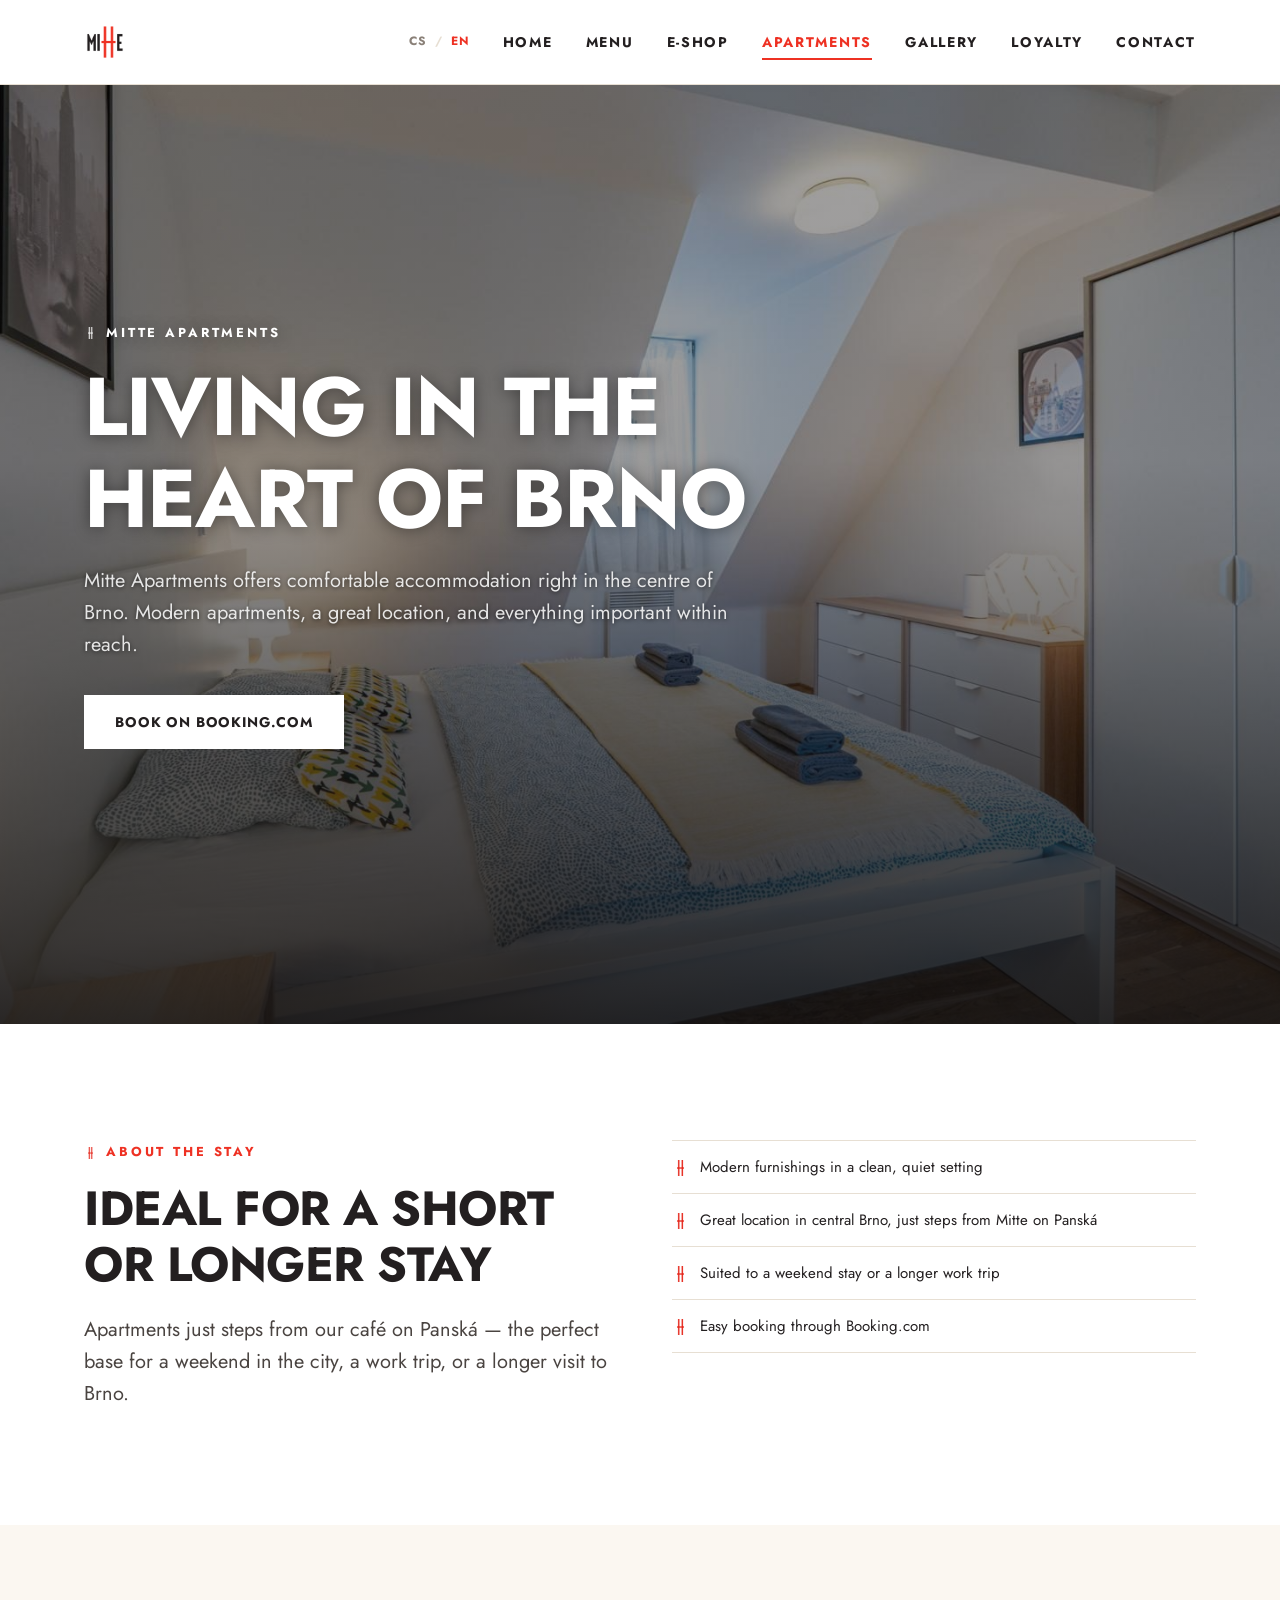
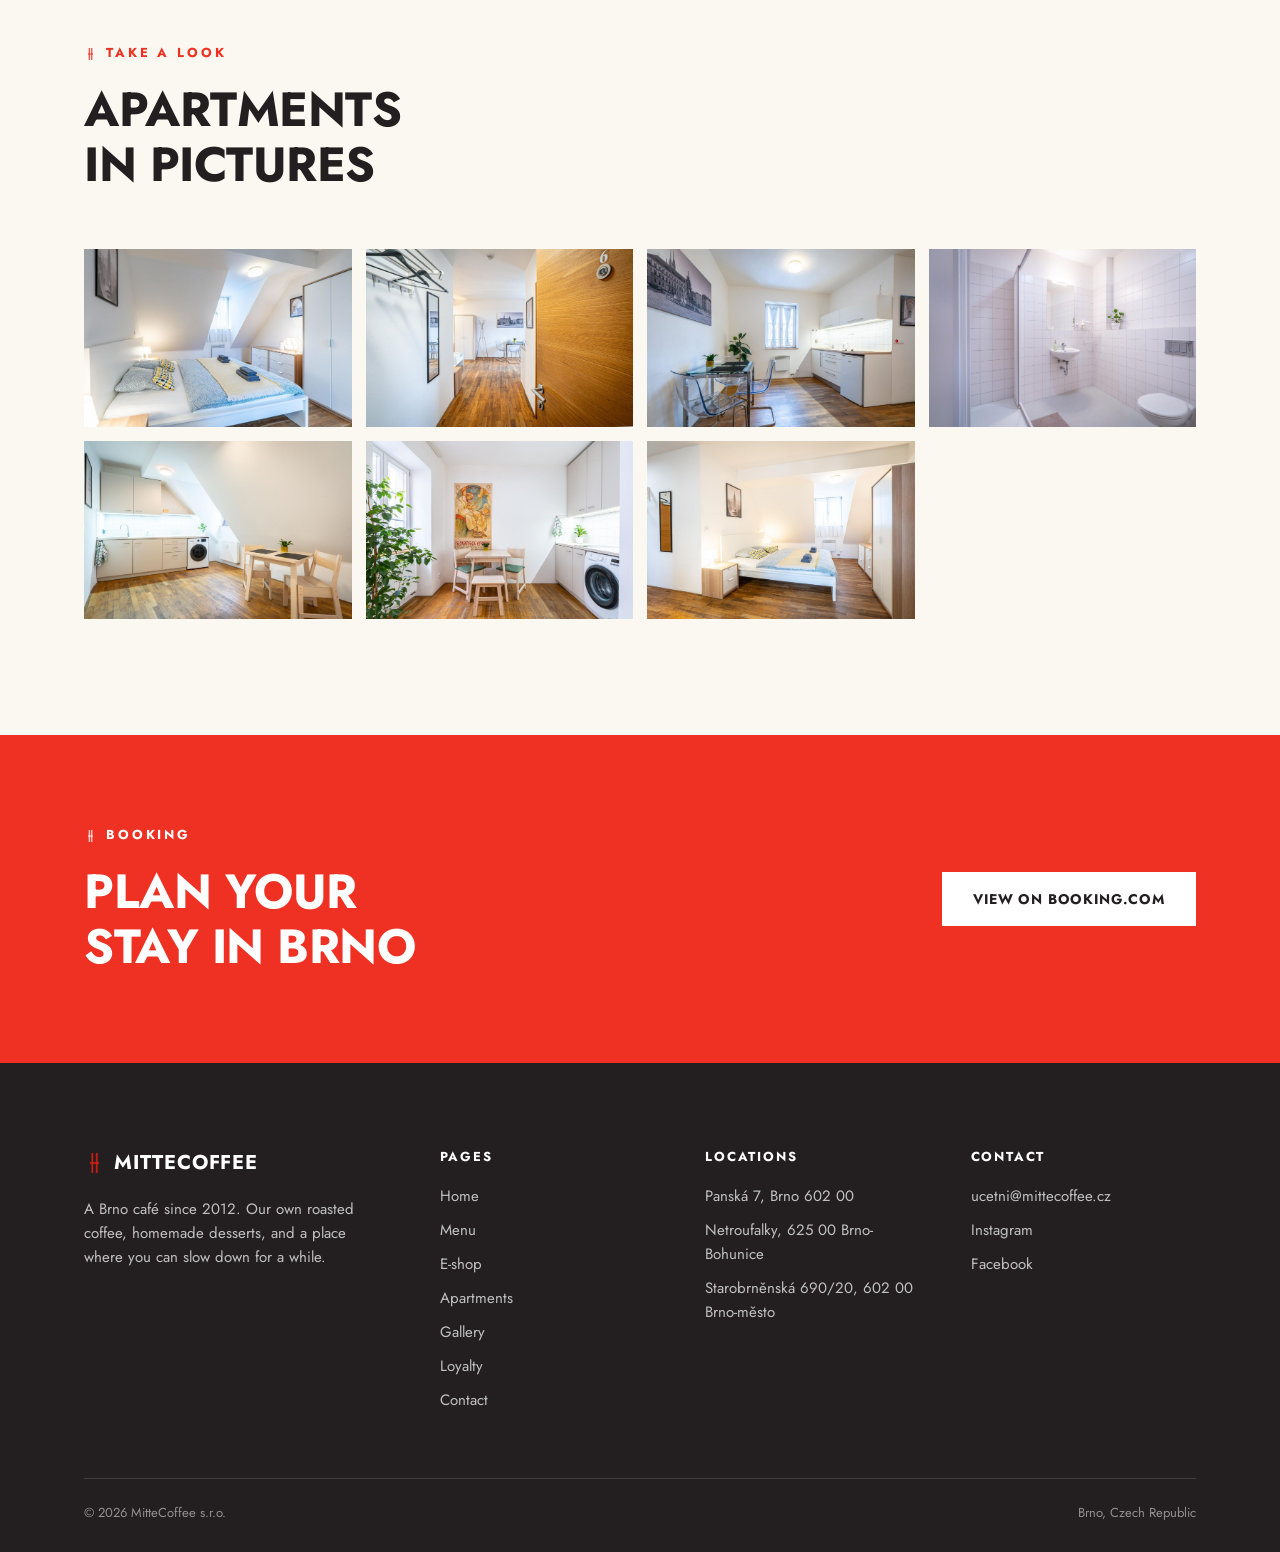
<file: en/apartments.html>
<!doctype html>
<html lang="en">
<head>
<meta charset="UTF-8">
<meta name="viewport" content="width=device-width, initial-scale=1">
<title>Mitte Apartments — living in the heart of Brno</title>
<meta name="description" content="Mitte Apartments offers modern accommodation in central Brno. Ideal for a weekend in the city, a work trip, or a longer stay.">
<link rel="canonical" href="https://www.mitte.cz/en/apartments.html">
<link rel="alternate" hreflang="cs" href="https://www.mitte.cz/apartments.html">
<link rel="alternate" hreflang="en" href="https://www.mitte.cz/en/apartments.html">
<link rel="alternate" hreflang="x-default" href="https://www.mitte.cz/apartments.html">
<link rel="preconnect" href="https://fonts.googleapis.com">
<link rel="preconnect" href="https://fonts.gstatic.com" crossorigin>
<link href="https://fonts.googleapis.com/css2?family=Jost:wght@400;700&display=swap" rel="stylesheet">
<link rel="stylesheet" href="../assets/css/style.css">
</head>
<body>

<header class="site-header">
  <div class="wrap">
    <a href="index.html" class="logo"><img src="../assets/img/brand/logo_mitte.png" alt="MitteCoffee"></a>
    <div class="nav-right">
      <div class="lang-switch"><a href="../apartments.html">CS</a><span class="sep">/</span><a href="#" aria-current="true">EN</a></div>
      <button class="nav-toggle" aria-label="Open menu" aria-expanded="false">
        <svg viewBox="0 0 24 24" fill="none" stroke="currentColor" stroke-width="2"><path d="M3 6h18M3 12h18M3 18h18"/></svg>
      </button>
      <nav class="main-nav">
        <ul>
          <li><a href="index.html">Home</a></li>
          <li><a href="menu.html">Menu</a></li>
          <li><a href="eshop.html">E-shop</a></li>
          <li><a href="apartments.html" aria-current="page">Apartments</a></li>
          <li><a href="gallery.html">Gallery</a></li>
          <li><a href="club.html">Loyalty</a></li>
          <li><a href="contacts.html">Contact</a></li>
        </ul>
      </nav>
    </div>
  </div>
</header>

<main>

  <section class="hero">
    <img src="../assets/img/hero/apartments-hero.jpg" alt="Modern bedroom at Mitte Apartments in Brno">
    <div class="hero-inner wrap">
      <span class="eyebrow"><span class="mark"></span>Mitte Apartments</span>
      <h1 class="display">Living in the<br>heart of Brno</h1>
      <p class="lede">Mitte Apartments offers comfortable accommodation right in the centre of Brno. Modern apartments, a great location, and everything important within reach.</p>
      <div class="hero-cta">
        <a href="https://www.booking.com/hotel/cz/mitte-apartments.cs.html?aid=304142" target="_blank" rel="noopener" class="btn on-dark">Book on Booking.com</a>
      </div>
    </div>
  </section>

  <section>
    <div class="wrap">
      <div class="grid grid-2" style="align-items:flex-start; gap:64px;">
        <div data-reveal>
          <span class="eyebrow"><span class="mark"></span>About the stay</span>
          <h2 class="display" style="margin-top:14px;">Ideal for a short<br>or longer stay</h2>
          <p class="lede" style="margin-top:22px;">Apartments just steps from our café on Panská — the perfect base for a weekend in the city, a work trip, or a longer visit to Brno.</p>
        </div>
        <ul class="amenity-list" data-reveal>
          <li><span class="mark"></span><span>Modern furnishings in a clean, quiet setting</span></li>
          <li><span class="mark"></span><span>Great location in central Brno, just steps from Mitte on Panská</span></li>
          <li><span class="mark"></span><span>Suited to a weekend stay or a longer work trip</span></li>
          <li><span class="mark"></span><span>Easy booking through Booking.com</span></li>
        </ul>
      </div>
    </div>
  </section>

  <section class="section-cream">
    <div class="wrap">
      <div class="section-head" data-reveal>
        <div>
          <span class="eyebrow"><span class="mark"></span>Take a look</span>
          <h2 class="display" style="margin-top:14px;">Apartments<br>in pictures</h2>
        </div>
      </div>
      <div class="photo-grid" data-reveal>
        <figure><img src="../assets/img/apartments/PHOTO-2026-04-15-15-03-56-10.jpg" alt="Bedroom at Mitte Apartments"></figure>
        <figure><img src="../assets/img/apartments/PHOTO-2026-04-15-15-03-56-11.jpg" alt="Interior at Mitte Apartments"></figure>
        <figure><img src="../assets/img/apartments/PHOTO-2026-04-15-15-03-56-12.jpg" alt="Living space at Mitte Apartments"></figure>
        <figure><img src="../assets/img/apartments/PHOTO-2026-04-15-15-03-56-14.jpg" alt="Furnishing detail at Mitte Apartments"></figure>
        <figure><img src="../assets/img/apartments/PHOTO-2026-04-15-15-03-57-10.jpg" alt="Bathroom at Mitte Apartments"></figure>
        <figure><img src="../assets/img/apartments/PHOTO-2026-04-15-15-03-57-3.jpg" alt="Kitchenette at Mitte Apartments"></figure>
        <figure><img src="../assets/img/apartments/PHOTO-2026-04-15-15-03-57-6.jpg" alt="Bathroom with sink, Mitte Apartments"></figure>
      </div>
    </div>
  </section>

  <section class="promo">
    <div class="wrap promo-inner">
      <div data-reveal>
        <span class="eyebrow" style="color:#fff;"><span class="mark" style="filter:brightness(0) invert(1);"></span>Booking</span>
        <h2 class="display" style="margin-top:14px;">Plan your<br>stay in Brno</h2>
      </div>
      <a href="https://www.booking.com/hotel/cz/mitte-apartments.cs.html?aid=304142" target="_blank" rel="noopener" class="btn on-dark">View on Booking.com</a>
    </div>
  </section>

</main>

<footer class="site-footer">
  <div class="wrap">
    <div class="footer-grid">
      <div>
        <div class="footer-brand"><span class="mark"></span>MitteCoffee</div>
        <p style="max-width:32ch; font-size:15px;">A Brno café since 2012. Our own roasted coffee, homemade desserts, and a place where you can slow down for a while.</p>
      </div>
      <div>
        <h4>Pages</h4>
        <ul class="footer-list">
          <li><a href="index.html">Home</a></li>
          <li><a href="menu.html">Menu</a></li>
          <li><a href="eshop.html">E-shop</a></li>
          <li><a href="apartments.html">Apartments</a></li>
          <li><a href="gallery.html">Gallery</a></li>
          <li><a href="club.html">Loyalty</a></li>
          <li><a href="contacts.html">Contact</a></li>
        </ul>
      </div>
      <div>
        <h4>Locations</h4>
        <ul class="footer-list">
          <li>Panská 7, Brno 602 00</li>
          <li>Netroufalky, 625 00 Brno-Bohunice</li>
          <li>Starobrněnská 690/20, 602 00 Brno-město</li>
        </ul>
      </div>
      <div>
        <h4>Contact</h4>
        <ul class="footer-list">
          <li><a href="mailto:ucetni@mittecoffee.cz">ucetni@mittecoffee.cz</a></li>
          <li><a href="https://www.instagram.com/mittecoffee.brno/" target="_blank" rel="noopener">Instagram</a></li>
          <li><a href="https://www.facebook.com/profile.php?id=61590465910133" target="_blank" rel="noopener">Facebook</a></li>
        </ul>
      </div>
    </div>
    <div class="footer-bottom">
      <span>© <span data-year>2026</span> MitteCoffee s.r.o.</span>
      <span>Brno, Czech Republic</span>
    </div>
  </div>
</footer>

<script src="../assets/js/main.js"></script>
</body>
</html>
</file>
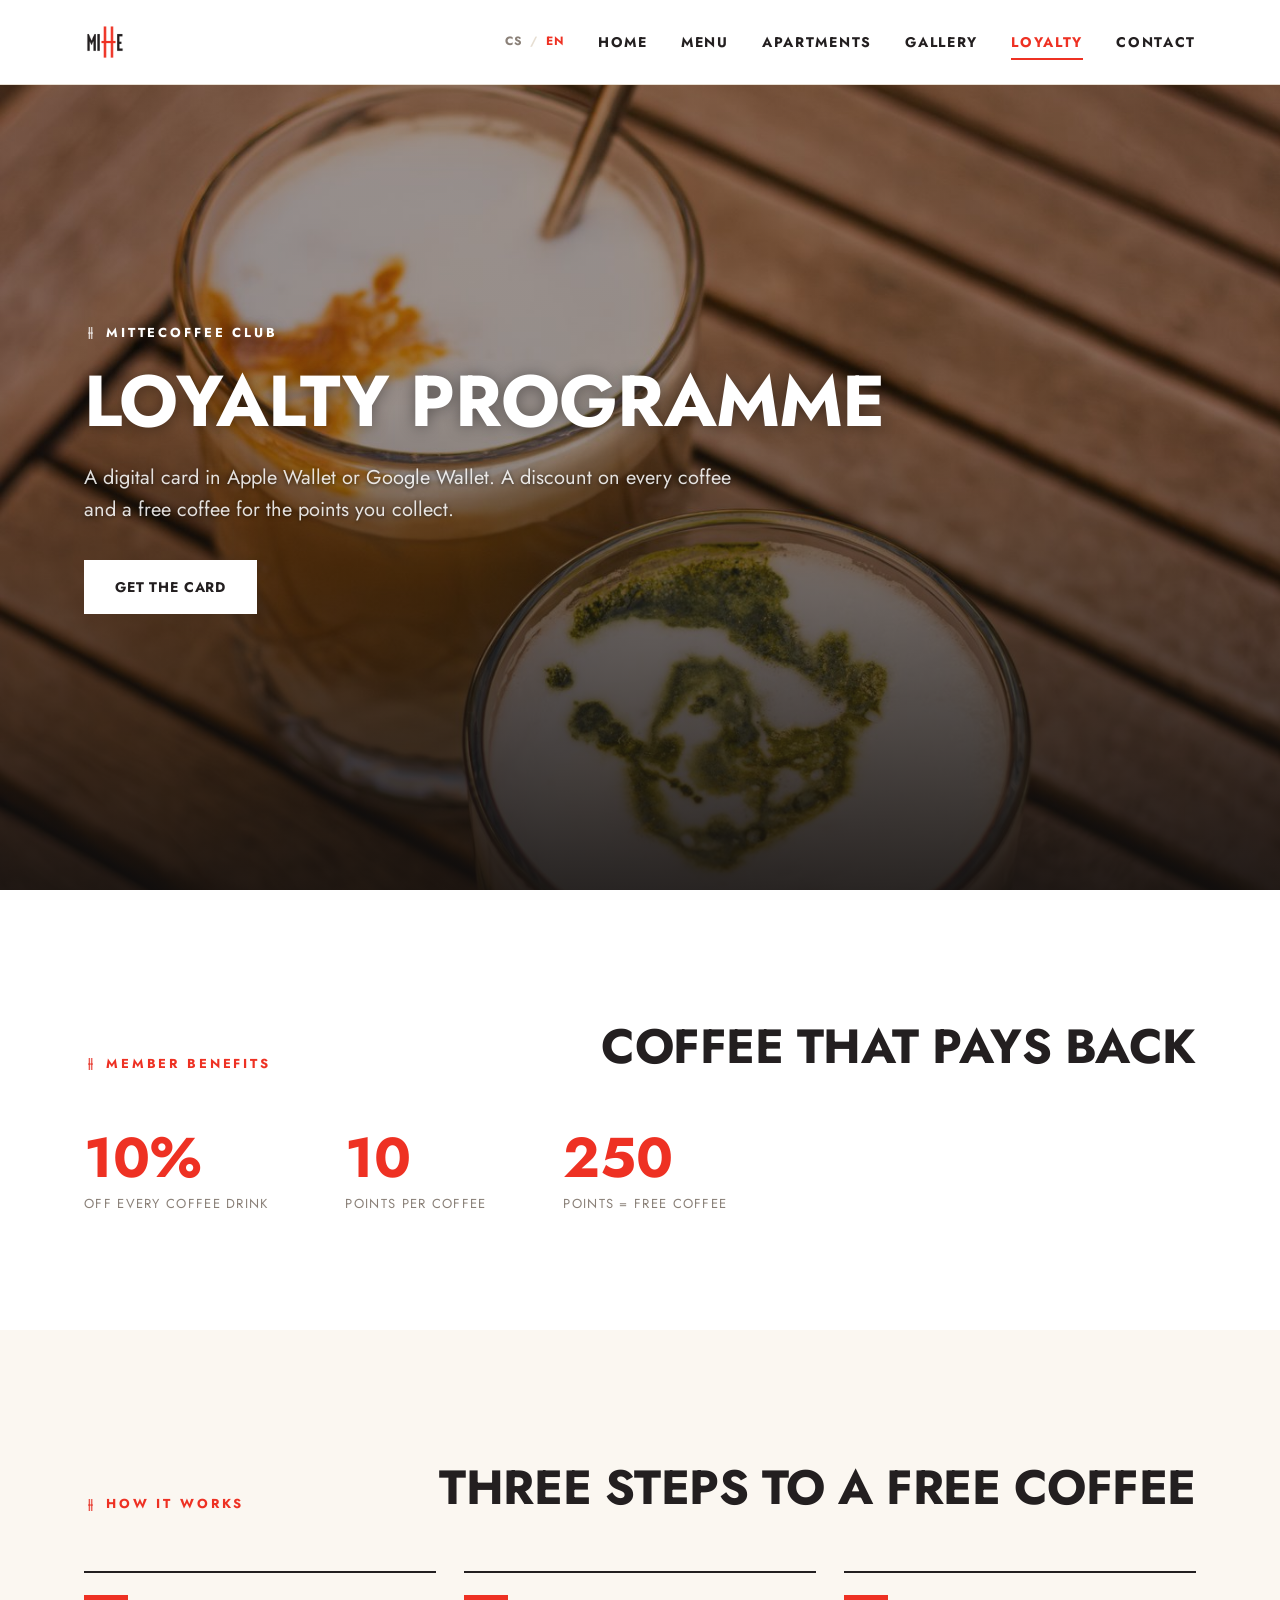
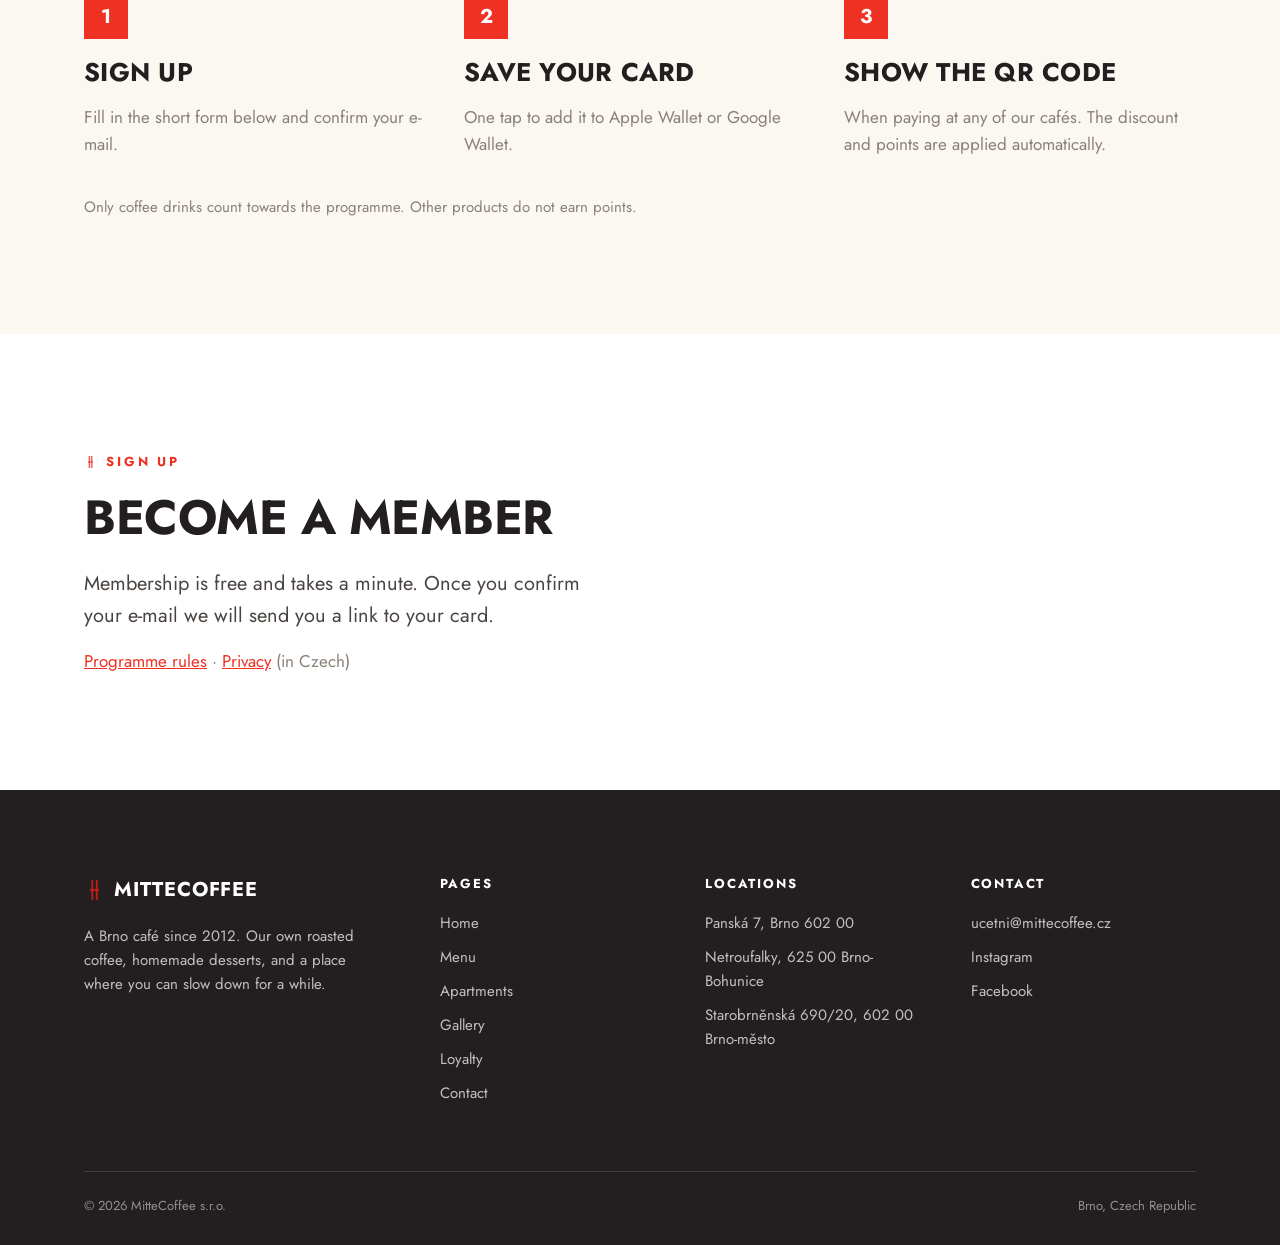
<file: en/club.html>
<!doctype html>
<html lang="en">
<head>
<meta charset="UTF-8">
<meta name="viewport" content="width=device-width, initial-scale=1">
<title>Loyalty programme — MitteCoffee Brno</title>
<meta name="description" content="MitteCoffee Club: 10% off every coffee, 10 points per coffee drink and a free coffee for 250 points. Card in Apple Wallet and Google Wallet.">
<link rel="canonical" href="https://www.mitte.cz/en/club.html">
<link rel="alternate" hreflang="cs" href="https://www.mitte.cz/club.html">
<link rel="alternate" hreflang="en" href="https://www.mitte.cz/en/club.html">
<link rel="alternate" hreflang="x-default" href="https://www.mitte.cz/club.html">
<link rel="preconnect" href="https://fonts.googleapis.com">
<link rel="preconnect" href="https://fonts.gstatic.com" crossorigin>
<link href="https://fonts.googleapis.com/css2?family=Jost:wght@400;700&display=swap" rel="stylesheet">
<link rel="stylesheet" href="../assets/css/style.css">
</head>
<body>

<header class="site-header">
  <div class="wrap">
    <a href="index.html" class="logo"><img src="../assets/img/brand/logo_mitte.png" alt="MitteCoffee"></a>
    <div class="nav-right">
      <div class="lang-switch"><a href="../club.html">CS</a><span class="sep">/</span><a href="#" aria-current="true">EN</a></div>
      <button class="nav-toggle" aria-label="Open menu" aria-expanded="false">
        <svg viewBox="0 0 24 24" fill="none" stroke="currentColor" stroke-width="2"><path d="M3 6h18M3 12h18M3 18h18"/></svg>
      </button>
      <nav class="main-nav">
        <ul>
          <li><a href="index.html">Home</a></li>
          <li><a href="menu.html">Menu</a></li>
          <li><a href="apartments.html">Apartments</a></li>
          <li><a href="gallery.html">Gallery</a></li>
          <li><a href="club.html" aria-current="page">Loyalty</a></li>
          <li><a href="contacts.html">Contact</a></li>
        </ul>
      </nav>
    </div>
  </div>
</header>

<main>

  <section class="hero" style="min-height: 52vh;">
    <img src="../assets/img/hero/home-drink.jpg" alt="Coffee and matcha latte at MitteCoffee">
    <div class="hero-inner wrap">
      <span class="eyebrow"><span class="mark"></span>MitteCoffee Club</span>
      <h1 class="display" style="font-size:clamp(40px,7vw,72px);">Loyalty programme</h1>
      <p class="lede">A digital card in Apple Wallet or Google Wallet. A discount on every coffee and a free coffee for the points you collect.</p>
      <div class="hero-cta"><a href="#register" class="btn on-dark">Get the card</a></div>
    </div>
  </section>

  <section>
    <div class="wrap">
      <div class="section-head" data-reveal>
        <span class="eyebrow"><span class="mark"></span>Member benefits</span>
        <h2 class="display" style="margin-top:14px;">Coffee that pays back</h2>
      </div>
      <div class="stat-row club-stats" data-reveal>
        <div class="stat"><div class="num">10%</div><div class="label">Off every coffee drink</div></div>
        <div class="stat"><div class="num">10</div><div class="label">Points per coffee</div></div>
        <div class="stat"><div class="num">250</div><div class="label">Points = free coffee</div></div>
      </div>
    </div>
  </section>

  <section class="section-cream">
    <div class="wrap">
      <div class="section-head" data-reveal>
        <span class="eyebrow"><span class="mark"></span>How it works</span>
        <h2 class="display" style="margin-top:14px;">Three steps to a free coffee</h2>
      </div>
      <ol class="grid grid-3 club-steps" data-reveal>
        <li><span class="club-step-num">1</span><h3 class="display">Sign up</h3><p class="muted">Fill in the short form below and confirm your e-mail.</p></li>
        <li><span class="club-step-num">2</span><h3 class="display">Save your card</h3><p class="muted">One tap to add it to Apple Wallet or Google Wallet.</p></li>
        <li><span class="club-step-num">3</span><h3 class="display">Show the QR code</h3><p class="muted">When paying at any of our cafés. The discount and points are applied automatically.</p></li>
      </ol>
      <p class="muted club-note">Only coffee drinks count towards the programme. Other products do not earn points.</p>
    </div>
  </section>

  <section id="register" style="scroll-margin-top:100px;">
    <div class="wrap">
      <div class="grid grid-2 club-register" style="gap:64px; align-items:start;">
        <div data-reveal>
          <span class="eyebrow"><span class="mark"></span>Sign up</span>
          <h2 class="display" style="margin-top:14px;">Become a member</h2>
          <p class="lede" style="margin-top:22px;">Membership is free and takes a minute. Once you confirm your e-mail we will send you a link to your card.</p>
          <p class="muted" style="margin-top:16px;"><a href="https://club.mitte.cz/podminky" target="_blank" rel="noopener">Programme rules</a> · <a href="https://club.mitte.cz/ochrana-osobnich-udaju" target="_blank" rel="noopener">Privacy</a> (in Czech)</p>
        </div>
        <div>
          <div id="mitte-club" data-lang="en"></div>
          <noscript><a class="btn" href="https://club.mitte.cz/registrace">Open the sign-up form</a></noscript>
        </div>
      </div>
    </div>
  </section>

</main>

<footer class="site-footer">
  <div class="wrap">
    <div class="footer-grid">
      <div>
        <div class="footer-brand"><span class="mark"></span>MitteCoffee</div>
        <p style="max-width:32ch; font-size:15px;">A Brno café since 2012. Our own roasted coffee, homemade desserts, and a place where you can slow down for a while.</p>
      </div>
      <div>
        <h4>Pages</h4>
        <ul class="footer-list">
          <li><a href="index.html">Home</a></li>
          <li><a href="menu.html">Menu</a></li>
          <li><a href="apartments.html">Apartments</a></li>
          <li><a href="gallery.html">Gallery</a></li>
          <li><a href="club.html">Loyalty</a></li>
          <li><a href="contacts.html">Contact</a></li>
        </ul>
      </div>
      <div>
        <h4>Locations</h4>
        <ul class="footer-list">
          <li>Panská 7, Brno 602 00</li>
          <li>Netroufalky, 625 00 Brno-Bohunice</li>
          <li>Starobrněnská 690/20, 602 00 Brno-město</li>
        </ul>
      </div>
      <div>
        <h4>Contact</h4>
        <ul class="footer-list">
          <li><a href="mailto:ucetni@mittecoffee.cz">ucetni@mittecoffee.cz</a></li>
          <li><a href="https://www.instagram.com/mittecoffee.brno/" target="_blank" rel="noopener">Instagram</a></li>
          <li><a href="https://www.facebook.com/profile.php?id=61590465910133" target="_blank" rel="noopener">Facebook</a></li>
        </ul>
      </div>
    </div>
    <div class="footer-bottom">
      <span>© <span data-year>2026</span> MitteCoffee s.r.o.</span>
      <span>Brno, Czech Republic</span>
    </div>
  </div>
</footer>

<script src="../assets/js/main.js"></script>
<script src="https://club.mitte.cz/embed.js" async></script>
</body>
</html>
</file>
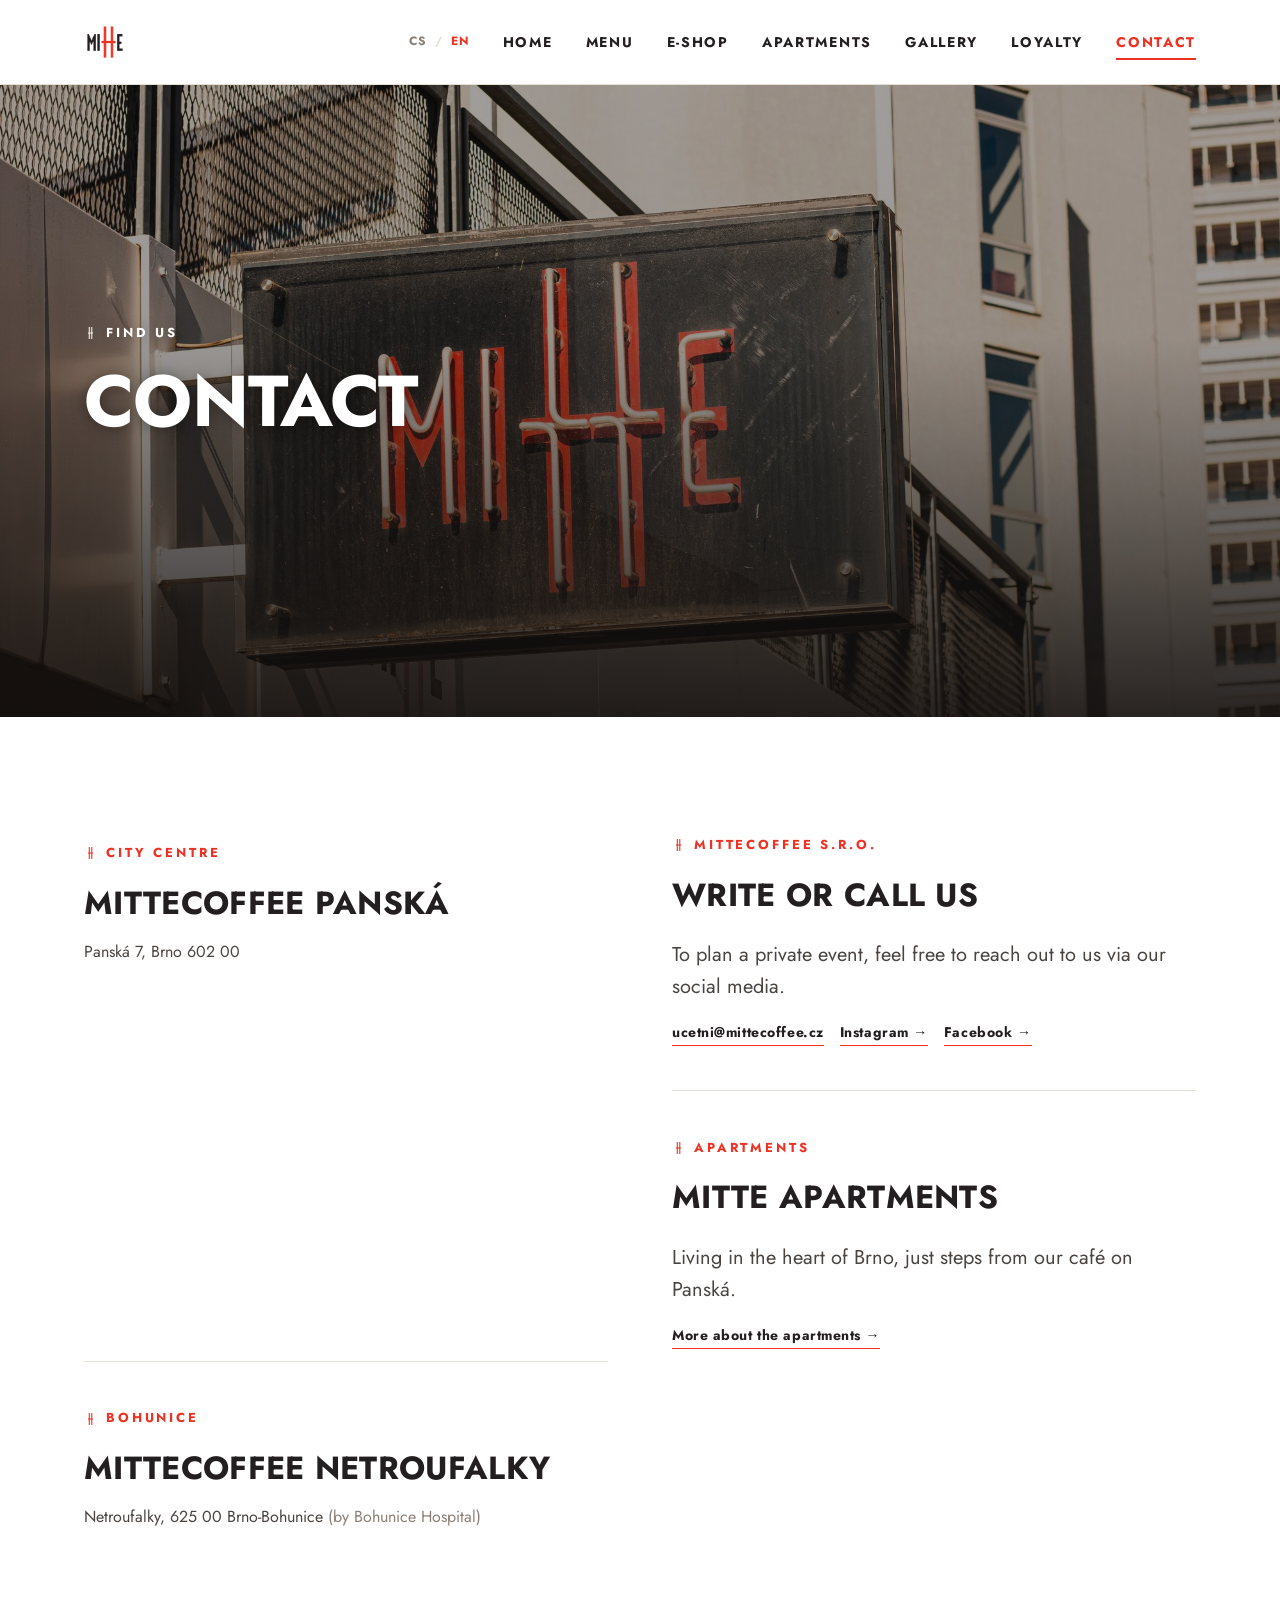
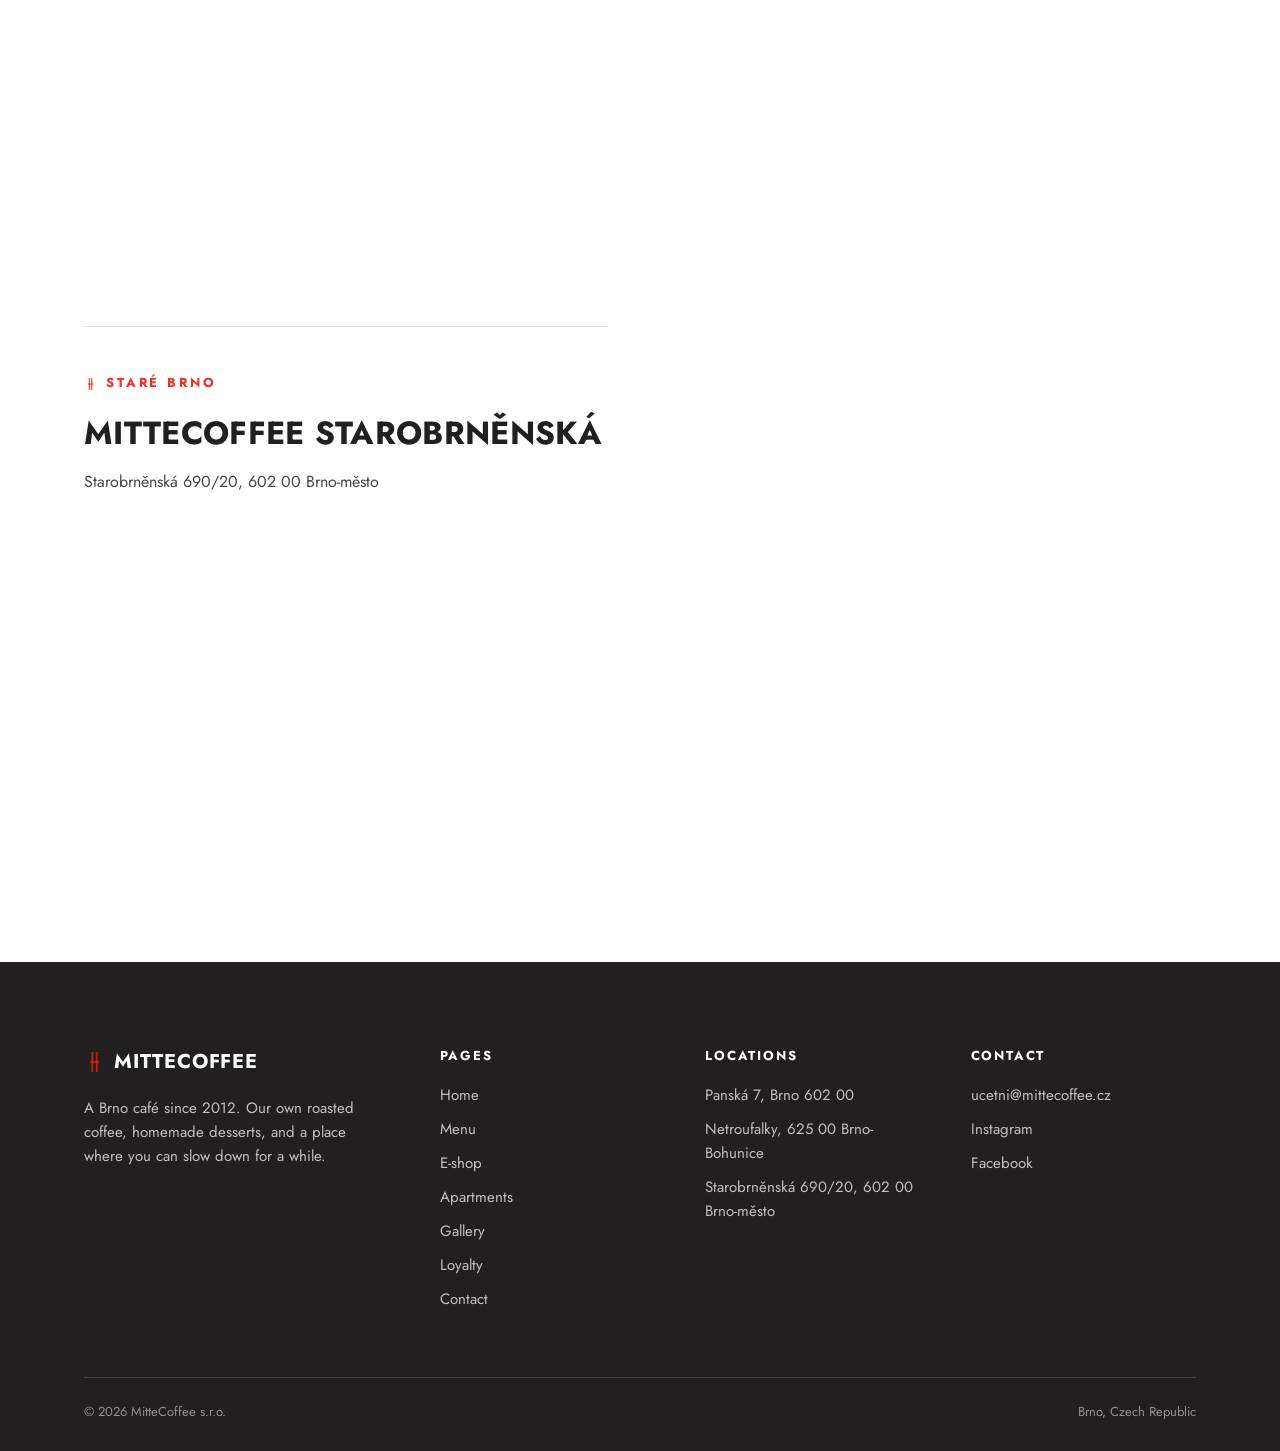
<file: en/contacts.html>
<!doctype html>
<html lang="en">
<head>
<meta charset="UTF-8">
<meta name="viewport" content="width=device-width, initial-scale=1">
<title>Contact — MitteCoffee Brno</title>
<meta name="description" content="MitteCoffee s.r.o. — locations on Panská 7 in central Brno, in Bohunice by the hospital, and on Starobrněnská. Contact, map and social links.">
<link rel="canonical" href="https://www.mitte.cz/en/contacts.html">
<link rel="alternate" hreflang="cs" href="https://www.mitte.cz/contacts.html">
<link rel="alternate" hreflang="en" href="https://www.mitte.cz/en/contacts.html">
<link rel="alternate" hreflang="x-default" href="https://www.mitte.cz/contacts.html">
<link rel="preconnect" href="https://fonts.googleapis.com">
<link rel="preconnect" href="https://fonts.gstatic.com" crossorigin>
<link href="https://fonts.googleapis.com/css2?family=Jost:wght@400;700&display=swap" rel="stylesheet">
<link rel="stylesheet" href="../assets/css/style.css">
</head>
<body>

<header class="site-header">
  <div class="wrap">
    <a href="index.html" class="logo"><img src="../assets/img/brand/logo_mitte.png" alt="MitteCoffee"></a>
    <div class="nav-right">
      <div class="lang-switch"><a href="../contacts.html">CS</a><span class="sep">/</span><a href="#" aria-current="true">EN</a></div>
      <button class="nav-toggle" aria-label="Open menu" aria-expanded="false">
        <svg viewBox="0 0 24 24" fill="none" stroke="currentColor" stroke-width="2"><path d="M3 6h18M3 12h18M3 18h18"/></svg>
      </button>
      <nav class="main-nav">
        <ul>
          <li><a href="index.html">Home</a></li>
          <li><a href="menu.html">Menu</a></li>
          <li><a href="eshop.html">E-shop</a></li>
          <li><a href="apartments.html">Apartments</a></li>
          <li><a href="gallery.html">Gallery</a></li>
          <li><a href="club.html">Loyalty</a></li>
          <li><a href="contacts.html" aria-current="page">Contact</a></li>
        </ul>
      </nav>
    </div>
  </div>
</header>

<main>

  <section class="hero" style="min-height: 46vh;">
    <img src="../assets/img/hero/contacts-hero.jpg" alt="Menu board at the MitteCoffee Bohunice café">
    <div class="hero-inner wrap">
      <span class="eyebrow"><span class="mark"></span>Find us</span>
      <h1 class="display" style="font-size:clamp(40px,7vw,72px);">Contact</h1>
    </div>
  </section>

  <section>
    <div class="wrap">
      <div class="grid grid-2" style="gap:64px; align-items:start;">

        <div>
          <div class="contact-card" id="centrum" style="scroll-margin-top:120px;">
            <span class="eyebrow"><span class="mark"></span>City centre</span>
            <h3 class="display" style="margin-top:10px; font-size:clamp(24px,2.6vw,32px);">MitteCoffee Panská</h3>
            <p class="addr">Panská 7, Brno 602 00</p>
            <iframe src="https://www.google.com/maps?q=Pansk%C3%A1%207%2C%20602%2000%20Brno&output=embed" loading="lazy" title="Map — MitteCoffee Panská 7"></iframe>
          </div>

          <div class="contact-card" id="bohunice" style="scroll-margin-top:120px;">
            <span class="eyebrow"><span class="mark"></span>Bohunice</span>
            <h3 class="display" style="margin-top:10px; font-size:clamp(24px,2.6vw,32px);">MitteCoffee Netroufalky</h3>
            <p class="addr">Netroufalky, 625 00 Brno-Bohunice <span class="muted">(by Bohunice Hospital)</span></p>
            <iframe src="https://www.google.com/maps?q=Netroufalky%2C%20625%2000%20Brno-Bohunice&output=embed" loading="lazy" title="Map — MitteCoffee Netroufalky"></iframe>
          </div>

          <div class="contact-card" id="starobrnenska" style="scroll-margin-top:120px;">
            <span class="eyebrow"><span class="mark"></span>Staré Brno</span>
            <h3 class="display" style="margin-top:10px; font-size:clamp(24px,2.6vw,32px);">MitteCoffee Starobrněnská</h3>
            <p class="addr">Starobrněnská 690/20, 602 00 Brno-město</p>
            <iframe src="https://www.google.com/maps?q=Starobrn%C4%9Bnsk%C3%A1%20690%2F20%2C%20602%2000%20Brno&output=embed" loading="lazy" title="Map — MitteCoffee Starobrněnská"></iframe>
          </div>
        </div>

        <div>
          <div class="contact-card" style="margin-top:0; padding-top:0; border-top:none;">
            <span class="eyebrow"><span class="mark"></span>MitteCoffee s.r.o.</span>
            <h3 class="display" style="margin-top:10px; font-size:clamp(24px,2.6vw,32px);">Write or call us</h3>
            <p class="lede" style="margin-top:18px;">To plan a private event, feel free to reach out to us via our social media.</p>
            <div class="contact-links">
              <a href="mailto:ucetni@mittecoffee.cz">ucetni@mittecoffee.cz</a>
              <a href="https://www.instagram.com/mittecoffee.brno/" target="_blank" rel="noopener">Instagram →</a>
              <a href="https://www.facebook.com/profile.php?id=61590465910133" target="_blank" rel="noopener">Facebook →</a>
            </div>
          </div>

          <div class="contact-card">
            <span class="eyebrow"><span class="mark"></span>Apartments</span>
            <h3 class="display" style="margin-top:10px; font-size:clamp(24px,2.6vw,32px);">Mitte Apartments</h3>
            <p class="lede" style="margin-top:18px;">Living in the heart of Brno, just steps from our café on Panská.</p>
            <div class="contact-links">
              <a href="apartments.html">More about the apartments →</a>
            </div>
          </div>
        </div>

      </div>
    </div>
  </section>

</main>

<footer class="site-footer">
  <div class="wrap">
    <div class="footer-grid">
      <div>
        <div class="footer-brand"><span class="mark"></span>MitteCoffee</div>
        <p style="max-width:32ch; font-size:15px;">A Brno café since 2012. Our own roasted coffee, homemade desserts, and a place where you can slow down for a while.</p>
      </div>
      <div>
        <h4>Pages</h4>
        <ul class="footer-list">
          <li><a href="index.html">Home</a></li>
          <li><a href="menu.html">Menu</a></li>
          <li><a href="eshop.html">E-shop</a></li>
          <li><a href="apartments.html">Apartments</a></li>
          <li><a href="gallery.html">Gallery</a></li>
          <li><a href="club.html">Loyalty</a></li>
          <li><a href="contacts.html">Contact</a></li>
        </ul>
      </div>
      <div>
        <h4>Locations</h4>
        <ul class="footer-list">
          <li>Panská 7, Brno 602 00</li>
          <li>Netroufalky, 625 00 Brno-Bohunice</li>
          <li>Starobrněnská 690/20, 602 00 Brno-město</li>
        </ul>
      </div>
      <div>
        <h4>Contact</h4>
        <ul class="footer-list">
          <li><a href="mailto:ucetni@mittecoffee.cz">ucetni@mittecoffee.cz</a></li>
          <li><a href="https://www.instagram.com/mittecoffee.brno/" target="_blank" rel="noopener">Instagram</a></li>
          <li><a href="https://www.facebook.com/profile.php?id=61590465910133" target="_blank" rel="noopener">Facebook</a></li>
        </ul>
      </div>
    </div>
    <div class="footer-bottom">
      <span>© <span data-year>2026</span> MitteCoffee s.r.o.</span>
      <span>Brno, Czech Republic</span>
    </div>
  </div>
</footer>

<script src="../assets/js/main.js"></script>
</body>
</html>
</file>
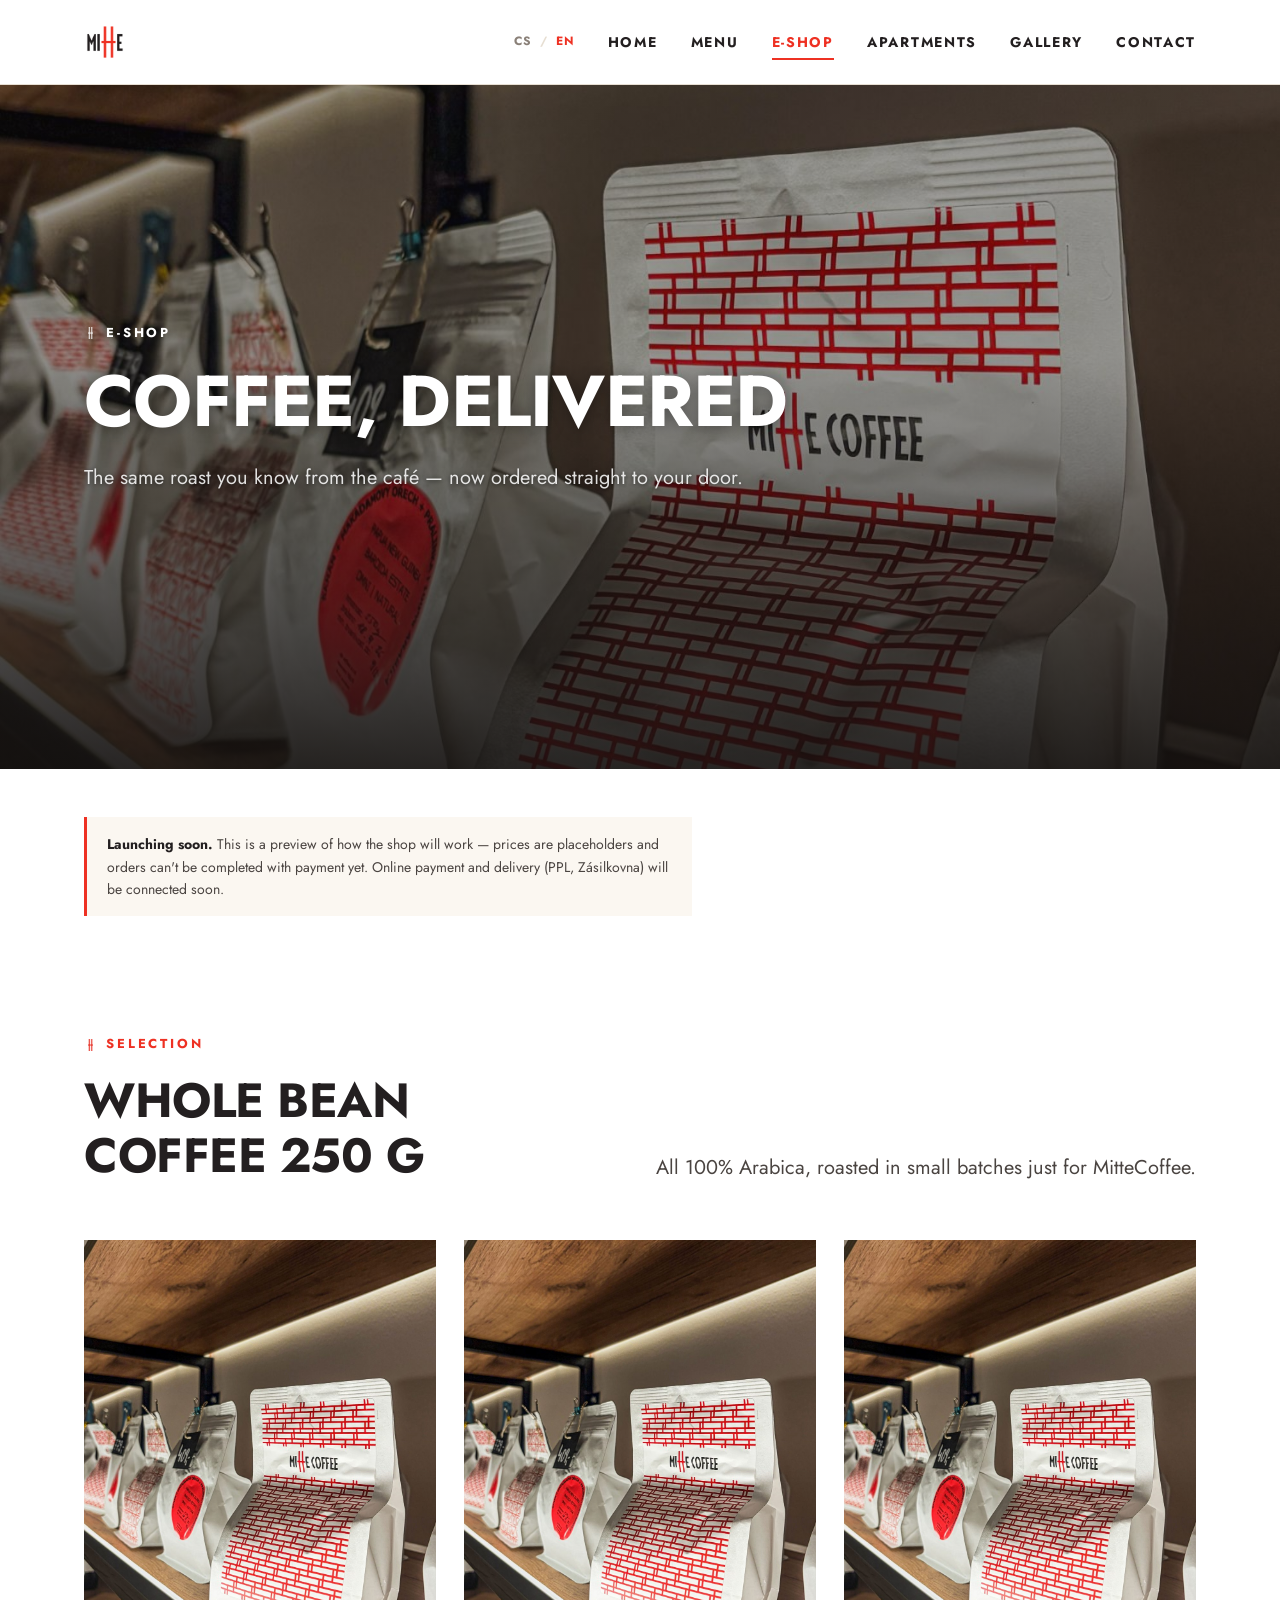
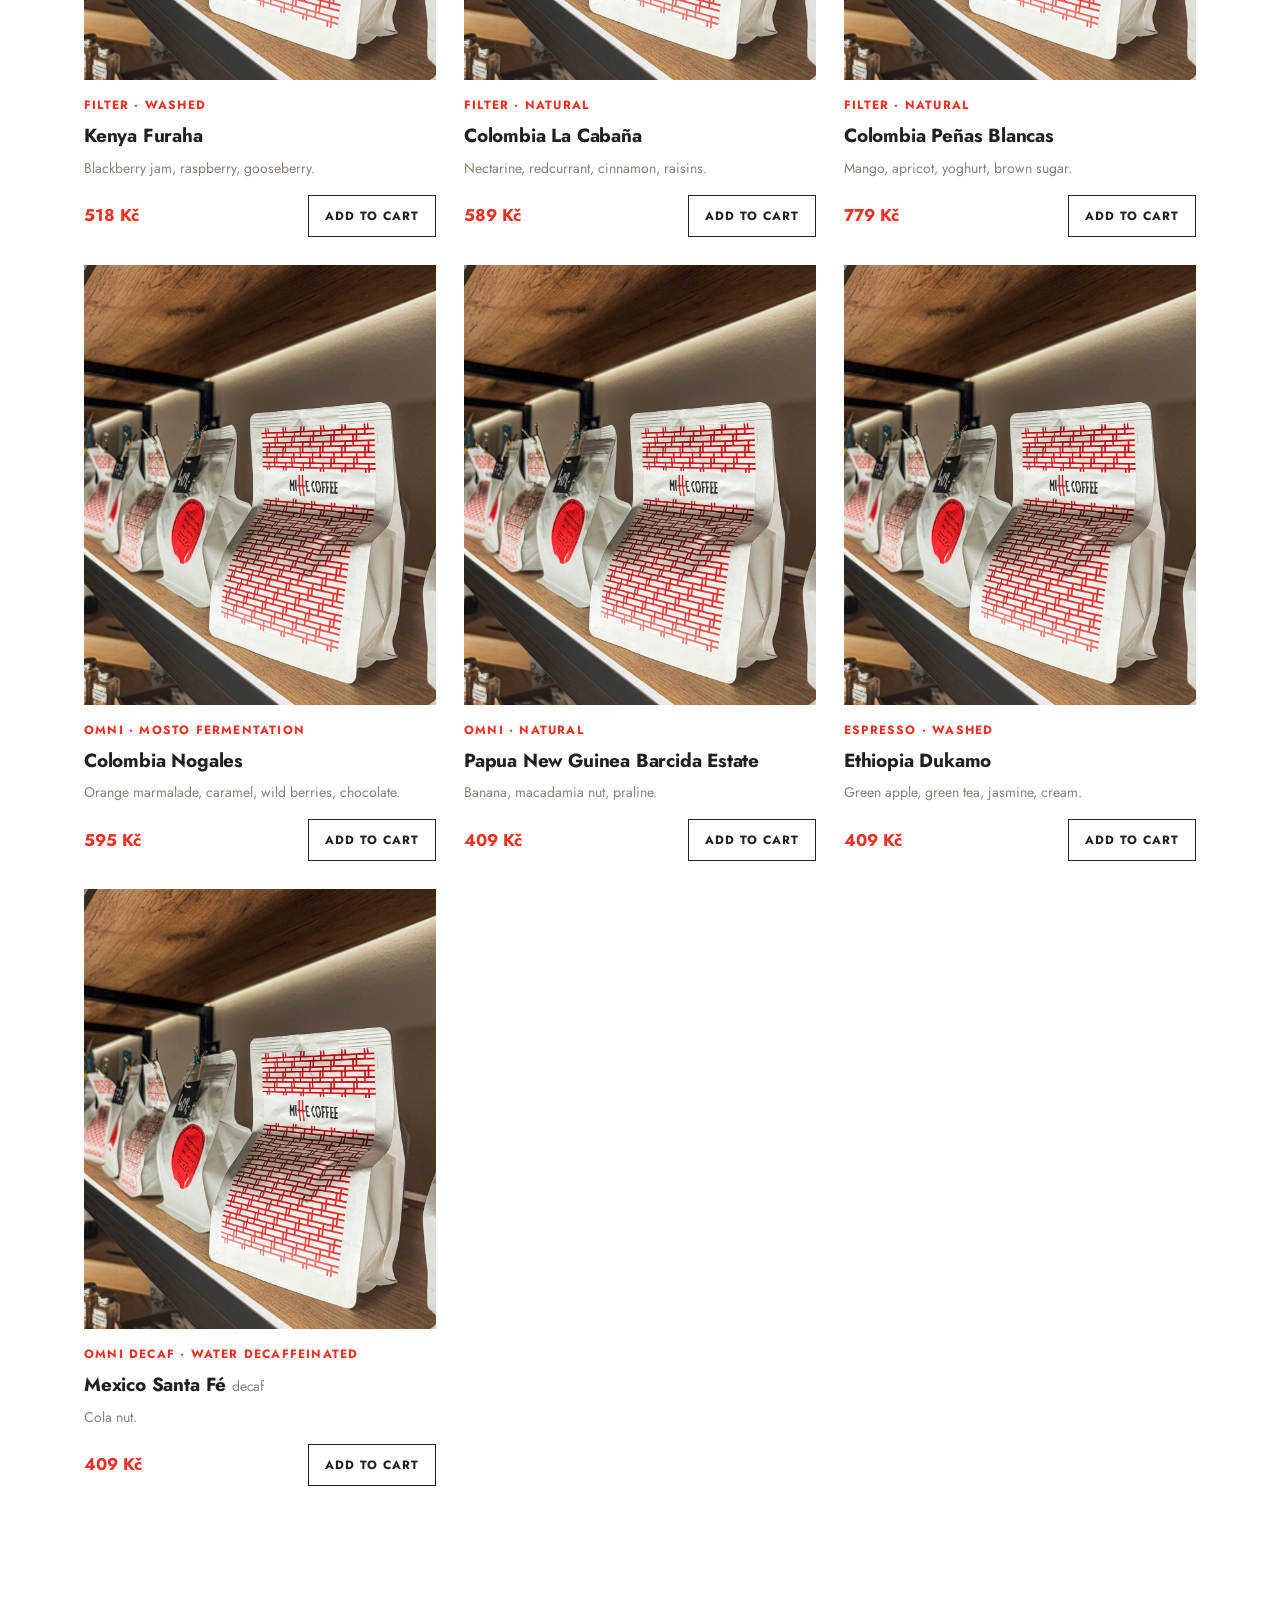
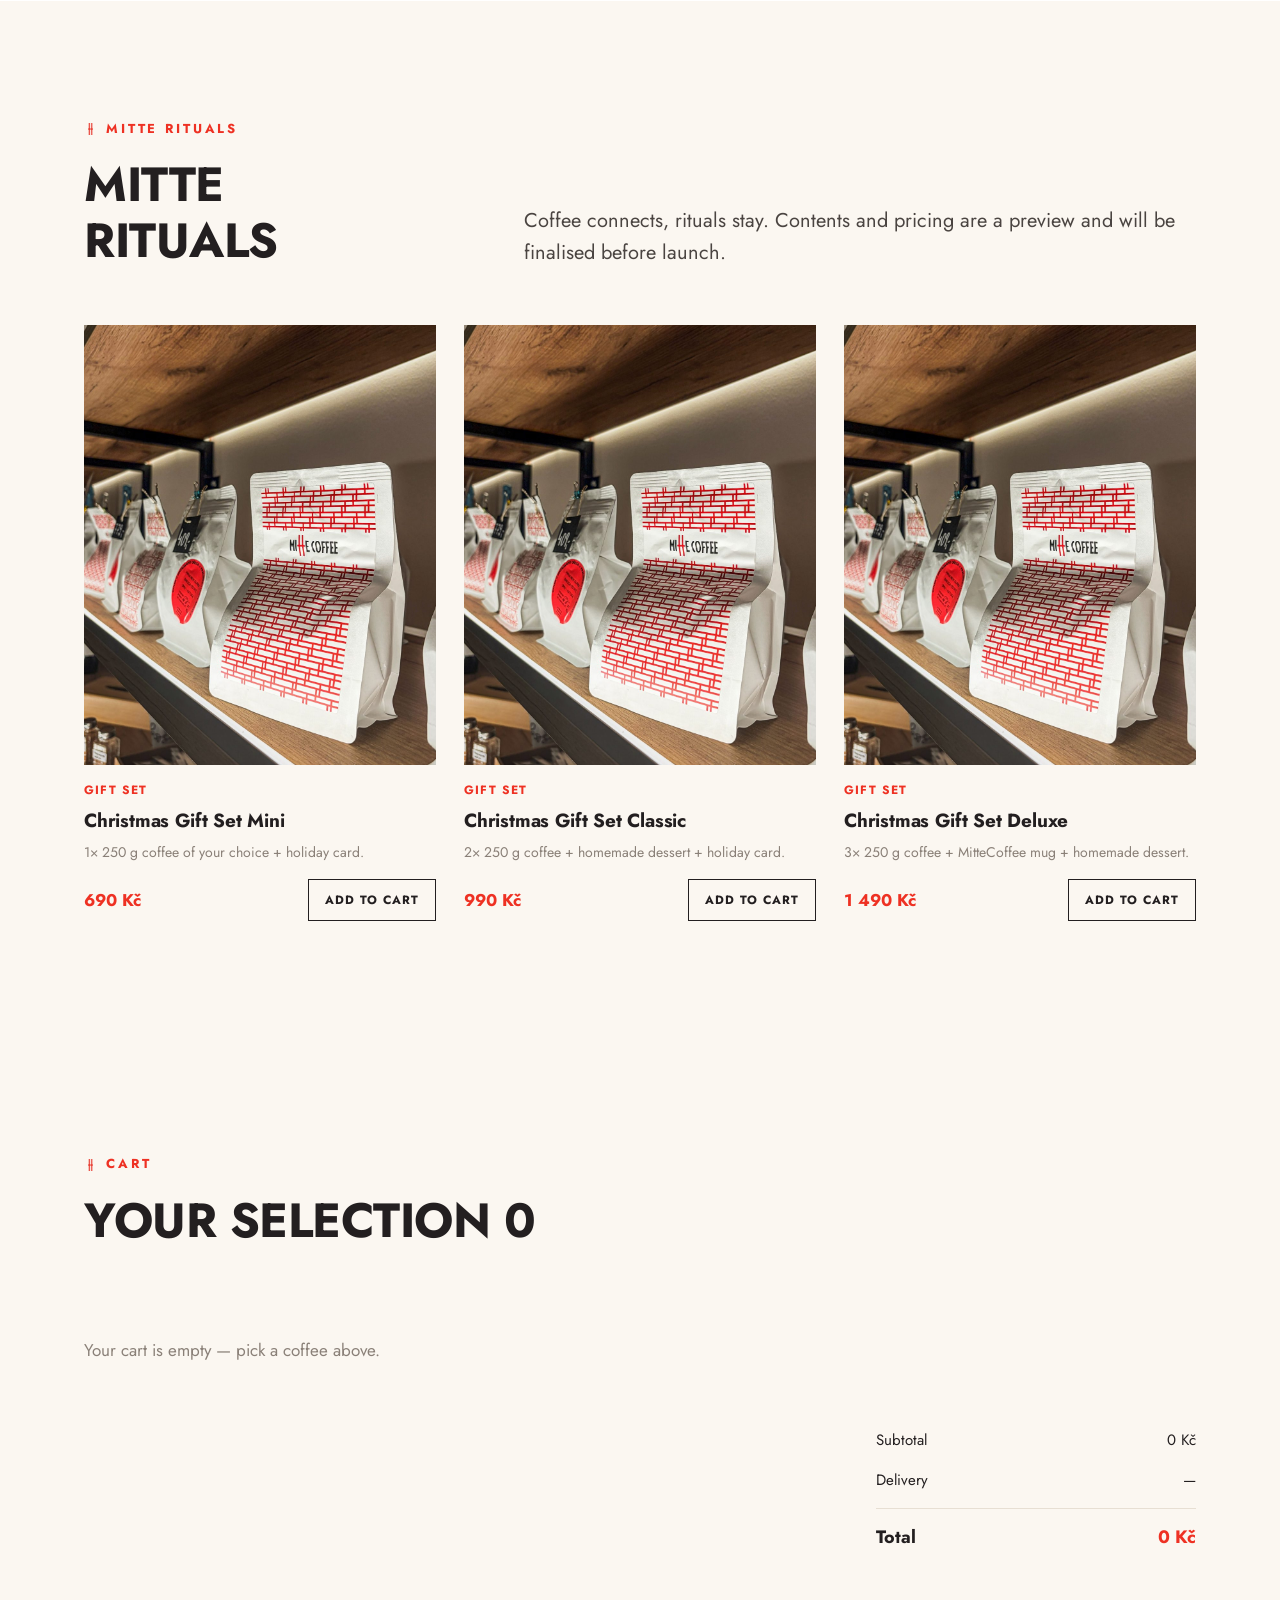
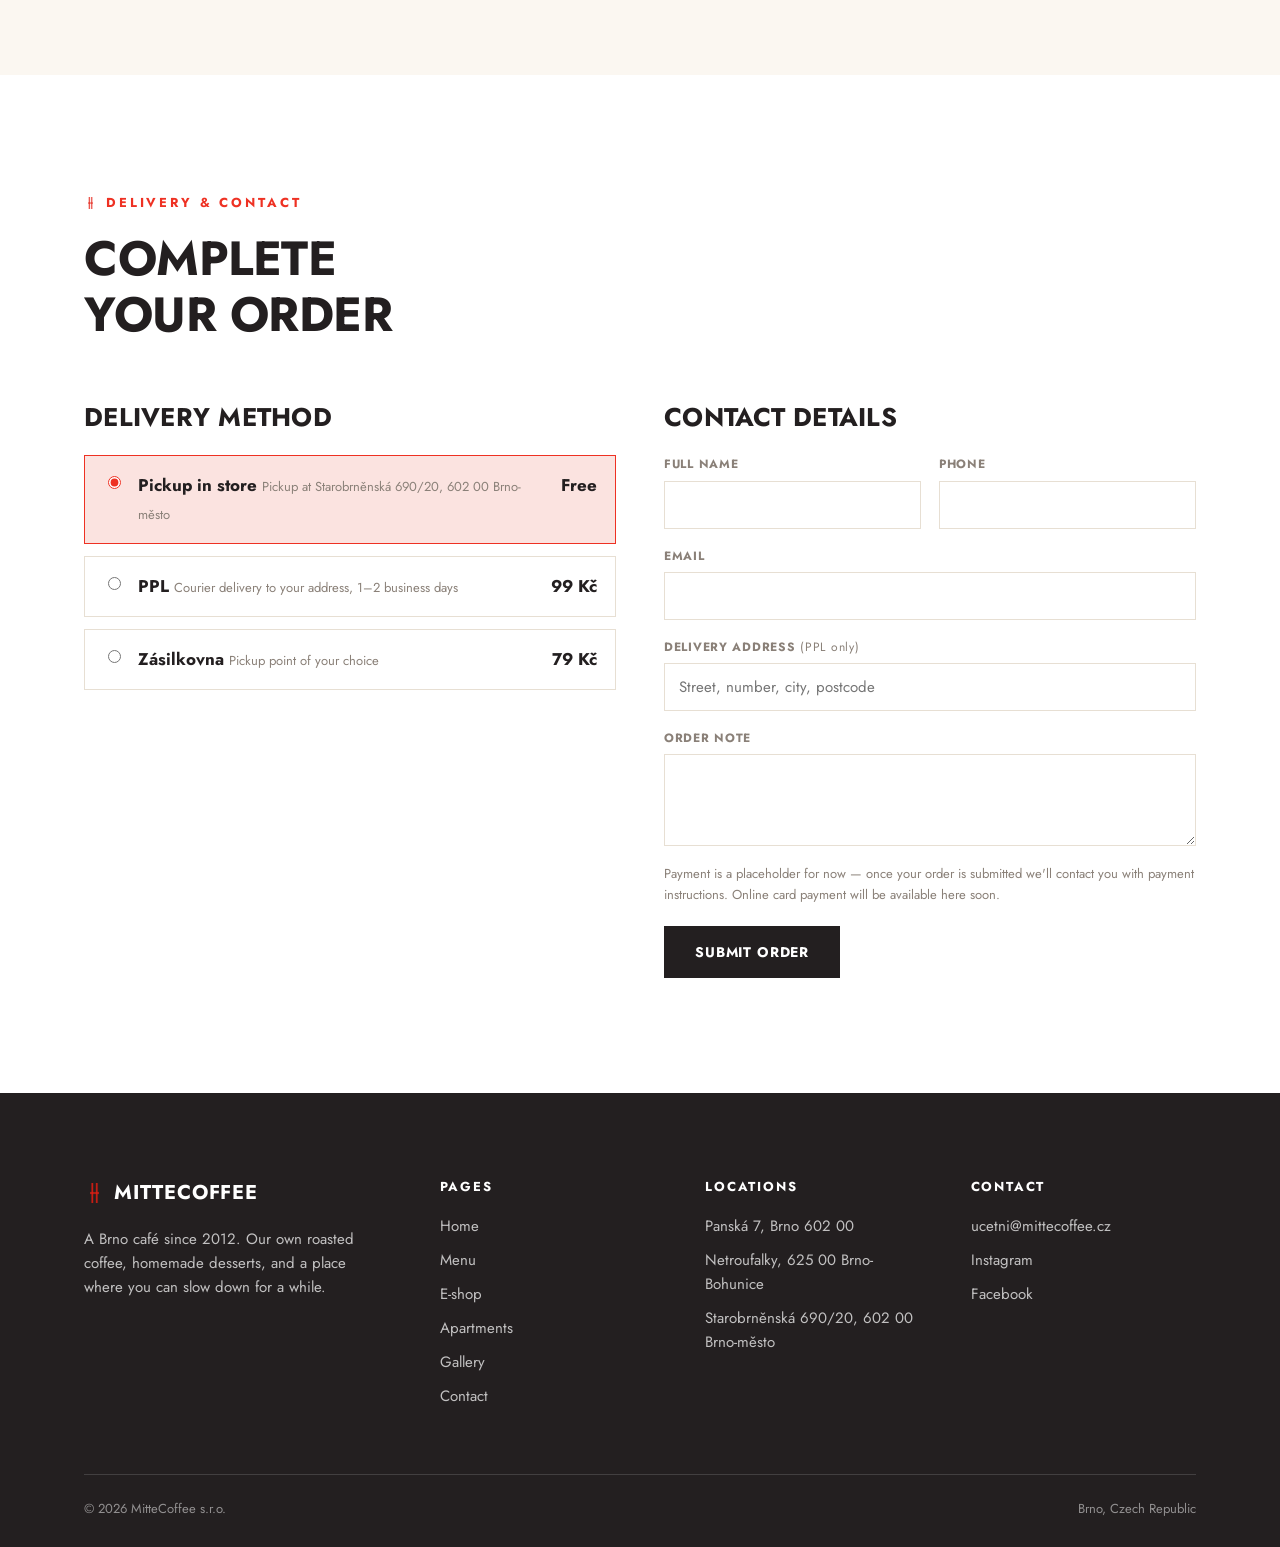
<file: en/eshop.html>
<!doctype html>
<html lang="en">
<head>
<meta charset="UTF-8">
<meta name="viewport" content="width=device-width, initial-scale=1">
<title>E-shop — MitteCoffee Brno</title>
<meta name="description" content="MitteCoffee's own roasted coffee, delivered. Browse our current selection and order whole bean coffee for delivery or pickup.">
<link rel="canonical" href="https://www.mitte.cz/en/eshop.html">
<link rel="alternate" hreflang="cs" href="https://www.mitte.cz/eshop.html">
<link rel="alternate" hreflang="en" href="https://www.mitte.cz/en/eshop.html">
<link rel="alternate" hreflang="x-default" href="https://www.mitte.cz/eshop.html">
<link rel="preconnect" href="https://fonts.googleapis.com">
<link rel="preconnect" href="https://fonts.gstatic.com" crossorigin>
<link href="https://fonts.googleapis.com/css2?family=Jost:wght@400;700&display=swap" rel="stylesheet">
<link rel="stylesheet" href="../assets/css/style.css">
</head>
<body>

<header class="site-header">
  <div class="wrap">
    <a href="index.html" class="logo"><img src="../assets/img/brand/logo_mitte.png" alt="MitteCoffee"></a>
    <div class="nav-right">
      <div class="lang-switch"><a href="../eshop.html">CS</a><span class="sep">/</span><a href="#" aria-current="true">EN</a></div>
      <button class="nav-toggle" aria-label="Open menu" aria-expanded="false">
        <svg viewBox="0 0 24 24" fill="none" stroke="currentColor" stroke-width="2"><path d="M3 6h18M3 12h18M3 18h18"/></svg>
      </button>
      <nav class="main-nav">
        <ul>
          <li><a href="index.html">Home</a></li>
          <li><a href="menu.html">Menu</a></li>
          <li><a href="eshop.html" aria-current="page">E-shop</a></li>
          <li><a href="apartments.html">Apartments</a></li>
          <li><a href="gallery.html">Gallery</a></li>
          <li><a href="contacts.html">Contact</a></li>
        </ul>
      </nav>
    </div>
  </div>
</header>

<main>

  <section class="hero" style="min-height: 46vh;">
    <img src="../assets/img/eshop/coffee-hero.jpg" alt="Bags of MitteCoffee's own roasted coffee on a shelf">
    <div class="hero-inner wrap">
      <span class="eyebrow"><span class="mark"></span>E-shop</span>
      <h1 class="display" style="font-size:clamp(40px,7vw,72px);">Coffee, delivered</h1>
      <p class="lede">The same roast you know from the café — now ordered straight to your door.</p>
    </div>
  </section>

  <section style="padding-top:48px; padding-bottom:0;">
    <div class="wrap">
      <div class="eshop-banner">
        <strong>Launching soon.</strong> This is a preview of how the shop will work — prices are placeholders and orders can't be completed with payment yet. Online payment and delivery (PPL, Zásilkovna) will be connected soon.
      </div>
    </div>
  </section>

  <!-- ================= COFFEE ================= -->
  <section>
    <div class="wrap">
      <div class="section-head" data-reveal>
        <div>
          <span class="eyebrow"><span class="mark"></span>Selection</span>
          <h2 class="display" style="margin-top:14px;">Whole bean<br>coffee 250 g</h2>
        </div>
        <p class="lede">All 100% Arabica, roasted in small batches just for MitteCoffee.</p>
      </div>

      <div class="product-grid" data-reveal>

        <div class="product-card" data-id="kenya-furaha" data-name="Kenya Furaha" data-origin="Filter · Washed" data-price="518">
          <div class="shot"><img src="../assets/img/eshop/coffee-placeholder.jpg" alt="Kenya Furaha — whole bean coffee by MitteCoffee" loading="lazy"></div>
          <span class="origin">Filter · Washed</span>
          <h3 class="pname">Kenya Furaha</h3>
          <p class="notes">Blackberry jam, raspberry, gooseberry.</p>
          <div class="row">
            <span class="price">518 Kč</span>
            <button type="button" class="add-to-cart" data-added="false">Add to cart</button>
          </div>
        </div>

        <div class="product-card" data-id="colombia-la-cabana" data-name="Colombia La Cabaña" data-origin="Filter · Natural" data-price="589">
          <div class="shot"><img src="../assets/img/eshop/coffee-placeholder.jpg" alt="Colombia La Cabaña — whole bean coffee by MitteCoffee" loading="lazy"></div>
          <span class="origin">Filter · Natural</span>
          <h3 class="pname">Colombia La Cabaña</h3>
          <p class="notes">Nectarine, redcurrant, cinnamon, raisins.</p>
          <div class="row">
            <span class="price">589 Kč</span>
            <button type="button" class="add-to-cart" data-added="false">Add to cart</button>
          </div>
        </div>

        <div class="product-card" data-id="colombia-penas-blancas" data-name="Colombia Peñas Blancas" data-origin="Filter · Natural" data-price="779">
          <div class="shot"><img src="../assets/img/eshop/coffee-placeholder.jpg" alt="Colombia Peñas Blancas — whole bean coffee by MitteCoffee" loading="lazy"></div>
          <span class="origin">Filter · Natural</span>
          <h3 class="pname">Colombia Peñas Blancas</h3>
          <p class="notes">Mango, apricot, yoghurt, brown sugar.</p>
          <div class="row">
            <span class="price">779 Kč</span>
            <button type="button" class="add-to-cart" data-added="false">Add to cart</button>
          </div>
        </div>

        <div class="product-card" data-id="colombia-nogales" data-name="Colombia Nogales" data-origin="Omni · Mosto Fermentation" data-price="595">
          <div class="shot"><img src="../assets/img/eshop/coffee-placeholder.jpg" alt="Colombia Nogales — whole bean coffee by MitteCoffee" loading="lazy"></div>
          <span class="origin">Omni · Mosto Fermentation</span>
          <h3 class="pname">Colombia Nogales</h3>
          <p class="notes">Orange marmalade, caramel, wild berries, chocolate.</p>
          <div class="row">
            <span class="price">595 Kč</span>
            <button type="button" class="add-to-cart" data-added="false">Add to cart</button>
          </div>
        </div>

        <div class="product-card" data-id="png-barcida-estate" data-name="Papua New Guinea Barcida Estate" data-origin="Omni · Natural" data-price="409">
          <div class="shot"><img src="../assets/img/eshop/coffee-placeholder.jpg" alt="Papua New Guinea Barcida Estate — whole bean coffee by MitteCoffee" loading="lazy"></div>
          <span class="origin">Omni · Natural</span>
          <h3 class="pname">Papua New Guinea Barcida Estate</h3>
          <p class="notes">Banana, macadamia nut, praline.</p>
          <div class="row">
            <span class="price">409 Kč</span>
            <button type="button" class="add-to-cart" data-added="false">Add to cart</button>
          </div>
        </div>

        <div class="product-card" data-id="ethiopia-dukamo" data-name="Ethiopia Dukamo" data-origin="Espresso · Washed" data-price="409">
          <div class="shot"><img src="../assets/img/eshop/coffee-placeholder.jpg" alt="Ethiopia Dukamo — whole bean coffee by MitteCoffee" loading="lazy"></div>
          <span class="origin">Espresso · Washed</span>
          <h3 class="pname">Ethiopia Dukamo</h3>
          <p class="notes">Green apple, green tea, jasmine, cream.</p>
          <div class="row">
            <span class="price">409 Kč</span>
            <button type="button" class="add-to-cart" data-added="false">Add to cart</button>
          </div>
        </div>

        <div class="product-card" data-id="mexico-santa-fe" data-name="Mexico Santa Fé (decaf)" data-origin="Omni decaf · Water Decaffeinated" data-price="409">
          <div class="shot"><img src="../assets/img/eshop/coffee-placeholder.jpg" alt="Mexico Santa Fé — decaf whole bean coffee by MitteCoffee" loading="lazy"></div>
          <span class="origin">Omni decaf · Water Decaffeinated</span>
          <h3 class="pname">Mexico Santa Fé <span class="muted" style="font-weight:400; font-size:14px;">decaf</span></h3>
          <p class="notes">Cola nut.</p>
          <div class="row">
            <span class="price">409 Kč</span>
            <button type="button" class="add-to-cart" data-added="false">Add to cart</button>
          </div>
        </div>

      </div>
    </div>
  </section>

  <!-- ================= CHRISTMAS GIFT SETS ================= -->
  <section class="section-cream">
    <div class="wrap">
      <div class="section-head" data-reveal>
        <div>
          <span class="eyebrow"><span class="mark"></span>Mitte Rituals</span>
          <h2 class="display" style="margin-top:14px;">Mitte<br>Rituals</h2>
        </div>
        <p class="lede">Coffee connects, rituals stay. Contents and pricing are a preview and will be finalised before launch.</p>
      </div>

      <div class="product-grid" data-reveal>

        <div class="product-card" data-id="vanoce-mini" data-name="Christmas Gift Set Mini" data-origin="Gift set" data-price="690">
          <div class="shot"><img src="../assets/img/eshop/coffee-placeholder.jpg" alt="Christmas Gift Set Mini — MitteCoffee" loading="lazy"></div>
          <span class="origin">Gift set</span>
          <h3 class="pname">Christmas Gift Set Mini</h3>
          <p class="notes">1× 250 g coffee of your choice + holiday card.</p>
          <div class="row">
            <span class="price">690 Kč</span>
            <button type="button" class="add-to-cart" data-added="false">Add to cart</button>
          </div>
        </div>

        <div class="product-card" data-id="vanoce-classic" data-name="Christmas Gift Set Classic" data-origin="Gift set" data-price="990">
          <div class="shot"><img src="../assets/img/eshop/coffee-placeholder.jpg" alt="Christmas Gift Set Classic — MitteCoffee" loading="lazy"></div>
          <span class="origin">Gift set</span>
          <h3 class="pname">Christmas Gift Set Classic</h3>
          <p class="notes">2× 250 g coffee + homemade dessert + holiday card.</p>
          <div class="row">
            <span class="price">990 Kč</span>
            <button type="button" class="add-to-cart" data-added="false">Add to cart</button>
          </div>
        </div>

        <div class="product-card" data-id="vanoce-deluxe" data-name="Christmas Gift Set Deluxe" data-origin="Gift set" data-price="1490">
          <div class="shot"><img src="../assets/img/eshop/coffee-placeholder.jpg" alt="Christmas Gift Set Deluxe — MitteCoffee" loading="lazy"></div>
          <span class="origin">Gift set</span>
          <h3 class="pname">Christmas Gift Set Deluxe</h3>
          <p class="notes">3× 250 g coffee + MitteCoffee mug + homemade dessert.</p>
          <div class="row">
            <span class="price">1 490 Kč</span>
            <button type="button" class="add-to-cart" data-added="false">Add to cart</button>
          </div>
        </div>

      </div>
    </div>
  </section>

  <!-- ================= CART ================= -->
  <section class="section-cream">
    <div class="wrap">
      <div class="section-head" data-reveal>
        <div>
          <span class="eyebrow"><span class="mark"></span>Cart</span>
          <h2 class="display" style="margin-top:14px;">Your selection <span data-cart-count>0</span></h2>
        </div>
      </div>

      <p class="cart-empty" data-cart-empty>Your cart is empty — pick a coffee above.</p>
      <table class="cart-table" data-cart-table style="display:none;">
        <thead>
          <tr><th>Coffee</th><th>Quantity</th><th>Price</th><th></th></tr>
        </thead>
        <tbody data-cart-body></tbody>
      </table>

      <div class="cart-summary">
        <div class="cart-summary-box">
          <div class="cart-summary-row"><span>Subtotal</span><span data-cart-subtotal>0 Kč</span></div>
          <div class="cart-summary-row"><span>Delivery</span><span data-cart-delivery>—</span></div>
          <div class="cart-summary-row total"><span>Total</span><span class="amount" data-cart-total>0 Kč</span></div>
        </div>
      </div>
    </div>
  </section>

  <!-- ================= DELIVERY + CHECKOUT ================= -->
  <section>
    <div class="wrap">
      <div class="section-head" data-reveal>
        <div>
          <span class="eyebrow"><span class="mark"></span>Delivery &amp; contact</span>
          <h2 class="display" style="margin-top:14px;">Complete<br>your order</h2>
        </div>
      </div>

      <form data-checkout-form>
        <div class="grid grid-2" style="gap:48px; align-items:start;">
          <div>
            <h3 class="h3" style="margin-bottom:16px;">Delivery method</h3>
            <div class="delivery-options">
              <label class="delivery-option">
                <input type="radio" name="delivery" value="osobni" data-price="0" checked>
                <span>
                  <span class="dname">Pickup in store</span>
                  <span class="ddesc">Pickup at Starobrněnská 690/20, 602 00 Brno-město</span>
                </span>
                <span class="dprice">Free</span>
              </label>
              <label class="delivery-option">
                <input type="radio" name="delivery" value="ppl" data-price="99">
                <span>
                  <span class="dname">PPL</span>
                  <span class="ddesc">Courier delivery to your address, 1–2 business days</span>
                </span>
                <span class="dprice">99 Kč</span>
              </label>
              <label class="delivery-option">
                <input type="radio" name="delivery" value="zasilkovna" data-price="79">
                <span>
                  <span class="dname">Zásilkovna</span>
                  <span class="ddesc">Pickup point of your choice</span>
                </span>
                <span class="dprice">79 Kč</span>
              </label>
            </div>

            <div class="form-field hidden" data-pickup-field style="margin-top:16px;">
              <label for="pickup-point">Chosen pickup point</label>
              <input type="text" id="pickup-point" name="pickup-point" placeholder="E.g. Zásilkovna Brno, Panská 7">
            </div>
          </div>

          <div>
            <h3 class="h3" style="margin-bottom:16px;">Contact details</h3>
            <div class="form-grid">
              <div class="form-field">
                <label for="customer-name">Full name</label>
                <input type="text" id="customer-name" name="customer-name" required>
              </div>
              <div class="form-field">
                <label for="customer-phone">Phone</label>
                <input type="tel" id="customer-phone" name="customer-phone" required>
              </div>
              <div class="form-field full">
                <label for="customer-email">Email</label>
                <input type="email" id="customer-email" name="customer-email" required>
              </div>
              <div class="form-field full">
                <label for="customer-address">Delivery address <span class="muted" style="text-transform:none; font-weight:400;">(PPL only)</span></label>
                <input type="text" id="customer-address" name="customer-address" placeholder="Street, number, city, postcode">
              </div>
              <div class="form-field full">
                <label for="customer-note">Order note</label>
                <textarea id="customer-note" name="customer-note" rows="3"></textarea>
              </div>
            </div>

            <p class="checkout-note">Payment is a placeholder for now — once your order is submitted we'll contact you with payment instructions. Online card payment will be available here soon.</p>
            <button type="submit" class="btn" style="margin-top:20px;">Submit order</button>
          </div>
        </div>
      </form>

      <div class="order-confirm" data-order-confirm>
        <h3 class="h3">Thanks for your order!</h3>
        <p class="muted">This is a preview version of the shop — nothing was actually sent. Once payment and delivery are connected, this will work for real.</p>
        <div data-confirm-summary style="margin-top:16px;"></div>
      </div>
    </div>
  </section>

</main>

<footer class="site-footer">
  <div class="wrap">
    <div class="footer-grid">
      <div>
        <div class="footer-brand"><span class="mark"></span>MitteCoffee</div>
        <p style="max-width:32ch; font-size:15px;">A Brno café since 2012. Our own roasted coffee, homemade desserts, and a place where you can slow down for a while.</p>
      </div>
      <div>
        <h4>Pages</h4>
        <ul class="footer-list">
          <li><a href="index.html">Home</a></li>
          <li><a href="menu.html">Menu</a></li>
          <li><a href="eshop.html">E-shop</a></li>
          <li><a href="apartments.html">Apartments</a></li>
          <li><a href="gallery.html">Gallery</a></li>
          <li><a href="contacts.html">Contact</a></li>
        </ul>
      </div>
      <div>
        <h4>Locations</h4>
        <ul class="footer-list">
          <li>Panská 7, Brno 602 00</li>
          <li>Netroufalky, 625 00 Brno-Bohunice</li>
          <li>Starobrněnská 690/20, 602 00 Brno-město</li>
        </ul>
      </div>
      <div>
        <h4>Contact</h4>
        <ul class="footer-list">
          <li><a href="mailto:ucetni@mittecoffee.cz">ucetni@mittecoffee.cz</a></li>
          <li><a href="https://www.instagram.com/mittecoffee.brno/" target="_blank" rel="noopener">Instagram</a></li>
          <li><a href="https://www.facebook.com/profile.php?id=61590465910133" target="_blank" rel="noopener">Facebook</a></li>
        </ul>
      </div>
    </div>
    <div class="footer-bottom">
      <span>© <span data-year>2026</span> MitteCoffee s.r.o.</span>
      <span>Brno, Czech Republic</span>
    </div>
  </div>
</footer>

<script src="../assets/js/main.js"></script>
</body>
</html>
</file>
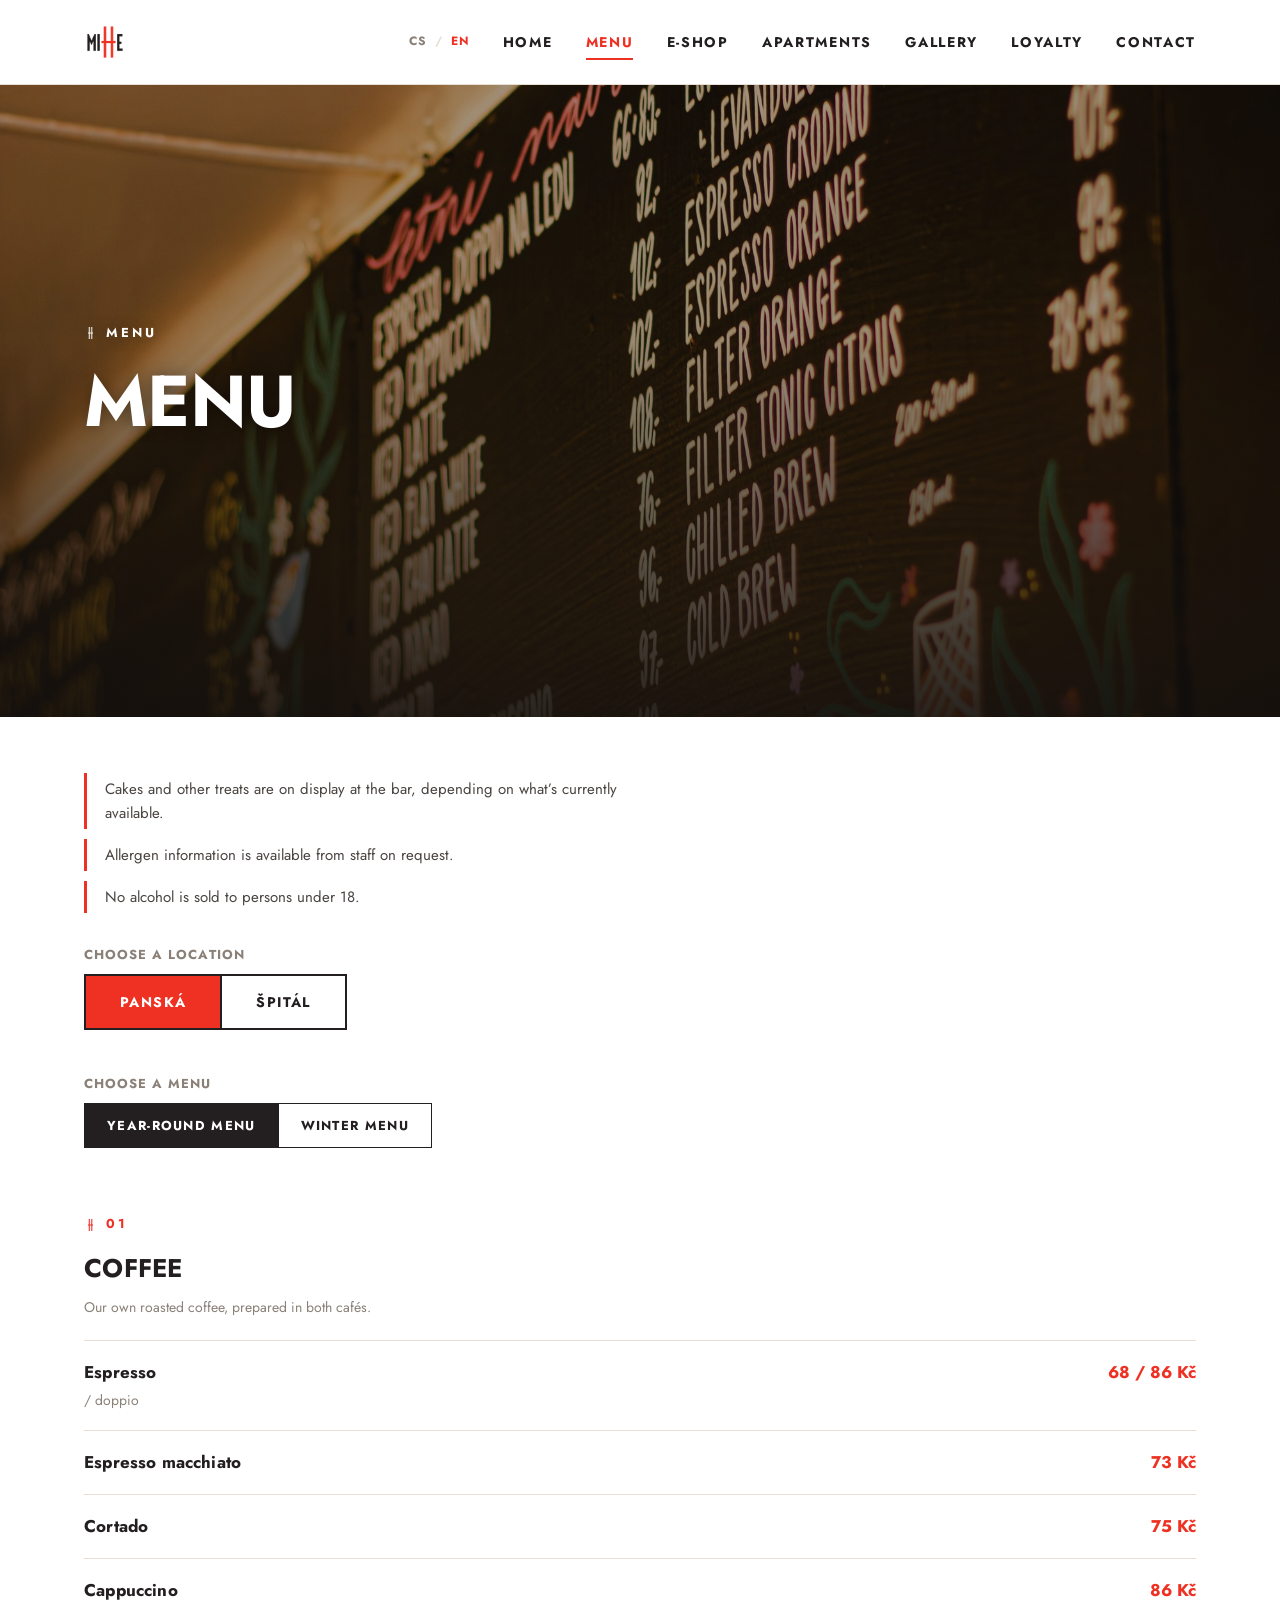
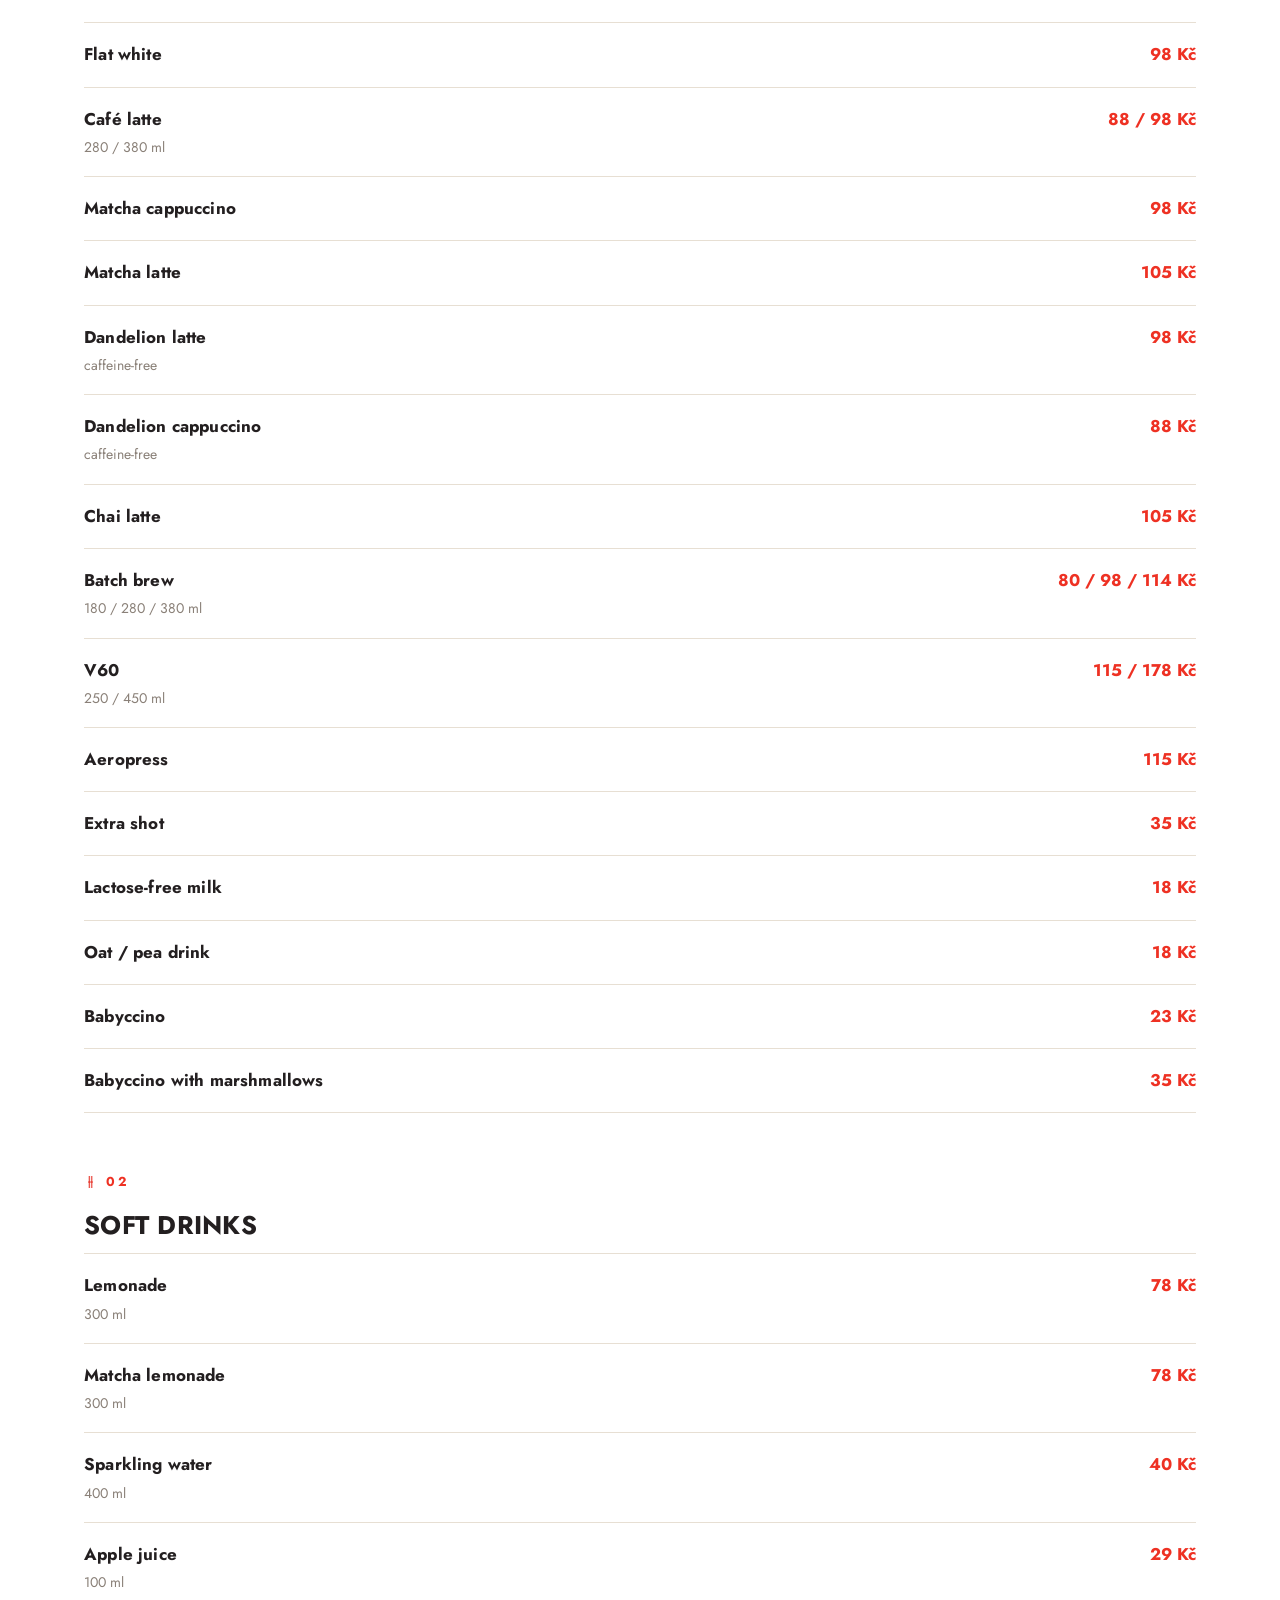
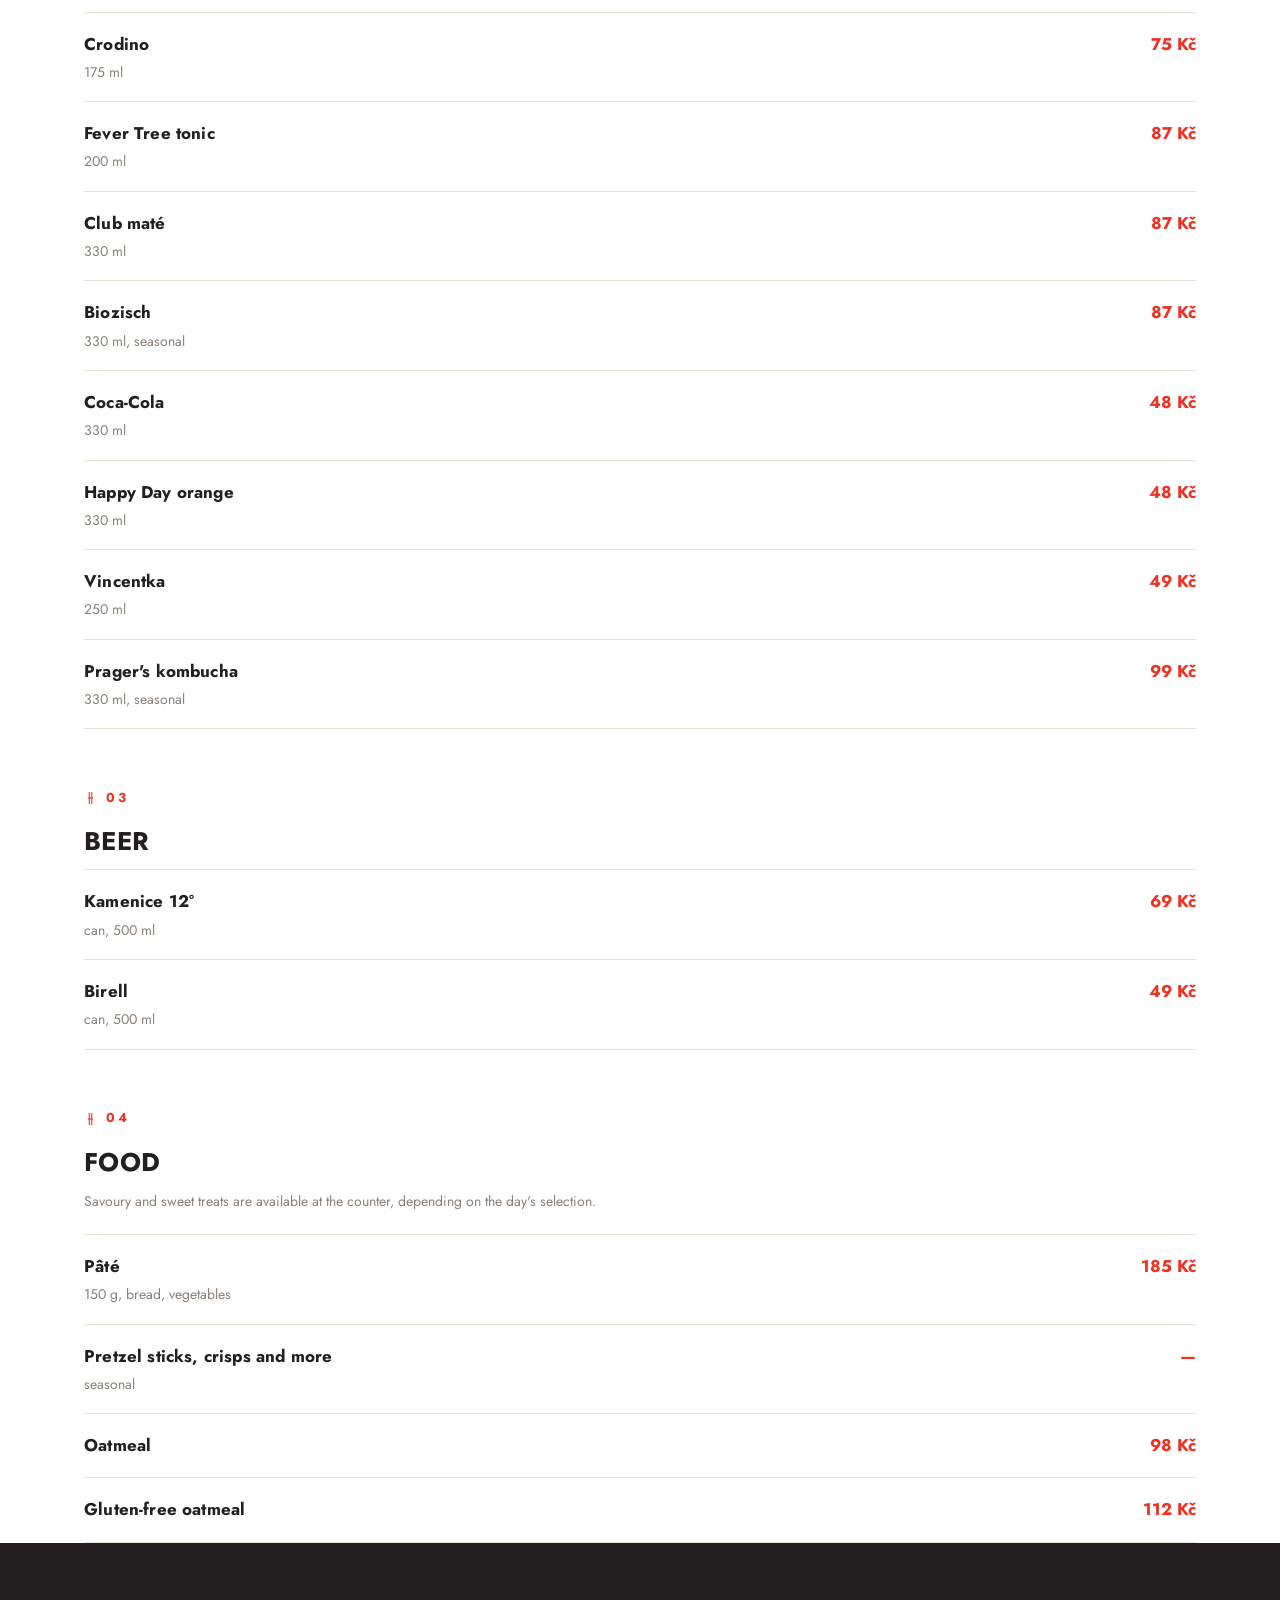
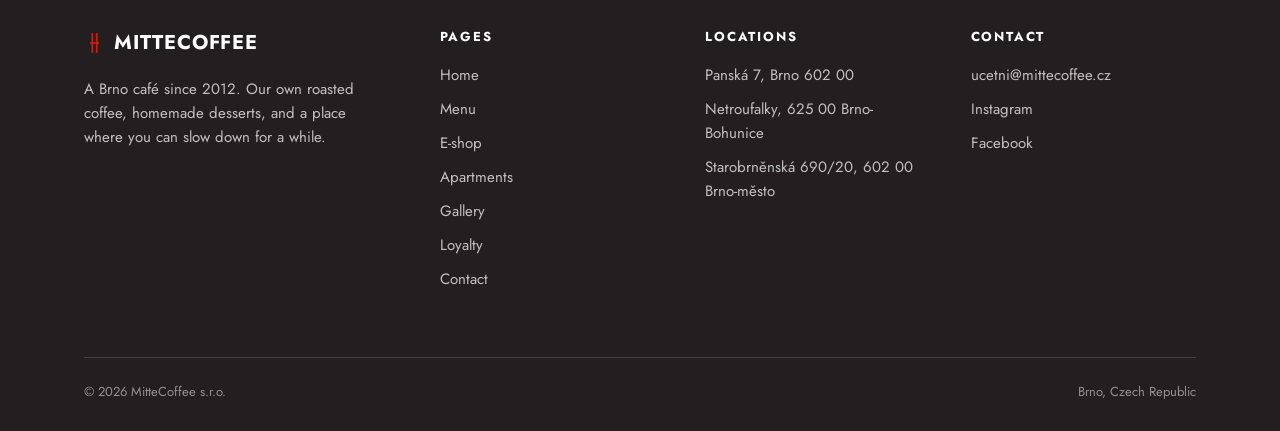
<file: en/menu.html>
<!doctype html>
<html lang="en">
<head>
<meta charset="UTF-8">
<meta name="viewport" content="width=device-width, initial-scale=1">
<title>Menu — MitteCoffee Brno</title>
<meta name="description" content="The MitteCoffee menu by location: Panská and Špitál, year-round and winter menu. Our own roasted coffee and honest ingredients.">
<link rel="canonical" href="https://www.mitte.cz/en/menu.html">
<link rel="alternate" hreflang="cs" href="https://www.mitte.cz/menu.html">
<link rel="alternate" hreflang="en" href="https://www.mitte.cz/en/menu.html">
<link rel="alternate" hreflang="x-default" href="https://www.mitte.cz/menu.html">
<link rel="preconnect" href="https://fonts.googleapis.com">
<link rel="preconnect" href="https://fonts.gstatic.com" crossorigin>
<link href="https://fonts.googleapis.com/css2?family=Jost:wght@400;700&display=swap" rel="stylesheet">
<link rel="stylesheet" href="../assets/css/style.css">
</head>
<body>

<header class="site-header">
  <div class="wrap">
    <a href="index.html" class="logo"><img src="../assets/img/brand/logo_mitte.png" alt="MitteCoffee"></a>
    <div class="nav-right">
      <div class="lang-switch"><a href="../menu.html">CS</a><span class="sep">/</span><a href="#" aria-current="true">EN</a></div>
      <button class="nav-toggle" aria-label="Open menu" aria-expanded="false">
        <svg viewBox="0 0 24 24" fill="none" stroke="currentColor" stroke-width="2"><path d="M3 6h18M3 12h18M3 18h18"/></svg>
      </button>
      <nav class="main-nav">
        <ul>
          <li><a href="index.html">Home</a></li>
          <li><a href="menu.html" aria-current="page">Menu</a></li>
          <li><a href="eshop.html">E-shop</a></li>
          <li><a href="apartments.html">Apartments</a></li>
          <li><a href="gallery.html">Gallery</a></li>
          <li><a href="club.html">Loyalty</a></li>
          <li><a href="contacts.html">Contact</a></li>
        </ul>
      </nav>
    </div>
  </div>
</header>

<main>

  <section class="hero" style="min-height: 52vh;">
    <img src="../assets/img/hero/menu-hero.jpg" alt="Hand-painted menu board at MitteCoffee">
    <div class="hero-inner wrap">
      <span class="eyebrow"><span class="mark"></span>Menu</span>
      <h1 class="display" style="font-size:clamp(40px,7vw,72px);">Menu</h1>
    </div>
  </section>

  <section style="padding-top:56px; padding-bottom:0;">
    <div class="wrap">
      <div class="menu-note">Cakes and other treats are on display at the bar, depending on what&rsquo;s currently available.</div>
      <div class="menu-note">Allergen information is available from staff on request.</div>
      <div class="menu-note">No alcohol is sold to persons under 18.</div>

      <span class="tab-label" style="margin-top:32px;">Choose a location</span>
      <div class="menu-tabs menu-tabs--primary" role="tablist" data-group="location" style="margin-top:8px;">
        <button role="tab" aria-selected="true" data-target="loc-panska">Panská</button>
        <button role="tab" aria-selected="false" data-target="loc-spital">Špitál</button>
      </div>
    </div>
  </section>

  <!-- ================= PANSKÁ ================= -->
  <div class="menu-season is-active" data-group="location" id="loc-panska">
    <div class="wrap" style="padding-top:36px;">
      <span class="tab-label">Choose a menu</span>
      <div class="menu-tabs" role="tablist" data-group="panska-season" style="margin-top:8px;">
        <button role="tab" aria-selected="true" data-target="panska-stala">Year-round menu</button>
        <button role="tab" aria-selected="false" data-target="panska-zimni">Winter menu</button>
      </div>
    </div>

    <div class="menu-season is-active" data-group="panska-season" id="panska-stala">
      <div class="wrap">
        <div class="menu-group" id="panska-kava">
          <span class="eyebrow"><span class="mark"></span>01</span>
          <h3 class="h3" style="margin-top:10px;">Coffee</h3>
          <span class="group-sub">Our own roasted coffee, prepared in both cafés.</span>
          <ul class="item-list">
            <li class="item-card"><span class="name">Espresso <span class="desc">/ doppio</span></span><span class="price">68 / 86 Kč</span></li>
            <li class="item-card"><span class="name">Espresso macchiato</span><span class="price">73 Kč</span></li>
            <li class="item-card"><span class="name">Cortado</span><span class="price">75 Kč</span></li>
            <li class="item-card"><span class="name">Cappuccino</span><span class="price">86 Kč</span></li>
            <li class="item-card"><span class="name">Flat white</span><span class="price">98 Kč</span></li>
            <li class="item-card"><span class="name">Café latte <span class="desc">280 / 380 ml</span></span><span class="price">88 / 98 Kč</span></li>
            <li class="item-card"><span class="name">Matcha cappuccino</span><span class="price">98 Kč</span></li>
            <li class="item-card"><span class="name">Matcha latte</span><span class="price">105 Kč</span></li>
            <li class="item-card"><span class="name">Dandelion latte <span class="desc">caffeine-free</span></span><span class="price">98 Kč</span></li>
            <li class="item-card"><span class="name">Dandelion cappuccino <span class="desc">caffeine-free</span></span><span class="price">88 Kč</span></li>
            <li class="item-card"><span class="name">Chai latte</span><span class="price">105 Kč</span></li>
            <li class="item-card"><span class="name">Batch brew <span class="desc">180 / 280 / 380 ml</span></span><span class="price">80 / 98 / 114 Kč</span></li>
            <li class="item-card"><span class="name">V60 <span class="desc">250 / 450 ml</span></span><span class="price">115 / 178 Kč</span></li>
            <li class="item-card"><span class="name">Aeropress</span><span class="price">115 Kč</span></li>
            <li class="item-card"><span class="name">Extra shot</span><span class="price">35 Kč</span></li>
            <li class="item-card"><span class="name">Lactose-free milk</span><span class="price">18 Kč</span></li>
            <li class="item-card"><span class="name">Oat / pea drink</span><span class="price">18 Kč</span></li>
            <li class="item-card"><span class="name">Babyccino</span><span class="price">23 Kč</span></li>
            <li class="item-card"><span class="name">Babyccino with marshmallows</span><span class="price">35 Kč</span></li>
          </ul>
        </div>

        <div class="menu-group" id="panska-nealko">
          <span class="eyebrow"><span class="mark"></span>02</span>
          <h3 class="h3" style="margin-top:10px;">Soft drinks</h3>
          <ul class="item-list">
            <li class="item-card"><span class="name">Lemonade <span class="desc">300 ml</span></span><span class="price">78 Kč</span></li>
            <li class="item-card"><span class="name">Matcha lemonade <span class="desc">300 ml</span></span><span class="price">78 Kč</span></li>
            <li class="item-card"><span class="name">Sparkling water <span class="desc">400 ml</span></span><span class="price">40 Kč</span></li>
            <li class="item-card"><span class="name">Apple juice <span class="desc">100 ml</span></span><span class="price">29 Kč</span></li>
            <li class="item-card"><span class="name">Crodino <span class="desc">175 ml</span></span><span class="price">75 Kč</span></li>
            <li class="item-card"><span class="name">Fever Tree tonic <span class="desc">200 ml</span></span><span class="price">87 Kč</span></li>
            <li class="item-card"><span class="name">Club maté <span class="desc">330 ml</span></span><span class="price">87 Kč</span></li>
            <li class="item-card"><span class="name">Biozisch <span class="desc">330 ml, seasonal</span></span><span class="price">87 Kč</span></li>
            <li class="item-card"><span class="name">Coca-Cola <span class="desc">330 ml</span></span><span class="price">48 Kč</span></li>
            <li class="item-card"><span class="name">Happy Day orange <span class="desc">330 ml</span></span><span class="price">48 Kč</span></li>
            <li class="item-card"><span class="name">Vincentka <span class="desc">250 ml</span></span><span class="price">49 Kč</span></li>
            <li class="item-card"><span class="name">Prager's kombucha <span class="desc">330 ml, seasonal</span></span><span class="price">99 Kč</span></li>
          </ul>
        </div>

        <div class="menu-group" id="panska-pivo">
          <span class="eyebrow"><span class="mark"></span>03</span>
          <h3 class="h3" style="margin-top:10px;">Beer</h3>
          <ul class="item-list">
            <li class="item-card"><span class="name">Kamenice 12° <span class="desc">can, 500 ml</span></span><span class="price">69 Kč</span></li>
            <li class="item-card"><span class="name">Birell <span class="desc">can, 500 ml</span></span><span class="price">49 Kč</span></li>
          </ul>
        </div>

        <div class="menu-group" id="panska-jidlo">
          <span class="eyebrow"><span class="mark"></span>04</span>
          <h3 class="h3" style="margin-top:10px;">Food</h3>
          <span class="group-sub">Savoury and sweet treats are available at the counter, depending on the day's selection.</span>
          <ul class="item-list">
            <li class="item-card"><span class="name">Pâté <span class="desc">150 g, bread, vegetables</span></span><span class="price">185 Kč</span></li>
            <li class="item-card"><span class="name">Pretzel sticks, crisps and more <span class="desc">seasonal</span></span><span class="price">—</span></li>
            <li class="item-card"><span class="name">Oatmeal</span><span class="price">98 Kč</span></li>
            <li class="item-card"><span class="name">Gluten-free oatmeal</span><span class="price">112 Kč</span></li>
          </ul>
        </div>
      </div>
    </div>

    <div class="menu-season" data-group="panska-season" id="panska-zimni">
      <div class="wrap">
        <div class="menu-group" style="padding-top:0;">
          <span class="eyebrow"><span class="mark"></span>01</span>
          <h3 class="h3" style="margin-top:10px;">Hot drinks</h3>
          <span class="group-sub">Our winter seasonal menu.</span>
          <ul class="item-list">
            <li class="item-card"><span class="name">Moccacino</span><span class="price">95 Kč</span></li>
            <li class="item-card"><span class="name">Chai matcha latte</span><span class="price">119 Kč</span></li>
            <li class="item-card"><span class="name">Raspberry chai latte</span><span class="price">105 Kč</span></li>
            <li class="item-card"><span class="name">Maple latte</span><span class="price">105 Kč</span></li>
            <li class="item-card"><span class="name">Maple matcha latte</span><span class="price">129 Kč</span></li>
            <li class="item-card"><span class="name">Honey cinnamon coffee</span><span class="price">99 Kč</span></li>
            <li class="item-card"><span class="name">Pumpkin spice latte</span><span class="price">119 Kč</span></li>
            <li class="item-card"><span class="name">Yuzu maracuja tea</span><span class="price">89 Kč</span></li>
            <li class="item-card"><span class="name">Yuzu maracuja matcha tea</span><span class="price">119 Kč</span></li>
            <li class="item-card"><span class="name">Hot chocolate</span><span class="price">95 Kč</span></li>
            <li class="item-card"><span class="name">Mulled apple juice</span><span class="price">89 Kč</span></li>
            <li class="item-card"><span class="name">Ginger tea</span><span class="price">79 Kč</span></li>
            <li class="item-card"><span class="name">Fresh ginger tea with strawberries</span><span class="price">99 Kč</span></li>
          </ul>
        </div>

        <div class="menu-group">
          <span class="eyebrow"><span class="mark"></span>02</span>
          <h3 class="h3" style="margin-top:10px;">Alcoholic drinks</h3>
          <ul class="item-list">
            <li class="item-card"><span class="name">Mulled wine</span><span class="price">109 Kč</span></li>
            <li class="item-card"><span class="name">Hot chocolate with Baileys</span><span class="price">149 Kč</span></li>
            <li class="item-card"><span class="name">Baileys <span class="desc">0.04 l</span></span><span class="price">90 Kč</span></li>
            <li class="item-card"><span class="name">Honey Baron <span class="desc">0.04 l</span></span><span class="price">90 Kč</span></li>
          </ul>
        </div>
      </div>
    </div>
  </div>

  <!-- ================= ŠPITÁL ================= -->
  <div class="menu-season" data-group="location" id="loc-spital">
    <div class="wrap" style="padding-top:36px;">
      <span class="tab-label">Choose a menu</span>
      <div class="menu-tabs" role="tablist" data-group="spital-season" style="margin-top:8px;">
        <button role="tab" aria-selected="true" data-target="spital-stala">Year-round menu</button>
        <button role="tab" aria-selected="false" data-target="spital-zimni">Winter menu</button>
      </div>
    </div>

    <div class="menu-season is-active" data-group="spital-season" id="spital-stala">
      <div class="wrap">
        <div class="menu-group" id="spital-kava">
          <span class="eyebrow"><span class="mark"></span>01</span>
          <h3 class="h3" style="margin-top:10px;">Coffee</h3>
          <span class="group-sub">Our own roasted coffee, prepared in both cafés.</span>
          <ul class="item-list">
            <li class="item-card"><span class="name">Espresso <span class="desc">/ doppio</span></span><span class="price">68 / 86 Kč</span></li>
            <li class="item-card"><span class="name">Espresso macchiato</span><span class="price">73 Kč</span></li>
            <li class="item-card"><span class="name">Cortado</span><span class="price">75 Kč</span></li>
            <li class="item-card"><span class="name">Cappuccino</span><span class="price">86 Kč</span></li>
            <li class="item-card"><span class="name">Flat white</span><span class="price">98 Kč</span></li>
            <li class="item-card"><span class="name">Café latte <span class="desc">280 / 380 ml</span></span><span class="price">88 / 98 Kč</span></li>
            <li class="item-card"><span class="name">Matcha cappuccino</span><span class="price">98 Kč</span></li>
            <li class="item-card"><span class="name">Matcha latte</span><span class="price">105 Kč</span></li>
            <li class="item-card"><span class="name">Dandelion latte <span class="desc">caffeine-free</span></span><span class="price">98 Kč</span></li>
            <li class="item-card"><span class="name">Dandelion cappuccino <span class="desc">caffeine-free</span></span><span class="price">88 Kč</span></li>
            <li class="item-card"><span class="name">Chai latte</span><span class="price">105 Kč</span></li>
            <li class="item-card"><span class="name">Batch brew <span class="desc">180 / 280 / 380 ml</span></span><span class="price">80 / 98 / 114 Kč</span></li>
            <li class="item-card"><span class="name">V60 <span class="desc">250 / 450 ml</span></span><span class="price">115 / 178 Kč</span></li>
            <li class="item-card"><span class="name">Aeropress</span><span class="price">115 Kč</span></li>
            <li class="item-card"><span class="name">Extra shot</span><span class="price">35 Kč</span></li>
            <li class="item-card"><span class="name">Lactose-free milk</span><span class="price">18 Kč</span></li>
            <li class="item-card"><span class="name">Oat / pea drink</span><span class="price">18 Kč</span></li>
            <li class="item-card"><span class="name">Babyccino</span><span class="price">23 Kč</span></li>
            <li class="item-card"><span class="name">Babyccino with marshmallows</span><span class="price">35 Kč</span></li>
          </ul>
        </div>

        <div class="menu-group" id="spital-nealko">
          <span class="eyebrow"><span class="mark"></span>02</span>
          <h3 class="h3" style="margin-top:10px;">Soft drinks</h3>
          <ul class="item-list">
            <li class="item-card"><span class="name">Lemonade <span class="desc">300 ml</span></span><span class="price">78 Kč</span></li>
            <li class="item-card"><span class="name">Matcha lemonade <span class="desc">300 ml</span></span><span class="price">78 Kč</span></li>
            <li class="item-card"><span class="name">Sparkling water <span class="desc">400 ml</span></span><span class="price">40 Kč</span></li>
            <li class="item-card"><span class="name">Apple juice <span class="desc">100 ml</span></span><span class="price">29 Kč</span></li>
            <li class="item-card"><span class="name">Crodino <span class="desc">175 ml</span></span><span class="price">75 Kč</span></li>
            <li class="item-card"><span class="name">Fever Tree tonic <span class="desc">200 ml</span></span><span class="price">87 Kč</span></li>
            <li class="item-card"><span class="name">Club maté <span class="desc">330 ml</span></span><span class="price">87 Kč</span></li>
            <li class="item-card"><span class="name">Biozisch <span class="desc">330 ml, seasonal</span></span><span class="price">87 Kč</span></li>
            <li class="item-card"><span class="name">Coca-Cola <span class="desc">330 ml</span></span><span class="price">48 Kč</span></li>
            <li class="item-card"><span class="name">Happy Day orange <span class="desc">330 ml</span></span><span class="price">48 Kč</span></li>
            <li class="item-card"><span class="name">Vincentka <span class="desc">250 ml</span></span><span class="price">49 Kč</span></li>
            <li class="item-card"><span class="name">Prager's kombucha <span class="desc">330 ml, seasonal</span></span><span class="price">99 Kč</span></li>
          </ul>
        </div>

        <div class="menu-group" id="spital-jidlo">
          <span class="eyebrow"><span class="mark"></span>03</span>
          <h3 class="h3" style="margin-top:10px;">Food</h3>
          <span class="group-sub">Savoury and sweet treats are available at the counter, depending on the day's selection.</span>
          <ul class="item-list">
            <li class="item-card"><span class="name">Pâté <span class="desc">150 g, bread, vegetables</span></span><span class="price">185 Kč</span></li>
            <li class="item-card"><span class="name">Pretzel sticks, crisps and more <span class="desc">seasonal</span></span><span class="price">—</span></li>
            <li class="item-card"><span class="name">Oatmeal</span><span class="price">98 Kč</span></li>
            <li class="item-card"><span class="name">Gluten-free oatmeal</span><span class="price">112 Kč</span></li>
          </ul>
        </div>
      </div>
    </div>

    <div class="menu-season" data-group="spital-season" id="spital-zimni">
      <div class="wrap">
        <div class="menu-group" style="padding-top:0;">
          <span class="eyebrow"><span class="mark"></span>01</span>
          <h3 class="h3" style="margin-top:10px;">Hot drinks</h3>
          <span class="group-sub">Our winter seasonal menu.</span>
          <ul class="item-list">
            <li class="item-card"><span class="name">Moccacino</span><span class="price">95 Kč</span></li>
            <li class="item-card"><span class="name">Honey cinnamon coffee</span><span class="price">99 Kč</span></li>
            <li class="item-card"><span class="name">Maple latte</span><span class="price">105 Kč</span></li>
            <li class="item-card"><span class="name">Maple matcha latte</span><span class="price">129 Kč</span></li>
            <li class="item-card"><span class="name">Raspberry chai latte</span><span class="price">105 Kč</span></li>
            <li class="item-card"><span class="name">Mulled apple juice</span><span class="price">89 Kč</span></li>
            <li class="item-card"><span class="name">Ginger tea</span><span class="price">79 Kč</span></li>
            <li class="item-card"><span class="name">Pumpkin spice latte</span><span class="price">119 Kč</span></li>
            <li class="item-card"><span class="name">Hot chocolate</span><span class="price">95 Kč</span></li>
          </ul>
        </div>
      </div>
    </div>
  </div>

</main>

<footer class="site-footer">
  <div class="wrap">
    <div class="footer-grid">
      <div>
        <div class="footer-brand"><span class="mark"></span>MitteCoffee</div>
        <p style="max-width:32ch; font-size:15px;">A Brno café since 2012. Our own roasted coffee, homemade desserts, and a place where you can slow down for a while.</p>
      </div>
      <div>
        <h4>Pages</h4>
        <ul class="footer-list">
          <li><a href="index.html">Home</a></li>
          <li><a href="menu.html">Menu</a></li>
          <li><a href="eshop.html">E-shop</a></li>
          <li><a href="apartments.html">Apartments</a></li>
          <li><a href="gallery.html">Gallery</a></li>
          <li><a href="club.html">Loyalty</a></li>
          <li><a href="contacts.html">Contact</a></li>
        </ul>
      </div>
      <div>
        <h4>Locations</h4>
        <ul class="footer-list">
          <li>Panská 7, Brno 602 00</li>
          <li>Netroufalky, 625 00 Brno-Bohunice</li>
          <li>Starobrněnská 690/20, 602 00 Brno-město</li>
        </ul>
      </div>
      <div>
        <h4>Contact</h4>
        <ul class="footer-list">
          <li><a href="mailto:ucetni@mittecoffee.cz">ucetni@mittecoffee.cz</a></li>
          <li><a href="https://www.instagram.com/mittecoffee.brno/" target="_blank" rel="noopener">Instagram</a></li>
          <li><a href="https://www.facebook.com/profile.php?id=61590465910133" target="_blank" rel="noopener">Facebook</a></li>
        </ul>
      </div>
    </div>
    <div class="footer-bottom">
      <span>© <span data-year>2026</span> MitteCoffee s.r.o.</span>
      <span>Brno, Czech Republic</span>
    </div>
  </div>
</footer>

<script src="../assets/js/main.js"></script>
</body>
</html>
</file>
<file: assets/css/style.css>
/* ==========================================================================
   MitteCoffee — design tokens & base
   Font: Gill Sans (brand spec). Colours sampled directly from the MITTE
   logo: red #EE3123, ink #231F20. White + red dominant, ink as accent.
   ========================================================================== */

@media (prefers-color-scheme: dark) {
  :root { color-scheme: light; }
}

:root{
  --red: #EE3123;
  --red-dark: #B81E12;
  --red-tint: #FBE3E0;
  --ink: #231F20;
  --ink-soft: #4A4441;
  --paper: #FFFFFF;
  --cream: #FBF7F1;
  --line: #E7DFD3;
  --muted: #8A8078;

  --font: 'Jost', 'Gill Sans MT', 'Gill Sans', Corbel, Calibri, 'Trebuchet MS', sans-serif;

  --wrap: 1240px;
  --gutter: clamp(20px, 5vw, 64px);

  --ease: cubic-bezier(.22,.7,.24,1);
}

*, *::before, *::after{ box-sizing: border-box; }
html{ scroll-behavior: smooth; }
@media (prefers-reduced-motion: reduce){
  html{ scroll-behavior: auto; }
  *, *::before, *::after{ animation-duration: 0.01ms !important; animation-iteration-count: 1 !important; transition-duration: 0.01ms !important; scroll-behavior: auto !important; }
}

body{
  margin: 0;
  font-family: var(--font);
  color: var(--ink);
  background: var(--paper);
  -webkit-font-smoothing: antialiased;
  font-size: 17px;
  line-height: 1.6;
}

img{ max-width: 100%; display: block; }
a{ color: inherit; }
h1,h2,h3,h4{ margin: 0; font-weight: 700; letter-spacing: -0.01em; }
p{ margin: 0; }
ul{ margin: 0; padding: 0; list-style: none; }
button{ font-family: inherit; }

:focus-visible{
  outline: 2px solid var(--red);
  outline-offset: 3px;
}

.wrap{
  max-width: var(--wrap);
  margin: 0 auto;
  padding-left: var(--gutter);
  padding-right: var(--gutter);
}

.eyebrow{
  display: inline-flex;
  align-items: center;
  gap: 10px;
  font-size: 13px;
  font-weight: 700;
  letter-spacing: .22em;
  text-transform: uppercase;
  color: var(--red);
}
.eyebrow .mark{ width: 12px; height: 12px; }

.mark{
  display: inline-block;
  width: 16px;
  height: 16px;
  background-image: url('../img/brand/pruhledné.png');
  background-size: contain;
  background-repeat: no-repeat;
  background-position: center;
  flex: none;
}

h1.display, .h1{
  font-size: clamp(40px, 6.4vw, 84px);
  line-height: 1.12;
  letter-spacing: -0.01em;
  text-transform: uppercase;
  font-weight: 700;
}
h2.display, .h2{
  font-size: clamp(30px, 4vw, 48px);
  line-height: 1.16;
  text-transform: uppercase;
  font-weight: 700;
}
h3.display, .h3{
  font-size: clamp(20px, 2vw, 26px);
  text-transform: uppercase;
  font-weight: 700;
  letter-spacing: .01em;
}

.lede{
  font-size: clamp(17px, 1.6vw, 20px);
  color: var(--ink-soft);
  max-width: 56ch;
}

.btn{
  display: inline-flex;
  align-items: center;
  gap: 10px;
  padding: 15px 30px;
  border: 1px solid var(--ink);
  background: var(--ink);
  color: var(--paper);
  text-decoration: none;
  font-weight: 700;
  letter-spacing: .06em;
  text-transform: uppercase;
  font-size: 14px;
  transition: background .2s var(--ease), color .2s var(--ease), border-color .2s var(--ease), transform .2s var(--ease);
}
.btn:hover{ background: var(--red); border-color: var(--red); color: #fff; transform: translateY(-1px); }
.btn.ghost{ background: transparent; color: var(--ink); border-color: var(--ink); }
.btn.ghost:hover{ background: var(--ink); color: var(--paper); }
.btn.on-dark{ border-color: #fff; background: #fff; color: var(--ink); }
.btn.on-dark:hover{ background: var(--red); border-color: var(--red); color: #fff; }

/* ---------------------------------- header --------------------------------- */
.site-header{
  position: sticky;
  top: 0;
  z-index: 100;
  border-bottom: 1px solid var(--line);
}
.site-header::before{
  content: '';
  position: absolute;
  inset: 0;
  z-index: -1;
  background: rgba(255,255,255,.92);
  backdrop-filter: saturate(140%) blur(10px);
}
.site-header .wrap{
  position: relative;
  display: flex;
  align-items: center;
  justify-content: space-between;
  height: 84px;
}
.logo{
  display: flex;
  align-items: center;
  height: 34px;
}
.logo img{ height: 100%; width: auto; }

.nav-right{
  display: flex;
  align-items: center;
  gap: clamp(16px, 2.4vw, 32px);
}

.lang-switch{
  display: flex;
  align-items: center;
  gap: 6px;
  font-size: 12px;
  font-weight: 700;
  letter-spacing: .08em;
}
.lang-switch a{
  text-decoration: none;
  color: var(--muted);
  padding: 4px 2px;
}
.lang-switch a:hover{ color: var(--ink); }
.lang-switch a[aria-current="true"]{ color: var(--red); }
.lang-switch .sep{ color: var(--line); }

.nav-toggle{
  display: none;
  background: none;
  border: none;
  cursor: pointer;
  padding: 8px;
  color: var(--ink);
}
.nav-toggle svg{ display: block; width: 26px; height: 26px; }

.main-nav ul{
  display: flex;
  gap: clamp(18px, 2.6vw, 40px);
}
.main-nav a{
  text-decoration: none;
  font-weight: 700;
  font-size: 14px;
  letter-spacing: .12em;
  text-transform: uppercase;
  color: var(--ink);
  padding: 6px 0;
  position: relative;
}
.main-nav a::after{
  content: '';
  position: absolute;
  left: 0; right: 100%;
  bottom: -2px;
  height: 2px;
  background: var(--red);
  transition: right .25s var(--ease);
}
.main-nav a:hover::after,
.main-nav a[aria-current="page"]::after{ right: 0; }
.main-nav a[aria-current="page"]{ color: var(--red); }

/* ------------------------------------ hero --------------------------------- */
.hero{
  position: relative;
  min-height: min(86vh, 780px);
  display: flex;
  align-items: flex-end;
  color: #fff;
  overflow: hidden;
}
.hero img{
  position: absolute;
  inset: 0;
  width: 100%; height: 100%;
  object-fit: cover;
  z-index: 0;
}
.hero::before{
  content: '';
  position: absolute;
  inset: 0;
  background: linear-gradient(180deg, rgba(18,15,14,.4) 0%, rgba(18,15,14,.42) 40%, rgba(18,15,14,.9) 100%);
  z-index: 1;
}
.hero-inner .eyebrow, .hero-inner h1{
  text-shadow: 0 1px 16px rgba(0,0,0,.4);
}
.hero-inner .lede{
  text-shadow: 0 1px 4px rgba(0,0,0,.6);
}
.hero-inner{
  position: relative;
  z-index: 2;
  padding-bottom: clamp(90px, 13vw, 160px);
  padding-top: 120px;
  width: 100%;
}
.hero .eyebrow{ color: #fff; }
.hero .eyebrow .mark{ filter: brightness(0) invert(1); }
.hero h1{
  margin-top: 14px;
}
.hero-h1{
  font-size: clamp(32px, 5.8vw, 76px);
}
.hero-h1 .line{
  display: block;
  line-height: 1.16;
  white-space: nowrap;
}
.hero-h1 .line + .line{
  margin-top: 0.3em;
}
@media (max-width: 640px){
  .hero-h1 .line{ white-space: normal; }
}
.hero .lede{
  color: rgba(255,255,255,.86);
  margin-top: 20px;
}
.hero-cta{
  margin-top: 34px;
  display: flex;
  gap: 14px;
  flex-wrap: wrap;
}

.hero-split{
  display: flex;
  align-items: center;
  justify-content: center;
  gap: clamp(14px, 3vw, 40px);
  text-align: center;
}
.hero-split .mark-divider{
  width: 20px;
  height: clamp(48px, 8vw, 92px);
  background-image: url('../img/brand/pruhledné.png');
  background-size: contain;
  background-repeat: no-repeat;
  background-position: center;
  filter: brightness(0) invert(1);
  flex: none;
}

/* --------------------------------- sections -------------------------------- */
section{ padding: clamp(64px, 9vw, 120px) 0; }
.section-cream{ background: var(--cream); }
.section-ink{ background: var(--ink); color: #fff; }
.section-ink .eyebrow{ color: var(--red); }
.section-ink .muted{ color: rgba(255,255,255,.62); }

.section-head{
  display: flex;
  justify-content: space-between;
  align-items: flex-end;
  gap: 24px;
  margin-bottom: clamp(32px, 5vw, 56px);
  flex-wrap: wrap;
}
.section-head .lede{ margin-top: 14px; }

.muted{ color: var(--muted); }

/* ----------------------------------- grids ---------------------------------- */
.grid{ display: grid; gap: 28px; }
.grid-2{ grid-template-columns: repeat(2, 1fr); }
.grid-3{ grid-template-columns: repeat(3, 1fr); }
.grid-4{ grid-template-columns: repeat(4, 1fr); }
@media (max-width: 900px){
  .grid-3{ grid-template-columns: repeat(2, 1fr); }
  .grid-4{ grid-template-columns: repeat(2, 1fr); }
}
@media (max-width: 560px){
  .grid-2, .grid-3, .grid-4{ grid-template-columns: 1fr; }
}

/* --------------------------------- location cards --------------------------- */
.loc-card{
  position: relative;
  overflow: hidden;
  color: #fff;
  aspect-ratio: 4/5;
  text-decoration: none;
  display: flex;
  flex-direction: column;
  justify-content: flex-end;
  padding: 28px;
}
.loc-card img{
  position: absolute; inset: 0; width: 100%; height: 100%; object-fit: cover;
  transition: transform .6s var(--ease);
}
.loc-card::before{
  content: '';
  position: absolute; inset: 0;
  background: linear-gradient(180deg, rgba(18,15,14,.4) 0%, rgba(18,15,14,.42) 40%, rgba(18,15,14,.9) 100%);
}
.loc-card .tag, .loc-card h3, .loc-card .addr, .loc-card .go{
  text-shadow: 0 1px 12px rgba(0,0,0,.55);
}
.loc-card:hover img{ transform: scale(1.05); }
.loc-card .tag{
  position: relative;
  font-size: 12px; font-weight: 700; letter-spacing: .18em; text-transform: uppercase; color: var(--red);
}
.loc-card h3{ position: relative; margin-top: 8px; color: #fff; }
.loc-card .addr{ position: relative; margin-top: 8px; font-size: 15px; color: rgba(255,255,255,.82); }
.loc-card .go{
  position: relative;
  margin-top: 16px;
  display: inline-flex;
  align-items: center;
  gap: 8px;
  font-size: 13px;
  font-weight: 700;
  letter-spacing: .1em;
  text-transform: uppercase;
  color: #fff;
}

/* ------------------------------------ menu teaser card ---------------------- */
.item-card{
  border-top: 1px solid var(--line);
  padding: 18px 0;
  display: flex;
  justify-content: space-between;
  gap: 20px;
  align-items: baseline;
}
.item-card .name{ font-weight: 700; letter-spacing: .01em; }
.item-card .desc{ display:block; font-size: 14px; color: var(--muted); margin-top: 3px; font-weight: 400; text-transform: none; letter-spacing: 0; }
.item-card .price{
  white-space: nowrap;
  font-weight: 700;
  color: var(--red);
}
.item-list .item-card:last-child{ border-bottom: 1px solid var(--line); }

@media (max-width: 520px){
  .item-card{
    justify-content: flex-start;
    column-gap: 12px;
    flex-wrap: wrap;
  }
  .item-card .name{ flex: 0 1 auto; }
}

/* --------------------------------------- stat row ---------------------------- */
.stat-row{
  display: flex;
  flex-wrap: wrap;
  gap: clamp(28px, 6vw, 80px);
}
.stat .num{
  font-size: clamp(36px, 4.4vw, 56px);
  font-weight: 700;
  color: var(--red);
  line-height: 1;
}
.stat .label{
  margin-top: 8px;
  font-size: 13px;
  letter-spacing: .1em;
  text-transform: uppercase;
  color: var(--muted);
}

/* -------------------------------------- promo band ---------------------------- */
.promo{
  background: var(--red);
  color: #fff;
  padding: clamp(48px, 8vw, 88px) 0;
}
.promo-inner{
  display: flex;
  align-items: center;
  justify-content: space-between;
  gap: 32px;
  flex-wrap: wrap;
}
.promo h2{ color: #fff; }
.promo .lede{ color: rgba(255,255,255,.88); }

/* ----------------------------------------- footer ------------------------------ */
.site-footer{
  background: var(--ink);
  color: rgba(255,255,255,.72);
  padding: clamp(56px, 7vw, 84px) 0 28px;
}
.footer-grid{
  display: grid;
  grid-template-columns: 1.4fr 1fr 1fr 1fr;
  gap: 40px;
}
@media (max-width: 800px){ .footer-grid{ grid-template-columns: 1fr 1fr; } }
@media (max-width: 480px){ .footer-grid{ grid-template-columns: 1fr; } }
.footer-brand{
  display: flex;
  align-items: center;
  gap: 10px;
  color: #fff;
  font-weight: 700;
  font-size: 20px;
  letter-spacing: .04em;
  text-transform: uppercase;
  margin-bottom: 18px;
}
.footer-brand .mark{ width: 20px; height: 20px; filter: none; }
.site-footer h4{
  color: #fff;
  font-size: 13px;
  letter-spacing: .14em;
  text-transform: uppercase;
  margin-bottom: 16px;
}
.site-footer a{ text-decoration: none; }
.site-footer a:hover{ color: #fff; }
.footer-list li{ margin-bottom: 10px; font-size: 15px; }
.footer-bottom{
  margin-top: 56px;
  padding-top: 24px;
  border-top: 1px solid rgba(255,255,255,.14);
  display: flex;
  justify-content: space-between;
  gap: 12px;
  flex-wrap: wrap;
  font-size: 13px;
  color: rgba(255,255,255,.5);
}

/* =========================================================================
   Page: Menu
   ========================================================================= */
.menu-tabs{
  display: inline-flex;
  border: 1px solid var(--ink);
  margin-bottom: 8px;
}
.menu-tabs button{
  border: none;
  background: transparent;
  padding: 12px 22px;
  font-weight: 700;
  font-size: 13px;
  letter-spacing: .1em;
  text-transform: uppercase;
  cursor: pointer;
  color: var(--ink);
}
.menu-tabs button + button{ border-left: 1px solid var(--ink); }
.menu-tabs button[aria-selected="true"]{ background: var(--ink); color: #fff; }
.menu-tabs--primary{ border-width: 2px; }
.menu-tabs--primary button{ padding: 16px 34px; font-size: 14px; }
.menu-tabs--primary button[aria-selected="true"]{ background: var(--red); border-color: var(--red); }
.menu-tabs--primary button + button{ border-left: 2px solid var(--ink); }

.tab-label{
  display: block;
  color: var(--muted);
  font-size: 13px;
  font-weight: 700;
  letter-spacing: .08em;
  text-transform: uppercase;
}

.menu-season{ display: none; }
.menu-season.is-active{ display: block; }

.menu-note{
  border-left: 3px solid var(--red);
  padding: 4px 0 4px 18px;
  color: var(--ink-soft);
  font-size: 15px;
  max-width: 62ch;
}
.menu-note + .menu-note{ margin-top: 10px; }

.menu-cats{
  display: flex;
  flex-wrap: wrap;
  gap: 10px;
  position: sticky;
  top: 85px;
  background: var(--paper);
  padding: 18px 0;
  z-index: 20;
  border-bottom: 1px solid var(--line);
}
.menu-cats a{
  text-decoration: none;
  border: 1px solid var(--line);
  border-radius: 999px;
  padding: 9px 18px;
  font-size: 13px;
  font-weight: 700;
  letter-spacing: .04em;
  text-transform: uppercase;
  color: var(--ink);
  transition: all .2s var(--ease);
}
.menu-cats a:hover{ border-color: var(--red); color: var(--red); }
.menu-cats[hidden]{ display: none; }

.menu-group{ padding-top: 56px; scroll-margin-top: 160px; }
.menu-group h3{ margin-bottom: 6px; }
.menu-group .group-sub{ color: var(--muted); font-size: 14px; margin-bottom: 22px; display:block; }

/* =========================================================================
   Page: Gallery
   ========================================================================= */
.gallery-filters{
  display: flex;
  flex-wrap: wrap;
  gap: 10px;
  margin-bottom: 36px;
}
.gallery-filters button{
  border: 1px solid var(--line);
  background: transparent;
  border-radius: 999px;
  padding: 9px 18px;
  font-size: 13px;
  font-weight: 700;
  letter-spacing: .04em;
  text-transform: uppercase;
  cursor: pointer;
  color: var(--ink);
  transition: all .2s var(--ease);
}
.gallery-filters button:hover{ border-color: var(--red); color: var(--red); }
.gallery-filters button[aria-pressed="true"]{ background: var(--ink); border-color: var(--ink); color: #fff; }

.photo-grid{
  columns: 4 240px;
  column-gap: 14px;
}
.photo-grid figure{
  margin: 0 0 14px;
  break-inside: avoid;
  overflow: hidden;
  position: relative;
  cursor: zoom-in;
}
.photo-grid img{
  width: 100%;
  display: block;
  transition: transform .5s var(--ease);
}
.photo-grid figure:hover img{ transform: scale(1.04); }
@media (max-width: 700px){ .photo-grid{ columns: 2 160px; } }

.lightbox{
  position: fixed; inset: 0;
  background: rgba(20,17,16,.94);
  display: none;
  align-items: center;
  justify-content: center;
  z-index: 300;
  padding: 40px;
}
.lightbox.is-open{ display: flex; }
.lightbox img{ max-width: 100%; max-height: 86vh; margin: 0 auto; }
.lightbox-close, .lightbox-prev, .lightbox-next{
  position: absolute;
  background: none;
  border: none;
  color: #fff;
  cursor: pointer;
  padding: 10px;
}
.lightbox-close{ top: 18px; right: 18px; }
.lightbox-close svg, .lightbox-prev svg, .lightbox-next svg{ width: 28px; height: 28px; }
.lightbox-prev{ left: 8px; top: 50%; transform: translateY(-50%); }
.lightbox-next{ right: 8px; top: 50%; transform: translateY(-50%); }
.lightbox-caption{
  position: absolute;
  bottom: 22px; left: 0; right: 0;
  text-align: center;
  color: rgba(255,255,255,.7);
  font-size: 13px;
  letter-spacing: .06em;
  text-transform: uppercase;
}

/* =========================================================================
   Page: Apartments
   ========================================================================= */
.amenity-list li{
  display: flex;
  align-items: flex-start;
  gap: 12px;
  padding: 14px 0;
  border-top: 1px solid var(--line);
  font-size: 15px;
}
.amenity-list li:last-child{ border-bottom: 1px solid var(--line); }
.amenity-list .mark{ margin-top: 5px; }

/* =========================================================================
   Page: Contacts
   ========================================================================= */
.contact-card{ padding-top: 8px; }
.contact-card + .contact-card{ margin-top: 44px; padding-top: 44px; border-top: 1px solid var(--line); }
.contact-card h3{ margin-bottom: 4px; }
.contact-card .addr{ color: var(--ink-soft); margin-top: 10px; font-size: 16px; }
.contact-card iframe{ width: 100%; height: 320px; border: 0; margin-top: 24px; filter: grayscale(0.15); }
.contact-links{ margin-top: 18px; display: flex; gap: 16px; flex-wrap: wrap; }
.contact-links a{
  text-decoration: none;
  font-weight: 700;
  font-size: 14px;
  letter-spacing: .04em;
  border-bottom: 1px solid var(--red);
  padding-bottom: 2px;
}

/* =========================================================================
   Responsive nav
   ========================================================================= */
@media (max-width: 860px){
  .nav-toggle{ display: block; }
  .main-nav{
    position: fixed;
    inset: 84px 0 0 0;
    background: var(--paper);
    transform: translateY(-8px);
    opacity: 0;
    pointer-events: none;
    transition: opacity .2s var(--ease), transform .2s var(--ease);
    overflow-y: auto;
  }
  .main-nav.is-open{ opacity: 1; transform: translateY(0); pointer-events: auto; }
  .main-nav ul{ flex-direction: column; gap: 0; padding: 8px var(--gutter) 40px; }
  .main-nav a{ display: block; padding: 18px 0; border-bottom: 1px solid var(--line); font-size: 16px; }
  .main-nav a::after{ display: none; }
}

/* =========================================================================
   Page: E-shop
   ========================================================================= */
.eshop-banner{
  background: var(--cream);
  border-left: 3px solid var(--red);
  padding: 16px 20px;
  font-size: 14px;
  color: var(--ink-soft);
  max-width: 76ch;
}
.eshop-banner strong{ color: var(--ink); }

.product-grid{
  display: grid;
  grid-template-columns: repeat(3, 1fr);
  gap: 28px;
}
@media (max-width: 900px){ .product-grid{ grid-template-columns: repeat(2, 1fr); } }
@media (max-width: 560px){ .product-grid{ grid-template-columns: 1fr; } }

.product-card{
  display: flex;
  flex-direction: column;
}
.product-card .shot{
  aspect-ratio: 4/5;
  overflow: hidden;
  background: var(--cream);
}
.product-card .shot img{
  width: 100%; height: 100%; object-fit: cover;
  transition: transform .5s var(--ease);
}
.product-card:hover .shot img{ transform: scale(1.04); }
.product-card .origin{
  margin-top: 16px;
  font-size: 12px;
  font-weight: 700;
  letter-spacing: .1em;
  text-transform: uppercase;
  color: var(--red);
}
.product-card .pname{
  margin-top: 6px;
  font-size: 19px;
  font-weight: 700;
  letter-spacing: -0.01em;
}
.product-card .notes{
  margin-top: 6px;
  font-size: 14px;
  color: var(--muted);
  line-height: 1.5;
}
.product-card .row{
  margin-top: 16px;
  display: flex;
  align-items: center;
  justify-content: space-between;
  gap: 12px;
}
.product-card .price{ font-weight: 700; color: var(--red); font-size: 17px; }
.add-to-cart{
  border: 1px solid var(--ink);
  background: transparent;
  color: var(--ink);
  font-weight: 700;
  font-size: 12px;
  letter-spacing: .08em;
  text-transform: uppercase;
  padding: 11px 16px;
  cursor: pointer;
  transition: all .2s var(--ease);
}
.add-to-cart:hover{ background: var(--ink); color: #fff; }
.add-to-cart[data-added="true"]{ background: var(--red); border-color: var(--red); color: #fff; }

/* ---- cart ---- */
.cart-table{ width: 100%; border-collapse: collapse; }
.cart-table th{
  text-align: left;
  font-size: 12px;
  letter-spacing: .08em;
  text-transform: uppercase;
  color: var(--muted);
  font-weight: 700;
  padding-bottom: 14px;
  border-bottom: 1px solid var(--line);
}
.cart-table td{
  padding: 18px 0;
  border-bottom: 1px solid var(--line);
  vertical-align: middle;
}
.cart-table .cart-name{ font-weight: 700; }
.cart-table .cart-origin{ font-size: 13px; color: var(--muted); margin-top: 2px; }
.qty-stepper{
  display: inline-flex;
  align-items: center;
  border: 1px solid var(--line);
}
.qty-stepper button{
  width: 32px; height: 32px;
  border: none;
  background: transparent;
  font-size: 16px;
  cursor: pointer;
  color: var(--ink);
}
.qty-stepper button:hover{ color: var(--red); }
.qty-stepper span{ width: 28px; text-align: center; font-weight: 700; font-size: 14px; }
.cart-remove{
  background: none; border: none; cursor: pointer;
  color: var(--muted); font-size: 13px; text-decoration: underline;
}
.cart-remove:hover{ color: var(--red); }
.cart-linetotal{ font-weight: 700; white-space: nowrap; }
.cart-empty{ color: var(--muted); padding: 32px 0; }

.cart-summary{
  margin-top: 24px;
  display: flex;
  justify-content: flex-end;
}
.cart-summary-box{ width: 100%; max-width: 320px; }
.cart-summary-row{
  display: flex; justify-content: space-between;
  padding: 8px 0;
  font-size: 15px;
}
.cart-summary-row.total{
  border-top: 1px solid var(--line);
  margin-top: 8px; padding-top: 14px;
  font-weight: 700; font-size: 18px;
}
.cart-summary-row.total .amount{ color: var(--red); }

/* ---- checkout ---- */
.delivery-options{ display: grid; gap: 12px; }
.delivery-option{
  display: flex;
  align-items: flex-start;
  gap: 14px;
  border: 1px solid var(--line);
  padding: 16px 18px;
  cursor: pointer;
  transition: border-color .2s var(--ease);
}
.delivery-option:hover{ border-color: var(--ink); }
.delivery-option input{ margin-top: 4px; accent-color: var(--red); }
.delivery-option .dname{ font-weight: 700; }
.delivery-option .ddesc{ font-size: 13px; color: var(--muted); margin-top: 2px; }
.delivery-option .dprice{ margin-left: auto; font-weight: 700; white-space: nowrap; }
.delivery-option:has(input:checked){ border-color: var(--red); background: var(--red-tint); }

.form-grid{ display: grid; grid-template-columns: 1fr 1fr; gap: 18px; }
@media (max-width: 640px){ .form-grid{ grid-template-columns: 1fr; } }
.form-field{ display: flex; flex-direction: column; gap: 6px; }
.form-field.full{ grid-column: 1 / -1; }
.form-field label{
  font-size: 12px; font-weight: 700; letter-spacing: .06em;
  text-transform: uppercase; color: var(--muted);
}
.form-field input, .form-field textarea{
  border: 1px solid var(--line);
  padding: 12px 14px;
  font-family: var(--font);
  font-size: 15px;
  color: var(--ink);
  background: #fff;
}
.form-field input:focus, .form-field textarea:focus{
  outline: none;
  border-color: var(--red);
}
.form-field.hidden{ display: none; }

.checkout-note{
  font-size: 13px;
  color: var(--muted);
  margin-top: 18px;
}
.order-confirm{
  display: none;
  border: 1px solid var(--line);
  background: var(--cream);
  padding: 28px;
  margin-top: 24px;
}
.order-confirm.is-visible{ display: block; }
.order-confirm h3{ margin-bottom: 8px; }

/* fade-up reveal */
[data-reveal]{ opacity: 0; transform: translateY(18px); transition: opacity .7s var(--ease), transform .7s var(--ease); }
[data-reveal].is-visible{ opacity: 1; transform: translateY(0); }

/* ------------------------------------ věrnostní program (club.html) ---------- */
.club-stats{ margin-top: 44px; }
.club-steps{ list-style: none; margin: 0; padding: 0; counter-reset: none; }
.club-steps li{ border-top: 2px solid var(--ink); padding-top: 22px; }
.club-steps h3{ margin-top: 14px; }
.club-steps p{ margin-top: 10px; }
.club-step-num{
  display: inline-flex; align-items: center; justify-content: center;
  width: 44px; height: 44px; background: var(--red); color: #fff;
  font-weight: 700; font-size: 20px;
}
.club-note{ margin-top: 36px; font-size: 15px; }
.club-register a{ color: var(--red); }
#mitte-club iframe{ width: 100%; border: 0; display: block; }
</file>
